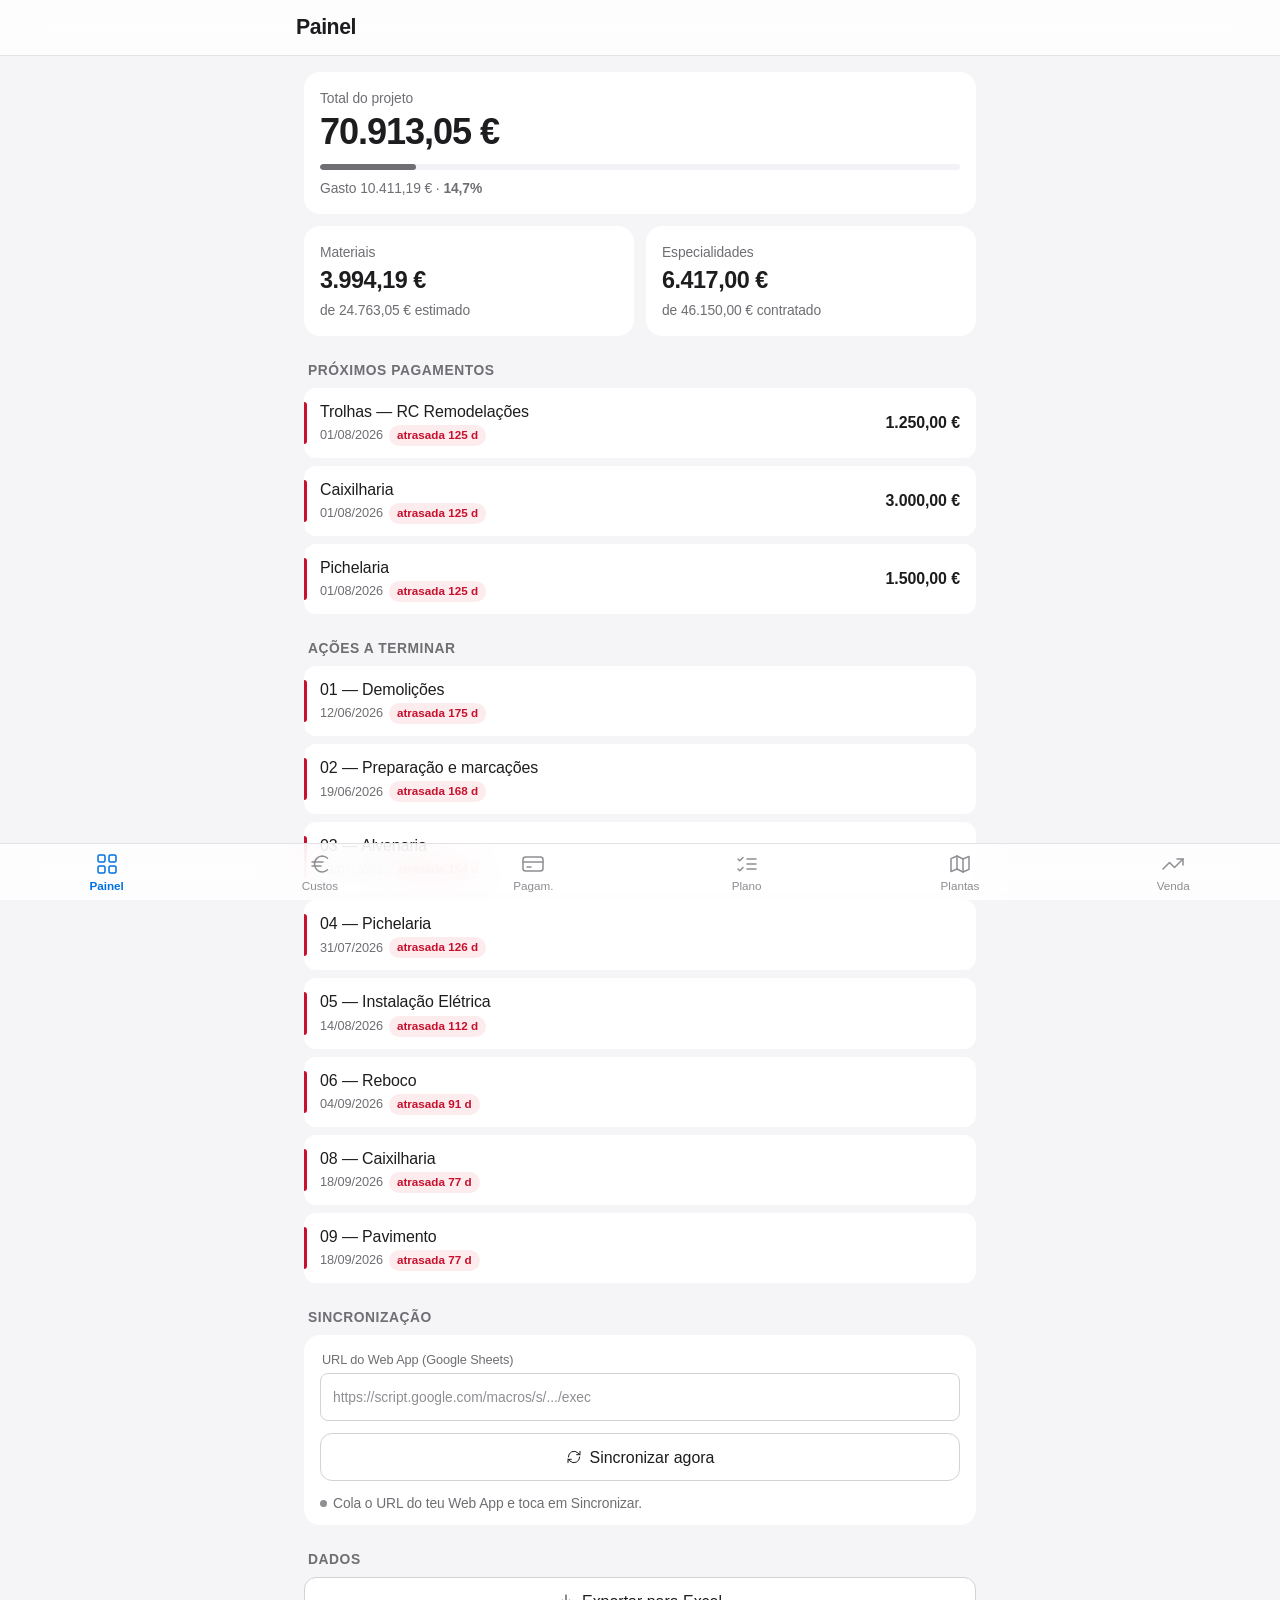
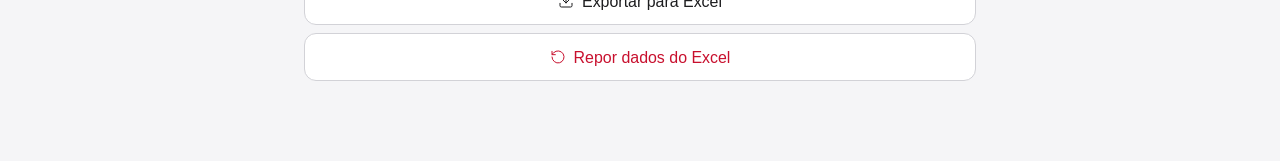
<file: obra/index.html>
<!DOCTYPE html>
<html lang="pt-PT">
<head>
  <meta charset="UTF-8">
  <!-- viewport-fit=cover para respeitar as safe-areas do iPhone -->
  <meta name="viewport" content="width=device-width, initial-scale=1.0, viewport-fit=cover, maximum-scale=5.0">
  <!-- a barra do sistema acompanha o tema claro/escuro -->
  <meta name="theme-color" content="#f5f5f7" media="(prefers-color-scheme: light)">
  <meta name="theme-color" content="#000000" media="(prefers-color-scheme: dark)">
  <meta name="color-scheme" content="light dark">
  <meta name="apple-mobile-web-app-capable" content="yes">
  <meta name="apple-mobile-web-app-status-bar-style" content="default">
  <title>Obra Bragança</title>
  <link rel="stylesheet" href="css/estilo.css">
</head>
<body>
  <!--
    Sprite de icones: traco monocromatico 1.5px, estilo SF Symbols / Lucide.
    Inline de proposito — mantem a app offline-first sem pedidos extra.
    Usar com <svg class="ic"><use href="#i-nome"></use></svg>
  -->
  <svg width="0" height="0" style="position:absolute" aria-hidden="true" focusable="false">
    <defs>
      <g id="s-base" fill="none" stroke="currentColor" stroke-width="1.5"
         stroke-linecap="round" stroke-linejoin="round"></g>
    </defs>
    <symbol id="i-painel" viewBox="0 0 24 24" fill="none" stroke="currentColor" stroke-width="1.5" stroke-linecap="round" stroke-linejoin="round">
      <rect x="3" y="3" width="7" height="7" rx="1.5"/><rect x="14" y="3" width="7" height="7" rx="1.5"/>
      <rect x="14" y="14" width="7" height="7" rx="1.5"/><rect x="3" y="14" width="7" height="7" rx="1.5"/>
    </symbol>
    <symbol id="i-custos" viewBox="0 0 24 24" fill="none" stroke="currentColor" stroke-width="1.5" stroke-linecap="round" stroke-linejoin="round">
      <path d="M4 10h11"/><path d="M4 14h9"/>
      <path d="M19.5 6.2A7.6 7.6 0 0 0 14.3 4 7.9 7.9 0 0 0 6.5 12c0 4.4 3.5 8 7.8 8a7.6 7.6 0 0 0 5.2-2.2"/>
    </symbol>
    <symbol id="i-pagamentos" viewBox="0 0 24 24" fill="none" stroke="currentColor" stroke-width="1.5" stroke-linecap="round" stroke-linejoin="round">
      <rect x="2" y="5" width="20" height="14" rx="2.5"/><path d="M2 10h20"/><path d="M6 15h4"/>
    </symbol>
    <symbol id="i-plano" viewBox="0 0 24 24" fill="none" stroke="currentColor" stroke-width="1.5" stroke-linecap="round" stroke-linejoin="round">
      <path d="m3 7 1.8 1.8L8 5.5"/><path d="m3 17 1.8 1.8L8 15.5"/>
      <path d="M12 7h9"/><path d="M12 12h9"/><path d="M12 17h9"/>
    </symbol>
    <symbol id="i-plantas" viewBox="0 0 24 24" fill="none" stroke="currentColor" stroke-width="1.5" stroke-linecap="round" stroke-linejoin="round">
      <path d="m9 4-6 2.6v13L9 17l6 3 6-2.6v-13L15 7z"/><path d="M9 4v13"/><path d="M15 7v13"/>
    </symbol>
    <symbol id="i-venda" viewBox="0 0 24 24" fill="none" stroke="currentColor" stroke-width="1.5" stroke-linecap="round" stroke-linejoin="round">
      <path d="M16 7h6v6"/><path d="m22 7-8.5 8.5-5-5L2 17"/>
    </symbol>

    <symbol id="i-mais" viewBox="0 0 24 24" fill="none" stroke="currentColor" stroke-width="1.75" stroke-linecap="round" stroke-linejoin="round">
      <path d="M5 12h14"/><path d="M12 5v14"/>
    </symbol>
    <symbol id="i-fechar" viewBox="0 0 24 24" fill="none" stroke="currentColor" stroke-width="1.75" stroke-linecap="round" stroke-linejoin="round">
      <path d="M18 6 6 18"/><path d="m6 6 12 12"/>
    </symbol>
    <symbol id="i-check" viewBox="0 0 24 24" fill="none" stroke="currentColor" stroke-width="2" stroke-linecap="round" stroke-linejoin="round">
      <path d="M20 6 9 17l-5-5"/>
    </symbol>
    <symbol id="i-seta" viewBox="0 0 24 24" fill="none" stroke="currentColor" stroke-width="1.75" stroke-linecap="round" stroke-linejoin="round">
      <path d="m9 18 6-6-6-6"/>
    </symbol>
    <symbol id="i-lixo" viewBox="0 0 24 24" fill="none" stroke="currentColor" stroke-width="1.5" stroke-linecap="round" stroke-linejoin="round">
      <path d="M3.5 6h17"/><path d="M18.5 6v13a2 2 0 0 1-2 2h-9a2 2 0 0 1-2-2V6"/>
      <path d="M9 6V4.5a1.5 1.5 0 0 1 1.5-1.5h3A1.5 1.5 0 0 1 15 4.5V6"/>
    </symbol>
    <symbol id="i-camara" viewBox="0 0 24 24" fill="none" stroke="currentColor" stroke-width="1.5" stroke-linecap="round" stroke-linejoin="round">
      <path d="M14.5 4h-5L7.5 7H4.5a2 2 0 0 0-2 2v8.5a2 2 0 0 0 2 2h15a2 2 0 0 0 2-2V9a2 2 0 0 0-2-2h-3z"/>
      <circle cx="12" cy="13" r="3.2"/>
    </symbol>
    <symbol id="i-sync" viewBox="0 0 24 24" fill="none" stroke="currentColor" stroke-width="1.5" stroke-linecap="round" stroke-linejoin="round">
      <path d="M3.5 12a8.5 8.5 0 0 1 14.4-6.1L21 8.5"/><path d="M21 3.5v5h-5"/>
      <path d="M20.5 12a8.5 8.5 0 0 1-14.4 6.1L3 15.5"/><path d="M3 20.5v-5h5"/>
    </symbol>
    <symbol id="i-descarregar" viewBox="0 0 24 24" fill="none" stroke="currentColor" stroke-width="1.5" stroke-linecap="round" stroke-linejoin="round">
      <path d="M21 15.5V19a2 2 0 0 1-2 2H5a2 2 0 0 1-2-2v-3.5"/><path d="m7.5 10.5 4.5 4.5 4.5-4.5"/><path d="M12 3v12"/>
    </symbol>
    <symbol id="i-repor" viewBox="0 0 24 24" fill="none" stroke="currentColor" stroke-width="1.5" stroke-linecap="round" stroke-linejoin="round">
      <path d="M3 12a9 9 0 1 0 2.6-6.4L3 8"/><path d="M3 3.5v5h5"/>
    </symbol>
    <symbol id="i-aviso" viewBox="0 0 24 24" fill="none" stroke="currentColor" stroke-width="1.5" stroke-linecap="round" stroke-linejoin="round">
      <path d="M10.3 4 3 17a2 2 0 0 0 1.7 3h14.6a2 2 0 0 0 1.7-3L13.7 4a2 2 0 0 0-3.4 0z"/>
      <path d="M12 9.5v4"/><path d="M12 17h.01"/>
    </symbol>
    <symbol id="i-ficheiro" viewBox="0 0 24 24" fill="none" stroke="currentColor" stroke-width="1.5" stroke-linecap="round" stroke-linejoin="round">
      <path d="M14.5 2.5H7a2 2 0 0 0-2 2v15a2 2 0 0 0 2 2h10a2 2 0 0 0 2-2V7z"/>
      <path d="M14 2.5V6a2 2 0 0 0 2 2h3.5"/><path d="M9 13h6"/><path d="M9 17h6"/>
    </symbol>
  </svg>

  <!-- Cabecalho: nome do ecra atual, sempre visivel -->
  <header class="cabecalho" id="cabecalho">
    <h1 class="cabecalho__titulo" id="titulo-ecra">Painel</h1>
  </header>

  <!-- Conteudo do ecra ativo -->
  <main class="conteudo" id="conteudo">
    <!-- preenchido por js/app.js -->
  </main>

  <!-- Barra de navegacao inferior fixa -->
  <nav class="tabbar" id="tabbar" aria-label="Navegação principal">
    <button class="tabbar__botao" data-ecra="painel" aria-label="Painel">
      <svg class="tabbar__icone ic" aria-hidden="true"><use href="#i-painel"></use></svg>
      <span class="tabbar__texto">Painel</span>
    </button>
    <button class="tabbar__botao" data-ecra="custos" aria-label="Custos">
      <svg class="tabbar__icone ic" aria-hidden="true"><use href="#i-custos"></use></svg>
      <span class="tabbar__texto">Custos</span>
    </button>
    <button class="tabbar__botao" data-ecra="pagamentos" aria-label="Pagamentos">
      <svg class="tabbar__icone ic" aria-hidden="true"><use href="#i-pagamentos"></use></svg>
      <span class="tabbar__texto">Pagam.</span>
    </button>
    <button class="tabbar__botao" data-ecra="cronograma" aria-label="Plano de ações">
      <svg class="tabbar__icone ic" aria-hidden="true"><use href="#i-plano"></use></svg>
      <span class="tabbar__texto">Plano</span>
    </button>
    <button class="tabbar__botao" data-ecra="plantas" aria-label="Plantas">
      <svg class="tabbar__icone ic" aria-hidden="true"><use href="#i-plantas"></use></svg>
      <span class="tabbar__texto">Plantas</span>
    </button>
    <button class="tabbar__botao" data-ecra="venda" aria-label="Venda">
      <svg class="tabbar__icone ic" aria-hidden="true"><use href="#i-venda"></use></svg>
      <span class="tabbar__texto">Venda</span>
    </button>
  </nav>

  <!-- SheetJS (local, sem CDN) para exportar Excel: define window.XLSX -->
  <script src="js/vendor/xlsx.mini.js"></script>
  <script type="module" src="js/app.js"></script>
</body>
</html>
</file>
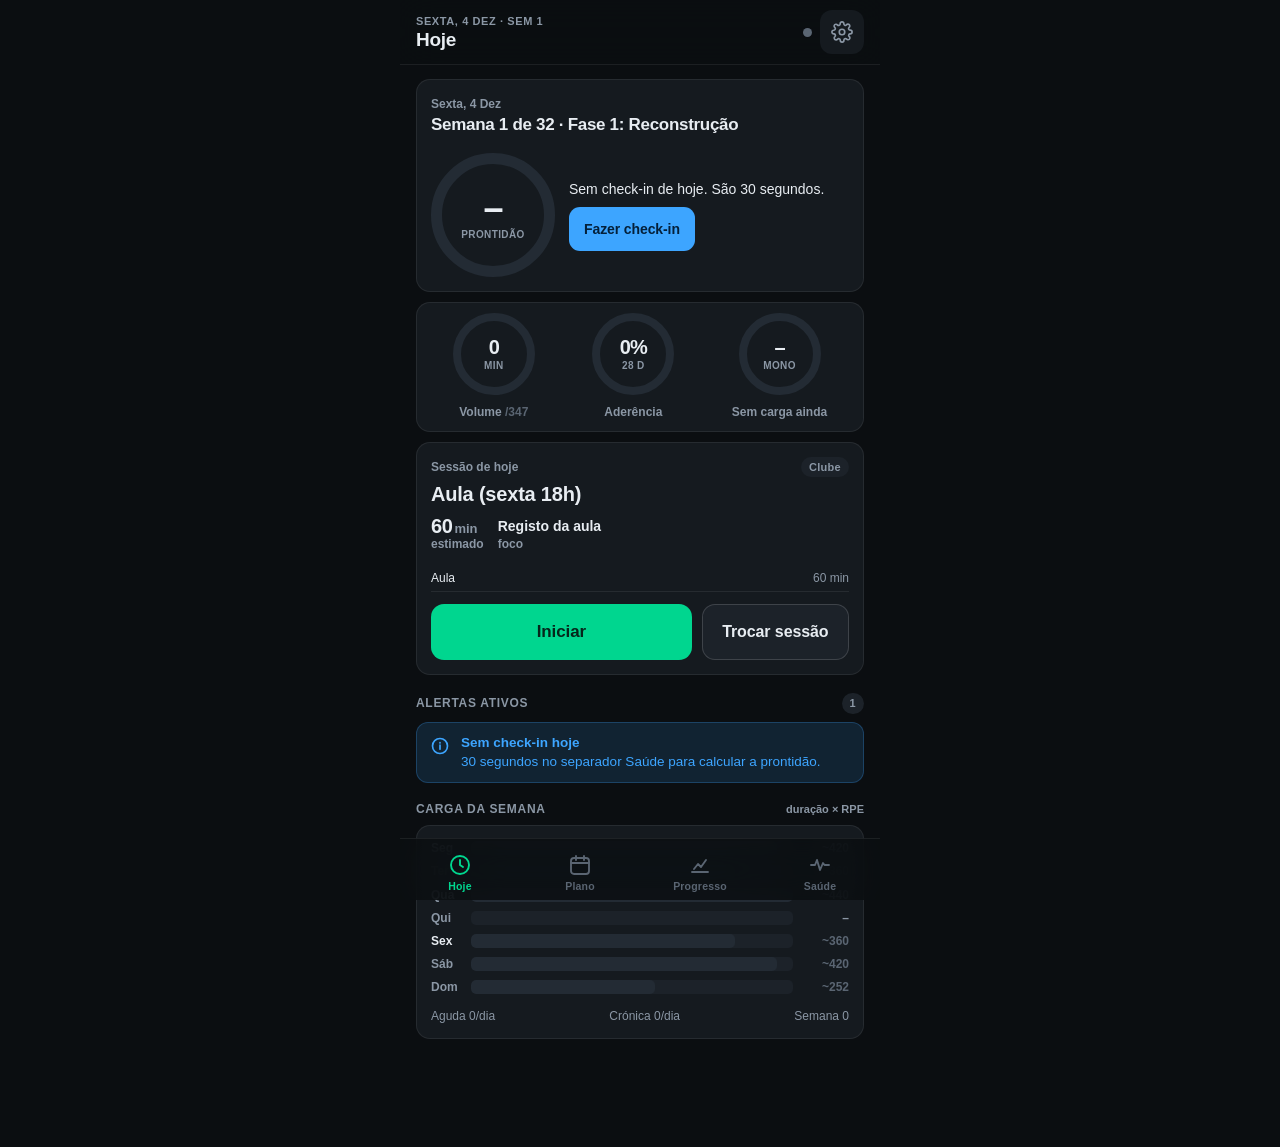
<file: tenis/index.html>
<!DOCTYPE html>
<html lang="pt" data-theme="dark">
<head>
<meta charset="UTF-8">
<title>Tennis Training OS</title>
<meta name="viewport" content="width=device-width, initial-scale=1, viewport-fit=cover, maximum-scale=1, user-scalable=no">
<meta name="apple-mobile-web-app-capable" content="yes">
<meta name="mobile-web-app-capable" content="yes">
<meta name="apple-mobile-web-app-status-bar-style" content="black-translucent">
<meta name="apple-mobile-web-app-title" content="Tennis OS">
<meta name="theme-color" content="#0B0E11">
<meta name="format-detection" content="telephone=no">
<link rel="apple-touch-icon" href="[data-uri]">
<style>
*{box-sizing:border-box;margin:0;padding:0;-webkit-tap-highlight-color:transparent}
:root{
  --bg:#0B0E11;--card:#151A1F;--card2:#1C2229;--card3:#232B34;
  --line:rgba(232,237,242,.08);--line2:rgba(232,237,242,.16);
  --text:#E8EDF2;--muted:#8B97A5;--dim:#5A6572;
  --green:#00D68F;--yellow:#FFC94D;--orange:#FF8A3D;--red:#FF5A5F;--blue:#3DA5FF;
  --green-bg:rgba(0,214,143,.14);--yellow-bg:rgba(255,201,77,.14);--orange-bg:rgba(255,138,61,.14);--red-bg:rgba(255,90,95,.14);--blue-bg:rgba(61,165,255,.14);
  --bar:rgba(11,14,17,.86);--on-accent:#06261B;
  --r:14px;--tab-h:62px;
  --font:-apple-system,BlinkMacSystemFont,"SF Pro Text","SF Pro Display","Helvetica Neue",Inter,Roboto,Arial,sans-serif;
}
[data-theme=light]{--bg:#EEF1F5;--card:#FFFFFF;--card2:#F3F5F8;--card3:#E7EBF0;--line:rgba(11,14,17,.08);--line2:rgba(11,14,17,.16);--text:#0B0E11;--muted:#4F5B68;--dim:#8B97A5;--bar:rgba(238,241,245,.88)}
html{background:var(--bg);-webkit-text-size-adjust:100%;height:100%;scroll-padding-top:72px;scroll-padding-bottom:calc(var(--tab-h) + env(safe-area-inset-bottom) + 16px)}
body{font-family:var(--font);background:var(--bg);color:var(--text);min-height:100%;-webkit-font-smoothing:antialiased;font-size:15px;line-height:1.35;overscroll-behavior-y:none;touch-action:manipulation}
button,input,select,textarea{font-family:inherit;color:inherit}
button{cursor:pointer;border:0;background:none}
input,textarea,select{font-size:16px}
#app{max-width:480px;margin:0 auto;min-height:100vh;padding-bottom:calc(var(--tab-h) + env(safe-area-inset-bottom) + 28px)}
.num{font-variant-numeric:tabular-nums;font-feature-settings:"tnum","lnum"}
.muted{color:var(--muted)}.dim{color:var(--dim)}.small{font-size:12px}.xs{font-size:11px}
.g{color:var(--green)}.y{color:var(--yellow)}.o{color:var(--orange)}.r{color:var(--red)}.b{color:var(--blue)}
.bg-g{background:var(--green-bg)}.bg-y{background:var(--yellow-bg)}.bg-o{background:var(--orange-bg)}.bg-r{background:var(--red-bg)}.bg-b{background:var(--blue-bg)}
.hide{display:none!important}
.row{display:flex;align-items:center;gap:10px}.between{justify-content:space-between}.wrap{flex-wrap:wrap}.col{display:flex;flex-direction:column}.grow{flex:1;min-width:0}
.center{text-align:center}.right{text-align:right}
.mt4{margin-top:4px}.mt8{margin-top:8px}.mt12{margin-top:12px}.mt16{margin-top:16px}.mb8{margin-bottom:8px}.mb12{margin-bottom:12px}

/* top bar */
.topbar{position:sticky;top:0;z-index:40;background:var(--bar);backdrop-filter:blur(18px) saturate(160%);-webkit-backdrop-filter:blur(18px) saturate(160%);padding:calc(env(safe-area-inset-top) + 10px) 16px 10px;display:flex;align-items:center;justify-content:space-between;border-bottom:1px solid var(--line)}
.topbar .eyebrow{font-size:11px;font-weight:600;letter-spacing:.6px;text-transform:uppercase;color:var(--muted)}
.topbar .title{font-size:19px;font-weight:700;letter-spacing:-.3px;line-height:1.15}
.iconbtn{width:44px;height:44px;border-radius:12px;display:inline-flex;align-items:center;justify-content:center;color:var(--muted);background:var(--card)}
.iconbtn:active{background:var(--card2)}
.iconbtn svg{width:22px;height:22px}

/* tab bar */
.tabbar{position:fixed;bottom:0;left:50%;transform:translateX(-50%);width:100%;max-width:480px;height:calc(var(--tab-h) + env(safe-area-inset-bottom));background:var(--bar);backdrop-filter:blur(18px) saturate(160%);-webkit-backdrop-filter:blur(18px) saturate(160%);border-top:1px solid var(--line);display:flex;padding:6px 0 env(safe-area-inset-bottom);z-index:40}
.tab{flex:1;display:flex;flex-direction:column;align-items:center;justify-content:center;gap:3px;color:var(--dim);font-size:10.5px;font-weight:600;letter-spacing:.2px;min-height:44px}
.tab svg{width:24px;height:24px}
.tab.active{color:var(--green)}

/* screens */
.screen{display:none;padding:14px 0 8px}
.screen.on{display:block;animation:fadeUp .22s cubic-bezier(.22,1,.36,1)}
@keyframes fadeUp{from{opacity:0;transform:translateY(8px)}to{opacity:1;transform:none}}
/* Sem transform: um ascendente com transform passa a ser o bloco de referência dos position:fixed
   que tem dentro. Usada onde há barras fixas por baixo (a de "Terminar sessão"), senão durante a
   animação a barra descola do fundo do ecrã e fica por cima da lista a apanhar os toques. */
@keyframes fadeIn{from{opacity:0}to{opacity:1}}
@keyframes slideUp{from{transform:translateY(24px);opacity:.6}to{transform:none;opacity:1}}
.sec{padding:0 16px;margin:18px 0 8px;font-size:12px;font-weight:700;letter-spacing:.7px;text-transform:uppercase;color:var(--muted);display:flex;justify-content:space-between;align-items:center}
.sec:first-child{margin-top:0}
.card{background:var(--card);border:1px solid var(--line);border-radius:var(--r);padding:14px;margin:0 16px 10px}
.card.tight{padding:10px 12px}
.card.flat{background:transparent;border-style:dashed}
.card h3{font-size:16px;font-weight:700;letter-spacing:-.2px}
.card h4{font-size:13px;font-weight:700;color:var(--muted);text-transform:uppercase;letter-spacing:.5px}
.kpi{font-size:34px;font-weight:700;letter-spacing:-1px;line-height:1}
.kpi.md{font-size:26px}.kpi.sm{font-size:20px;letter-spacing:-.4px}
.unit{font-size:13px;font-weight:600;color:var(--muted);margin-left:2px;letter-spacing:0}
.label{font-size:12px;color:var(--muted);font-weight:600}
.badge{display:inline-flex;align-items:center;gap:5px;padding:3px 8px;border-radius:999px;font-size:11px;font-weight:700;letter-spacing:.3px;background:var(--card2);color:var(--muted);white-space:nowrap}
.badge.g{background:var(--green-bg);color:var(--green)}.badge.y{background:var(--yellow-bg);color:var(--yellow)}.badge.r{background:var(--red-bg);color:var(--red)}.badge.b{background:var(--blue-bg);color:var(--blue)}.badge.o{background:var(--orange-bg);color:var(--orange)}
.dot{width:8px;height:8px;border-radius:50%;display:inline-block;flex:none}
.sync-dot{width:9px;height:9px;border-radius:50%;flex:none;background:var(--dim);transition:background .3s}
.sync-dot.ok{background:var(--green)}
.sync-dot.guardar,.sync-dot.ligar{background:var(--yellow);animation:blink 1s ease-in-out infinite}
.sync-dot.erro{background:var(--red)}
@keyframes blink{0%,100%{opacity:1}50%{opacity:.35}}

/* buttons */
.btn{min-height:50px;width:100%;border-radius:13px;font-weight:700;font-size:16px;display:inline-flex;align-items:center;justify-content:center;gap:8px;border:1px solid var(--line2);background:var(--card2);color:var(--text);padding:0 16px;letter-spacing:-.1px;transition:transform .08s}
.btn:active{transform:scale(.985)}
.btn.primary{background:var(--green);color:var(--on-accent);border-color:transparent}
.btn.blue{background:var(--blue);color:#04203A;border-color:transparent}
.btn.warn{background:var(--yellow);color:#2E2200;border-color:transparent}
.btn.danger{background:var(--red-bg);color:var(--red);border-color:transparent}
.btn.ghost{background:transparent}
.btn.sm{min-height:44px;font-size:14px;width:auto;padding:0 14px;border-radius:11px}
.btn.xs{min-height:36px;font-size:13px;width:auto;padding:0 12px;border-radius:10px}
.btn[disabled]{opacity:.45;pointer-events:none}
.btn-row{display:flex;gap:10px}.btn-row .btn{flex:1}

/* forms */
.field{margin-top:12px}
.field label{display:block;font-size:12px;font-weight:700;color:var(--muted);margin-bottom:6px;letter-spacing:.3px}
.input,textarea.input{width:100%;min-height:48px;background:var(--card2);border:1px solid var(--line2);border-radius:12px;padding:10px 12px;color:var(--text);outline:none;-webkit-appearance:none;appearance:none}
.input:focus{border-color:var(--blue)}
textarea.input{min-height:74px;resize:vertical;line-height:1.4}
input[type=date].input{color-scheme:dark}
[data-theme=light] input[type=date].input{color-scheme:light}
.seg{display:flex;gap:6px}
.seg button{flex:1;min-height:44px;border-radius:11px;background:var(--card2);border:1px solid var(--line);font-weight:700;font-size:15px;color:var(--muted)}
.seg button.on{background:var(--blue-bg);border-color:var(--blue);color:var(--blue)}
.seg.g button.on{background:var(--green-bg);border-color:var(--green);color:var(--green)}
.seg.scale button{font-size:14px;padding:0 4px}
.seg button small{display:block;font-size:10px;font-weight:600;opacity:.8;margin-top:1px}
.chips{display:flex;gap:8px;flex-wrap:wrap}
.chip{min-height:38px;padding:0 13px;border-radius:999px;background:var(--card2);border:1px solid var(--line);font-weight:600;font-size:14px;color:var(--muted);display:inline-flex;align-items:center}
.chip.on{background:var(--blue-bg);border-color:var(--blue);color:var(--blue)}
.stepper{display:inline-flex;align-items:center;gap:4px}
.stepper button{width:44px;height:44px;border-radius:11px;background:var(--card2);border:1px solid var(--line2);font-size:22px;font-weight:600;line-height:1;color:var(--text)}
.stepper button:active{background:var(--card3)}
.stepper .val{min-width:46px;text-align:center;font-size:22px;font-weight:700;letter-spacing:-.5px}
.stepper.sm button{width:38px;height:38px;font-size:18px}.stepper.sm .val{min-width:36px;font-size:18px}
.stepper.xs{gap:2px}.stepper.xs button{width:34px;height:40px;font-size:18px;border-radius:9px}.stepper.xs .val{min-width:30px;font-size:17px}
.rpe-grid{display:grid;grid-template-columns:repeat(5,1fr);gap:6px}
.rpe-grid button{min-height:52px;border-radius:11px;background:var(--card2);border:1px solid var(--line);font-weight:800;font-size:17px;color:var(--muted);display:flex;flex-direction:column;align-items:center;justify-content:center;gap:1px}
.rpe-grid button small{font-size:9px;font-weight:600;letter-spacing:.1px}
.rpe-grid button.on{color:var(--text);border-color:var(--text);background:var(--card3)}
.rpe-guia{margin-top:8px;border-top:1px solid var(--line);padding-top:8px}
.rpe-guia summary{font-size:12.5px;font-weight:700;color:var(--blue);cursor:pointer;min-height:32px;display:flex;align-items:center;list-style:none}
.rpe-guia summary::-webkit-details-marker{display:none}
.rpe-guia summary::before{content:"▸";margin-right:6px;transition:transform .15s;display:inline-block}
.rpe-guia[open] summary::before{transform:rotate(90deg)}
.rpe-guia td{vertical-align:top;padding:7px 4px}
.rpe-grid button.on.g{border-color:var(--green);color:var(--green)}.rpe-grid button.on.y{border-color:var(--yellow);color:var(--yellow)}.rpe-grid button.on.r{border-color:var(--red);color:var(--red)}
.opt{display:flex;align-items:center;gap:12px;padding:12px;border-radius:12px;background:var(--card2);border:1px solid var(--line);margin-top:8px;min-height:56px}
.opt:active{background:var(--card3)}
.opt .ico{width:36px;height:36px;border-radius:10px;display:flex;align-items:center;justify-content:center;flex:none;font-size:18px}
.opt b{display:block;font-size:15px}.opt span{font-size:12.5px;color:var(--muted)}
.fs-elapsed{font-size:13px;font-weight:700;color:var(--muted);padding:6px 10px;border-radius:9px;background:var(--card)}
.ghost-hint{font-size:11px;color:var(--dim);margin-top:2px}
.sub{font-size:11px;font-weight:800;letter-spacing:.8px;text-transform:uppercase;color:var(--muted)}
.numrow{display:flex;align-items:center;gap:8px;padding:9px 0;border-bottom:1px solid var(--line);min-height:56px}
.numrow:last-of-type{border-bottom:0}
.numrow .nl{font-size:15px;font-weight:600}
.numrow .nh{font-size:11.5px;color:var(--dim);margin-top:1px;line-height:1.25}
.numrow .nin{width:82px;min-height:46px;text-align:center;font-size:19px;font-weight:700;padding:6px 4px;flex:none}
.numrow .nu{font-size:12px;font-weight:700;color:var(--muted);width:34px;flex:none}
.chip.pain.p1{background:var(--yellow-bg);border-color:var(--yellow);color:var(--yellow)}
.chip.pain.p2{background:var(--red-bg);border-color:var(--red);color:var(--red)}
.shots{display:flex;gap:8px;flex-wrap:wrap}
.shot{position:relative;width:72px;height:104px;border-radius:10px;overflow:hidden;background:var(--card2);border:1px solid var(--line2);flex:none}
.shot img{width:100%;height:100%;object-fit:cover;display:block}
.shot-x{position:absolute;top:2px;right:2px;width:26px;height:26px;border-radius:50%;background:rgba(11,14,17,.8);color:var(--text);display:flex;align-items:center;justify-content:center}
.shot-x svg{width:14px;height:14px}
.shot.add{display:flex;align-items:center;justify-content:center;font-size:26px;color:var(--muted);border-style:dashed;cursor:pointer}
.shot-full{position:fixed;inset:0;z-index:120;background:rgba(0,0,0,.94);display:flex;align-items:center;justify-content:center;padding:16px}
.shot-full img{max-width:100%;max-height:100%;object-fit:contain;border-radius:8px}
input[type=range]{width:100%;-webkit-appearance:none;appearance:none;height:44px;background:transparent}
input[type=range]::-webkit-slider-runnable-track{height:6px;border-radius:3px;background:var(--card3)}
input[type=range]::-webkit-slider-thumb{-webkit-appearance:none;width:28px;height:28px;border-radius:50%;background:var(--text);margin-top:-11px;box-shadow:0 1px 4px rgba(0,0,0,.4)}
.toggle{width:52px;height:32px;border-radius:16px;background:var(--card3);position:relative;flex:none;border:1px solid var(--line2)}
.toggle::after{content:"";position:absolute;top:3px;left:3px;width:24px;height:24px;border-radius:50%;background:var(--muted);transition:transform .18s,background .18s}
.toggle.on{background:var(--green-bg);border-color:var(--green)}.toggle.on::after{transform:translateX(20px);background:var(--green)}
.check{width:28px;height:28px;border-radius:8px;border:2px solid var(--line2);display:inline-flex;align-items:center;justify-content:center;flex:none}
.check.on{background:var(--green);border-color:var(--green);color:var(--on-accent)}
.checkbtn{width:48px;height:48px;display:flex;align-items:center;justify-content:center;flex:none;border-radius:12px}
.checkbtn:active{background:var(--card2)}

/* rings */
.ring{position:relative;display:inline-block;flex:none}
.ring svg{display:block;transform:rotate(-90deg)}
.ring .fg{transition:stroke-dashoffset .9s cubic-bezier(.22,1,.36,1)}
.ring .txt{position:absolute;inset:0;display:flex;flex-direction:column;align-items:center;justify-content:center;text-align:center;line-height:1}
.ring .txt .v{font-weight:700;letter-spacing:-1px}
.ring .txt .l{font-size:10px;color:var(--muted);font-weight:700;letter-spacing:.4px;text-transform:uppercase;margin-top:4px}

/* bars */
.bars{display:flex;flex-direction:column;gap:7px}
.bar{display:flex;align-items:center;gap:10px;font-size:12px}
.bar .d{width:30px;color:var(--muted);font-weight:700}
.bar .track{flex:1;height:14px;background:var(--card2);border-radius:5px;position:relative;overflow:hidden}
.bar .plan{position:absolute;left:0;top:0;bottom:0;background:var(--card3);border-radius:5px}
.bar .fill{position:absolute;left:0;top:0;bottom:0;border-radius:5px;background:var(--blue);transition:width .8s cubic-bezier(.22,1,.36,1)}
.bar .v{width:46px;text-align:right;color:var(--muted);font-weight:600}
.bar.today .d{color:var(--text)}

/* alerts */
.alert{display:flex;gap:10px;align-items:flex-start;padding:11px 12px;border-radius:12px;margin:0 16px 8px;font-size:13.5px;line-height:1.35;border:1px solid transparent}
.alert .ic{flex:none;width:22px;height:22px;display:flex;align-items:center;justify-content:center;margin-top:1px}
.alert b{display:block;font-size:13.5px;margin-bottom:1px}
.alert.r{background:var(--red-bg);border-color:rgba(255,90,95,.25)}.alert.r .ic,.alert.r b{color:var(--red)}
.alert.y{background:var(--yellow-bg);border-color:rgba(255,201,77,.25)}.alert.y .ic,.alert.y b{color:var(--yellow)}
.alert.b{background:var(--blue-bg);border-color:rgba(61,165,255,.25)}.alert.b .ic,.alert.b b{color:var(--blue)}
.alert.g{background:var(--green-bg);border-color:rgba(0,214,143,.25)}.alert.g .ic,.alert.g b{color:var(--green)}
.alert.o{background:var(--orange-bg);border-color:rgba(255,138,61,.25)}.alert.o .ic,.alert.o b{color:var(--orange)}

/* calendar strip */
.weekstrip{display:grid;grid-template-columns:repeat(7,1fr);gap:6px;margin:0 16px 10px}
.day{background:var(--card);border:1px solid var(--line);border-radius:12px;padding:8px 2px 7px;text-align:center;min-height:74px;display:flex;flex-direction:column;align-items:center;gap:4px}
.day.sel{border-color:var(--blue)}
.day.today .dn{color:var(--green)}
.day .dn{font-size:10px;font-weight:700;color:var(--muted);letter-spacing:.3px}
.day .dd{font-size:15px;font-weight:700}
.day .st{width:22px;height:22px;border-radius:50%;display:flex;align-items:center;justify-content:center;font-size:12px;font-weight:800}
.st.done{background:var(--green);color:var(--on-accent)}.st.swapped{background:var(--yellow);color:#2E2200}.st.missed{background:var(--red-bg);color:var(--red)}.st.rest{background:var(--card2);color:var(--dim)}.st.today{border:2px solid var(--green);color:var(--green)}.st.upcoming{border:1.5px solid var(--line2);color:var(--dim)}.st.moved{background:var(--blue-bg);color:var(--blue)}
.day .sk{font-size:9.5px;color:var(--dim);font-weight:700;letter-spacing:.2px}

/* phases */
.phase{border-left:3px solid var(--line2);padding-left:12px;margin-left:2px}
.phase.on{border-left-color:var(--green)}
.phase.past{opacity:.6}
.plist{display:flex;flex-direction:column;gap:10px}
.pbar{height:6px;border-radius:3px;background:var(--card2);overflow:hidden;position:relative}
.pbar>i{position:absolute;left:0;top:0;bottom:0;background:var(--green);border-radius:3px;transition:width .8s cubic-bezier(.22,1,.36,1)}

/* lists */
.list{display:flex;flex-direction:column}
.list .item{display:flex;align-items:center;gap:12px;padding:12px 0;border-bottom:1px solid var(--line);min-height:52px}
.list .item:last-child{border-bottom:0}
.list .item.tap:active{opacity:.7}

/* sheets & overlays */
.backdrop{position:fixed;inset:0;background:rgba(0,0,0,.6);z-index:80;display:flex;align-items:flex-end;justify-content:center;animation:fadeIn .15s}
/* 90dvh (e não 90vh) porque no Safari do iPhone vh conta com as barras escondidas: a folha ficava
   mais alta que o ecrã visível e o botão principal caía por baixo da área tocável. */
.sheet{position:relative;background:var(--card);border-radius:22px 22px 0 0;width:100%;max-width:480px;max-height:90vh;max-height:90dvh;overflow:auto;padding:12px 16px 0;animation:slideUp .25s cubic-bezier(.22,1,.36,1);-webkit-overflow-scrolling:touch}
.sheet>*:last-child:not(.sheet-foot){margin-bottom:calc(18px + env(safe-area-inset-bottom))}
/* Rodapé colado ao fundo da folha: a ação principal fica sempre à vista, mesmo com a folha a rolar. */
.sheet-foot{position:sticky;bottom:0;margin:16px -16px 0;padding:12px 16px calc(14px + env(safe-area-inset-bottom));background:var(--card);border-top:1px solid var(--line);z-index:2}
.sheet-foot>*+*{margin-top:8px}
.sheet .grab{width:40px;height:5px;border-radius:3px;background:var(--line2);margin:0 auto 12px}
.sheet-x{position:absolute;top:10px;right:10px;width:34px;height:34px;border-radius:50%;background:var(--card2);color:var(--muted);display:flex;align-items:center;justify-content:center;z-index:1}
.sheet-x svg{width:16px;height:16px}
.sheet h2{font-size:20px;font-weight:800;letter-spacing:-.3px;margin-bottom:4px}
/* scroll-padding: ao abrir um exercício a app faz scrollIntoView; sem isto o cabeçalho do exercício
   ia parar por baixo da barra fixa de cima (ou da de baixo) e parecia que o toque não tinha feito nada. */
.fullscreen{position:fixed;inset:0;z-index:70;background:var(--bg);overflow:auto;-webkit-overflow-scrolling:touch;animation:fadeIn .22s cubic-bezier(.22,1,.36,1);scroll-padding-top:calc(70px + env(safe-area-inset-top));scroll-padding-bottom:calc(100px + env(safe-area-inset-bottom))}
/* folga por baixo maior que a barra de "Terminar sessão" (≈77px + área segura), senão o último
   exercício da lista fica por baixo dela e não há mais scroll para o tirar de lá. */
.fullscreen .inner{max-width:480px;margin:0 auto;padding-bottom:calc(150px + env(safe-area-inset-bottom))}
.fs-bar{position:sticky;top:0;z-index:5;background:var(--bar);backdrop-filter:blur(18px);-webkit-backdrop-filter:blur(18px);padding:calc(env(safe-area-inset-top) + 8px) 12px 8px;display:flex;align-items:center;gap:8px;border-bottom:1px solid var(--line)}
.fs-bar .title{font-weight:800;font-size:16px;flex:1;min-width:0;white-space:nowrap;overflow:hidden;text-overflow:ellipsis}
.fs-foot{position:fixed;bottom:0;left:50%;transform:translateX(-50%);width:100%;max-width:480px;padding:10px 16px calc(12px + env(safe-area-inset-bottom));background:var(--bar);backdrop-filter:blur(18px);-webkit-backdrop-filter:blur(18px);border-top:1px solid var(--line);z-index:6}
#toast{position:fixed;left:50%;bottom:calc(var(--tab-h) + env(safe-area-inset-bottom) + 18px);transform:translateX(-50%) translateY(20px);background:var(--card3);color:var(--text);padding:11px 16px;border-radius:12px;font-weight:600;font-size:14px;z-index:200;opacity:0;pointer-events:none;transition:all .25s;max-width:92%;text-align:center;border:1px solid var(--line2);box-shadow:0 8px 30px rgba(0,0,0,.45)}
#toast.show{opacity:1;transform:translateX(-50%) translateY(0)}

/* exercises (session) */
.ex{background:var(--card);border:1px solid var(--line);border-radius:var(--r);margin:0 16px 10px;overflow:hidden}
.ex.done{border-color:rgba(0,214,143,.35)}
.ex.blocked{opacity:.55}
.ex-head{display:flex;align-items:center;gap:12px;padding:12px;min-height:64px}
.ex-head .ill{width:88px;height:48px;flex:none;border-radius:10px;background:var(--card2);display:flex;align-items:center;justify-content:center;overflow:hidden;padding:2px}
.ex-head .ill svg{width:100%;height:100%}
.ex-head .ill svg text{display:none}
.ex-head .nm{font-weight:700;font-size:15px;line-height:1.2}
.ex-head .tg{font-size:12.5px;color:var(--muted);margin-top:3px}
.ex-head .chev{color:var(--dim);transition:transform .2s}
.ex.open .ex-head .chev{transform:rotate(180deg)}
.ex-body{display:none;padding:0 12px 14px;border-top:1px solid var(--line)}
.ex.open .ex-body{display:block}
.ill-big{width:100%;aspect-ratio:2/1;background:var(--card2);border-radius:12px;margin:12px 0;display:flex;align-items:center;justify-content:center;overflow:hidden}
.ill-big svg{width:100%;height:100%}
.tip{font-size:13.5px;color:var(--muted);line-height:1.4;margin-top:8px}
.tip b{color:var(--text)}
.tip.err{color:var(--text)}.tip.err b{color:var(--red)}
.tip.note{color:var(--text);background:var(--blue-bg);border-radius:10px;padding:9px 11px;font-size:13px}
.tip.note b{color:var(--blue)}
.setrow{display:grid;grid-template-columns:44px 1fr auto;align-items:center;gap:8px;padding:6px 0;border-bottom:1px solid var(--line)}
.setrow:last-child{border-bottom:0}
.setrow .sn{font-size:13px;font-weight:700;color:var(--muted)}
.roundrow{display:grid;grid-template-columns:1fr auto;gap:6px;padding:10px 0;border-bottom:1px solid var(--line)}
.roundrow:last-child{border-bottom:0}
.rr-head{display:flex;justify-content:space-between;align-items:baseline}
.rr-head .rn{font-weight:800;font-size:14px}
.rr-head .rp{font-size:12.5px;color:var(--muted);margin-left:6px}
.rr-pct{font-weight:800;font-size:18px;letter-spacing:-.5px}
.rr-fields{display:flex;gap:10px;justify-content:space-between;margin-top:8px}
.rr-f{flex:1;text-align:center}
.rr-f .label{margin-bottom:4px;font-size:11px}
.block-head{padding:16px 16px 8px;display:flex;justify-content:space-between;align-items:baseline}
.block-head h3{font-size:15px;font-weight:800;letter-spacing:-.2px}
.block-head .m{font-size:12px;color:var(--muted);font-weight:700}
.timer{background:var(--card2);border-radius:14px;padding:14px;text-align:center;margin-top:12px;border:1px solid var(--line)}
.timer .t{font-size:46px;font-weight:800;letter-spacing:-2px;line-height:1}
.timer .st{font-size:12px;font-weight:700;color:var(--muted);text-transform:uppercase;letter-spacing:.6px;margin-top:6px}
.timer.work{border-color:var(--red);background:var(--red-bg)}.timer.work .st{color:var(--red)}
.timer.rest{border-color:var(--blue);background:var(--blue-bg)}.timer.rest .st{color:var(--blue)}
.timer.done{border-color:var(--green)}
.laps{display:flex;gap:6px;flex-wrap:wrap;margin-top:10px}
.lap{padding:6px 10px;border-radius:9px;background:var(--card);font-weight:700;font-size:14px;border:1px solid var(--line)}
.lap.best{border-color:var(--green);color:var(--green)}
.summary-big{font-size:22px;font-weight:800;letter-spacing:-.5px;line-height:1.2}

/* charts */
.chart{width:100%;overflow:hidden}
.chart svg{width:100%;height:auto;display:block}
.legend{display:flex;gap:12px;flex-wrap:wrap;font-size:11.5px;color:var(--muted);font-weight:600;margin-top:6px}
.legend i{width:10px;height:10px;border-radius:3px;display:inline-block;margin-right:5px;vertical-align:-1px}
.table{width:100%;border-collapse:collapse;font-size:13px}
.table th{text-align:left;font-size:11px;color:var(--muted);text-transform:uppercase;letter-spacing:.4px;padding:6px 4px;border-bottom:1px solid var(--line)}
.table td{padding:8px 4px;border-bottom:1px solid var(--line)}
.table tr:last-child td{border-bottom:0}
.table td.n{text-align:right}
.spark{display:flex;align-items:flex-end;gap:2px;height:28px}
.spark i{flex:1;background:var(--blue);border-radius:2px;min-height:2px;opacity:.85}
.empty{padding:26px 16px;text-align:center;color:var(--muted);font-size:14px;line-height:1.45}
.empty b{color:var(--text)}
</style>
</head>
<body>
<div id="app">
  <header class="topbar">
    <div>
      <div class="eyebrow" id="tb-eyebrow">Tennis OS</div>
      <div class="title" id="tb-title">Hoje</div>
    </div>
    <div class="row" style="gap:8px">
      <span class="sync-dot local" id="sync-dot" title="Só neste dispositivo"></span>
      <button class="iconbtn" data-act="open-settings" aria-label="Definições">
        <svg viewBox="0 0 24 24" fill="none" stroke="currentColor" stroke-width="1.8" stroke-linecap="round" stroke-linejoin="round"><circle cx="12" cy="12" r="3"/><path d="M19.4 15a1.7 1.7 0 0 0 .3 1.8l.1.1a2 2 0 1 1-2.8 2.8l-.1-.1a1.7 1.7 0 0 0-1.8-.3 1.7 1.7 0 0 0-1 1.5V21a2 2 0 1 1-4 0v-.1a1.7 1.7 0 0 0-1.1-1.5 1.7 1.7 0 0 0-1.8.3l-.1.1a2 2 0 1 1-2.8-2.8l.1-.1a1.7 1.7 0 0 0 .3-1.8 1.7 1.7 0 0 0-1.5-1H3a2 2 0 1 1 0-4h.1a1.7 1.7 0 0 0 1.5-1.1 1.7 1.7 0 0 0-.3-1.8l-.1-.1a2 2 0 1 1 2.8-2.8l.1.1a1.7 1.7 0 0 0 1.8.3H9a1.7 1.7 0 0 0 1-1.5V3a2 2 0 1 1 4 0v.1a1.7 1.7 0 0 0 1 1.5 1.7 1.7 0 0 0 1.8-.3l.1-.1a2 2 0 1 1 2.8 2.8l-.1.1a1.7 1.7 0 0 0-.3 1.8V9a1.7 1.7 0 0 0 1.5 1H21a2 2 0 1 1 0 4h-.1a1.7 1.7 0 0 0-1.5 1z"/></svg>
      </button>
    </div>
  </header>
  <main id="screens">
    <section id="scr-hoje" class="screen on"></section>
    <section id="scr-plano" class="screen"></section>
    <section id="scr-progresso" class="screen"></section>
    <section id="scr-saude" class="screen"></section>
  </main>
  <nav class="tabbar">
    <button class="tab active" data-act="tab" data-tab="hoje"><svg viewBox="0 0 24 24" fill="none" stroke="currentColor" stroke-width="1.9" stroke-linecap="round" stroke-linejoin="round"><circle cx="12" cy="12" r="9"/><path d="M12 7v5l3 2"/></svg>Hoje</button>
    <button class="tab" data-act="tab" data-tab="plano"><svg viewBox="0 0 24 24" fill="none" stroke="currentColor" stroke-width="1.9" stroke-linecap="round" stroke-linejoin="round"><rect x="3" y="5" width="18" height="16" rx="3"/><path d="M3 10h18M8 3v4M16 3v4"/></svg>Plano</button>
    <button class="tab" data-act="tab" data-tab="progresso"><svg viewBox="0 0 24 24" fill="none" stroke="currentColor" stroke-width="1.9" stroke-linecap="round" stroke-linejoin="round"><path d="M4 19h16M6 16l4-5 3 3 5-7"/></svg>Progresso</button>
    <button class="tab" data-act="tab" data-tab="saude"><svg viewBox="0 0 24 24" fill="none" stroke="currentColor" stroke-width="1.9" stroke-linecap="round" stroke-linejoin="round"><path d="M3 12h4l2-5 3 10 3-7 1.5 2H21"/></svg>Saúde</button>
  </nav>
  <div id="fs"></div>
  <div id="overlay"></div>
  <div id="toast"></div>
</div>
<script>
'use strict';
/* =====================================================================
   TENNIS TRAINING OS — ficheiro único, offline, sem dependências.
   Secções: utils · estado · plano · biblioteca · saúde/prontidão ·
            carga · ecrãs · sessão ativa · trocas · gráficos · SVG · import
   ===================================================================== */

// ============================== UTILS ==============================
const $=(s,r=document)=>r.querySelector(s);
const $$=(s,r=document)=>[...r.querySelectorAll(s)];
const pad=n=>String(n).padStart(2,'0');
const isoOf=d=>d.getFullYear()+'-'+pad(d.getMonth()+1)+'-'+pad(d.getDate());
const parseISO=s=>{const [y,m,d]=s.split('-').map(Number);return new Date(y,m-1,d)};
const addDays=(s,n)=>{const d=parseISO(s);d.setDate(d.getDate()+n);return isoOf(d)};
const dow=s=>(parseISO(s).getDay()+6)%7; // Seg=0 … Dom=6
const mondayOf=s=>addDays(s,-dow(s));
const diffDays=(a,b)=>Math.round((parseISO(b)-parseISO(a))/864e5);
const DIAS=['Segunda','Terça','Quarta','Quinta','Sexta','Sábado','Domingo'];
const DIAS_S=['Seg','Ter','Qua','Qui','Sex','Sáb','Dom'];
const MESES_S=['Jan','Fev','Mar','Abr','Mai','Jun','Jul','Ago','Set','Out','Nov','Dez'];
const fmtDate=s=>{const d=parseISO(s);return DIAS[dow(s)]+', '+d.getDate()+' '+MESES_S[d.getMonth()]};
const fmtShort=s=>{const d=parseISO(s);return d.getDate()+' '+MESES_S[d.getMonth()]};
const fmtMMSS=sec=>{sec=Math.max(0,Math.round(sec));return pad(Math.floor(sec/60))+':'+pad(sec%60)};
const fmtLap=sec=>sec>=60?fmtMMSS(sec):(Math.round(sec*10)/10).toFixed(1)+'s';
const clamp=(v,a,b)=>Math.min(b,Math.max(a,v));
const pct=(a,b)=>b>0?Math.round(100*a/b):0;
const esc=s=>String(s??'').replace(/[&<>"']/g,c=>({'&':'&amp;','<':'&lt;','>':'&gt;','"':'&quot;',"'":'&#39;'}[c]));
const uid=()=>Date.now().toString(36)+Math.random().toString(36).slice(2,7);
const sum=a=>a.reduce((x,y)=>x+(+y||0),0);
const mean=a=>a.length?sum(a)/a.length:0;
const median=a=>{if(!a.length)return null;const s=[...a].sort((x,y)=>x-y);const m=s.length>>1;return s.length%2?s[m]:(s[m-1]+s[m])/2};
const num=(v,d=0)=>{const n=parseFloat(v);return isFinite(n)?n:d};

// Hooks de desenvolvimento (só via URL): #d=AAAA-MM-DD força a data de "hoje"; #dev-reset apaga os dados.
let TODAY_OVERRIDE=null;
(function(){const m=location.hash.match(/d=(\d{4}-\d{2}-\d{2})/);if(m)TODAY_OVERRIDE=m[1];if(/dev-reset/.test(location.hash)){try{localStorage.removeItem('tennisOS.v1')}catch(e){}}})();
const today=()=>TODAY_OVERRIDE||isoOf(new Date());

let toastT;
function toast(msg,ms=2200){const t=$('#toast');t.textContent=msg;t.classList.add('show');clearTimeout(toastT);toastT=setTimeout(()=>t.classList.remove('show'),ms)}

// ============================== ESTADO ==============================
const KEY='tennisOS.v1';
function defaultState(){return{
  version:1,createdAt:new Date().toISOString(),
  settings:{startDate:mondayOf(today()),weekendDay:'both',weekendV2:true,healthV2:true,matchDate:'',theme:'dark',stepGoal:6000,age:0,hrMax:0},
  sessions:[],      // registos de sessões concluídas
  health:{},        // 'AAAA-MM-DD' -> check-in diário
  shots:{},         // 'AAAA-MM-DD' -> prints da app do relógio (reduzidos)
  swaps:[],         // histórico de trocas {date,from,to,reason,detail}
  overrides:{},     // 'AAAA-MM-DD' -> {key,opts,reason,detail} sessão trocada para o dia
  lastLogs:{},      // exId -> último registo (pré-preenchimento)
  ext:{workouts:[],imports:[],daily:{}},  // dados importados (Apple Health / CSV): treinos, histórico de importações, FC/sono por dia
  active:null,      // sessão em curso (rascunho)
  rev:0,            // revisão, para saber qual dispositivo tem o mais recente
  ui:{tab:'hoje',planWeek:null,progEx:null}
}}
let S=loadState();
function loadState(){
  try{const raw=localStorage.getItem(KEY);if(!raw)return defaultState();
    const s=JSON.parse(raw);return migrate(s)}catch(e){console.warn('estado inválido',e);return defaultState()}
}
function migrate(s){const d=defaultState();
  for(const k of Object.keys(d))if(s[k]===undefined)s[k]=d[k];
  s.settings=Object.assign({},d.settings,s.settings||{});
  // Os dois dias de fim de semana passaram a estar disponíveis: aplica uma vez e depois respeita a escolha
  if(!s.settings.weekendV2){s.settings.weekendDay='both';s.settings.weekendV2=true}
  s.ext=Object.assign({workouts:[],imports:[],daily:{}},s.ext||{});
  s.ui=Object.assign({},d.ui,s.ui||{});
  // v2 do check-in: a dor passou de 0-2 para 0-10 e o "como estás" de uma pergunta para três.
  // Converte uma vez e marca, para não voltar a converter valores já convertidos.
  if(!s.settings.healthV2){
    for(const k in (s.health||{})){
      const h=s.health[k];if(!h)continue;
      if(h.pain)for(const seg in h.pain){const v=h.pain[seg]||0;h.pain[seg]=v>=2?6:v===1?3:0}
      // Rebentado/Assim-assim/Bem (1-3) → energia 1/3/5. As outras duas perguntas ficam por
      // responder: melhor vazio do que inventado, e a prontidão já lida com fatores em falta.
      if(h.state&&h.energia==null)h.energia={1:1,2:3,3:5}[h.state]||3;
    }
    s.settings.healthV2=true;
  }
  return s}
let saveT;
// persist escreve no telemóvel. saveNow marca uma revisão nova e manda sincronizar.
function persist(){
  try{localStorage.setItem(KEY,JSON.stringify(S));return true}catch(e){
    // Sem espaço: os prints são o que ocupa. Larga os mais antigos e tenta outra vez.
    const days=Object.keys(S.shots||{}).sort();let dropped=0;
    while(days.length){delete S.shots[days.shift()];dropped++;
      try{localStorage.setItem(KEY,JSON.stringify(S));toast('Sem espaço: apaguei os prints de '+dropped+' dia(s) antigo(s)',4000);return true}catch(_){}}
    toast('Sem espaço para guardar. Exporta o JSON e apaga prints.',5000);return false;
  }
}
function save(){clearTimeout(saveT);saveT=setTimeout(saveNow,60)}
function saveNow(){clearTimeout(saveT);S.rev=(S.rev||0)+1;const ok=persist();syncQueue();return ok}
window.addEventListener('pagehide',saveNow);document.addEventListener('visibilitychange',()=>{if(document.hidden)saveNow()});

// ============================== SINCRONIZAÇÃO ==============================
// Os dados vivem no telemóvel (rápido, funciona offline) e, quando a app corre publicada,
// sincronizam com o armazenamento do artefacto, para estarem em qualquer dispositivo.
// Os prints ficam sempre só no dispositivo: são imagens e não vale a pena atravessá-las.
const SYNC_DOC='estado/tenis';
const SYNC={db:null,ready:false,state:'local',at:null,t:null,busy:false,pending:false};
const SYNC_TXT={local:'Só neste dispositivo',ligar:'A ligar…',ok:'Sincronizado',guardar:'A guardar…',erro:'Falhou'};
function syncSet(st){SYNC.state=st;const el=$('#sync-dot');if(el){el.className='sync-dot '+st;el.title=SYNC_TXT[st]||st}
  if(S.ui.tab==='saude'||$('.sheet'))return;}
function syncBody(){
  return {v:1,rev:S.rev||0,at:new Date().toISOString(),
    settings:S.settings,sessions:S.sessions,health:S.health,swaps:S.swaps,
    overrides:S.overrides,lastLogs:S.lastLogs,ext:S.ext};
}
// O que vem do servidor pode vir congelado (os SDKs costumam congelar o que devolvem). Metido
// direto no estado, a escrita seguinte rebentava — "object is not extensible" — e o dispositivo
// deixava de conseguir guardar fosse o que fosse. Copia-se tudo antes de entrar.
function clonar(v){try{return structuredClone(v)}catch(e){return JSON.parse(JSON.stringify(v))}}
function syncAdopt(b){
  b=clonar(b);
  if(b.settings)S.settings=Object.assign({},S.settings,b.settings);
  if(Array.isArray(b.sessions))S.sessions=b.sessions;
  if(Array.isArray(b.swaps))S.swaps=b.swaps;
  for(const k of ['health','overrides','lastLogs','ext'])if(b[k]&&typeof b[k]==='object')S[k]=b[k];
  S=migrate(S);S.rev=b.rev||0;persist(); // persist e não saveNow: adotar não é uma revisão nova
}
function syncQueue(){if(!SYNC.db||!SYNC.ready)return;clearTimeout(SYNC.t);SYNC.t=setTimeout(syncPush,1200)}
async function syncPush(){
  if(!SYNC.db||!SYNC.ready)return;
  if(SYNC.busy){SYNC.pending=true;return}
  SYNC.busy=true;syncSet('guardar');
  try{await SYNC.db.doc(SYNC_DOC).set(syncBody());SYNC.at=Date.now();syncSet('ok')}
  catch(e){console.warn('sync push',e);syncSet('erro')}
  finally{SYNC.busy=false;if(SYNC.pending){SYNC.pending=false;syncQueue()}}
}
async function syncInit(){
  if(typeof claude==='undefined'||!claude||typeof claude.use!=='function'){syncSet('local');return}
  syncSet('ligar');
  let db=null;try{db=await claude.use('db')}catch(e){}
  if(!db){syncSet('local');return}
  SYNC.db=db;
  try{
    const snap=await db.doc(SYNC_DOC).get();
    const b=snap.exists?snap.data():null;
    // Só depois de uma leitura boa é que se pode escrever, senão um dispositivo
    // novo e vazio apagaria o que está no servidor.
    SYNC.ready=true;
    if(b&&(b.rev||0)>(S.rev||0)){syncAdopt(b);render();toast('Dados carregados do servidor')}
    else await syncPush();
    SYNC.at=Date.now();syncSet('ok');
    db.doc(SYNC_DOC).onSnapshot(s=>{
      if(!s.exists)return;const r=s.data();
      if((r.rev||0)>(S.rev||0)){syncAdopt(r);SYNC.at=Date.now();syncSet('ok');render();toast('Atualizado a partir de outro dispositivo',3000)}
    },e=>{console.warn('sync stream',e);syncSet('erro')});
  }catch(e){console.warn('sync init',e);syncSet('erro')}
}
document.addEventListener('visibilitychange',()=>{if(document.hidden){clearTimeout(SYNC.t);syncPush()}});

// ============================== PLANO ==============================
const PLAN_WEEKS=32;
const PHASES=[
  {n:1,from:1,to:8,name:'Reconstrução',focus:'Foco quase total no serviço: lançamento consistente, pronação, terminar do lado oposto, 2.º serviço com efeito.',kpis:['Acertos no alvo a subir semana a semana','Duplas faltas por set abaixo de 3']},
  {n:2,from:9,to:20,name:'Padrões',focus:'Explorar a vantagem de canhoto: slice aberto no lado da vantagem que arrasta o destro para o revés e para fora do campo. Revés com direção.',kpis:['60% de primeiros serviços dentro em jogo','Padrão serviço aberto + direita para o espaço']},
  {n:3,from:21,to:32,name:'Competição',focus:'Mais sets, menos técnica. Força passa de resistência para potência: menos reps, mais intenção.',kpis:['Sets ganhos contra adversários variados','Duplas faltas por set abaixo de 2']}
];
const MATCH_PHASE={n:4,name:'Semana de prova',focus:'Volume técnico cai 40%. Sem força pesada nos 3 dias anteriores. Aulas mantidas.',kpis:['Chegar fresco: prontidão acima de 70 no dia']};

function weekOf(d){return Math.floor(diffDays(S.settings.startDate,d)/7)+1}
function isMatchWeek(d){const m=S.settings.matchDate;return !!m&&mondayOf(m)===mondayOf(d)}
function daysToMatch(d){const m=S.settings.matchDate;return m?diffDays(d,m):null}
function weekInfo(d){
  const w=weekOf(d);const wc=clamp(w,1,PLAN_WEEKS);
  const ph=PHASES.find(p=>wc>=p.from&&wc<=p.to);
  const deload=w>=1&&w%4===0;const match=isMatchWeek(d);
  return {w,wc,ph:match?MATCH_PHASE:ph,basePh:ph,deload,match,beyond:w>PLAN_WEEKS,before:w<1};
}
// Dias de fim de semana disponíveis. 'both' usa sábado e domingo; a força divide-se pelos dois.
function weekendDays(){const w=S.settings.weekendDay;return w==='both'?[5,6]:w==='sun'?[6]:[5]}
const splitWeekend=()=>S.settings.weekendDay==='both';
// Sessão planeada por dia da semana. 'S5' resolve para S5b (ou S5a se houver jogo), 'S6' para S5c.
function plannedKey(d){
  const k=dow(d);
  if(k===0)return 'S1';if(k===1)return 'S2';if(k===2)return 'S3';if(k===3)return null;if(k===4)return 'S4';
  const wd=weekendDays();if(!wd.includes(k))return null;
  return k===wd[0]?'S5':'S6';
}
function sessionsOn(d){return S.sessions.filter(s=>s.date===d)}
function weekendDone(d){ // sessão de fim de semana desta semana já feita?
  const mon=mondayOf(d);const sat=addDays(mon,5),sun=addDays(mon,6);
  return S.sessions.some(s=>(s.date===sat||s.date===sun)&&(['S5','S6'].includes(s.planned)||['S5a','S5b','S5c'].includes(s.key)));
}
// Resolve o que o dia "é": planeado, chave efetiva (com trocas), registos, estado
function resolveDay(d){
  const planned=plannedKey(d);const recs=sessionsOn(d);const ov=S.overrides[d]||null;
  let key=ov?ov.key:(planned==='S5'?'S5b':planned==='S6'?'S5c':planned);
  let optional=false;
  // outro dia do fim de semana: sessão S5 em aberto pode ser feita aqui
  if(!planned&&!ov&&(dow(d)===5||dow(d)===6)&&!weekendDone(d)){key='S5b';optional=true}
  let status;
  const t=today();
  if(recs.length)status=recs.some(r=>r.swapReason)?'swapped':'done';
  else if(!planned&&!ov){status=optional&&d>=t?'optional':'rest'}
  else if(d<t){status=(planned==='S5'&&!splitWeekend()&&weekendDone(d))?'moved':'missed'}
  else if(d===t)status='today';else status='upcoming';
  return {date:d,planned,key,ov,recs,status,optional};
}

// ============================== BIBLIOTECA ==============================
// Tipos de registo: checkbox · tempo · sets_reps · servico · spider · corrida_intervalos · jogo · aula
// seg: segmentos com impacto (para trocas por dor): ombro, cotovelo, joelho, costas
const EX={
  corda:{name:'Corda de saltar',type:'tempo',svg:'corda',seg:['joelho','aquiles'],imp:true,desc:'Ritmo leve, saltos baixos (2-3 cm), pés juntos, aterrar na ponta do pé com o calcanhar a roçar o chão.',err:'Saltar alto e aterrar de calcanhar. Isto é aquecimento e progressão de tendão, não é cardio.',rope:true},
  mobilidade:{name:'Rotações de ombro e anca, círculos de braço',type:'checkbox',svg:'mobilidade',desc:'10 rotações de ombro para cada lado, 10 círculos de anca, 10 círculos de braço grandes e lentos.',err:'Fazer depressa. Amplitude total, sem dor.'},
  serv_aq:{name:'8 serviços a 50% de força',type:'checkbox',svg:'servico_alvos',seg:['ombro','cotovelo'],desc:'Só para acordar o ombro. Lançamento, contacto alto, terminar do lado oposto.',err:'Ir logo a 100%. O ombro frio é onde o tendão parte.',serve:true},
  serv_rondas:{name:'Serviço: 8 rondas × 8 bolas',type:'servico',svg:'servico_alvos',seg:['ombro','cotovelo'],rounds:8,serve:true,
    desc:'Serve as 8, vai buscar, repete. A ida a buscar dá ~40 s de pausa, que é o intervalo real entre pontos. Não acelerar.',err:'Servir as 8 bolas em 30 segundos. O ritmo é parte do treino.',
    roundPlan:[
      {n:1,label:'Só lançamento',goal:'Sem bater. A bola cai sempre no mesmo ponto à frente do pé da frente.',target:'Lançamento no ponto = "alvo"'},
      {n:2,label:'50% força',goal:'Pronação e terminar do lado oposto. Alvo: qualquer caixa.',target:'Caixa de serviço'},
      {n:3,label:'50% força',goal:'Pronação e terminar do lado oposto. Alvo: qualquer caixa.',target:'Caixa de serviço'},
      {n:4,label:'Aberto (lado vantagem)',goal:'Slice canhoto que foge para o revés do destro. Alvo: zona exterior da caixa.',target:'Zona aberta, lado vantagem'},
      {n:5,label:'Aberto (lado vantagem)',goal:'Mesmo alvo. Contacto ligeiramente à direita da bola.',target:'Zona aberta, lado vantagem'},
      {n:6,label:'Aberto (lado vantagem)',goal:'Mesmo alvo, agora a 80% de força.',target:'Zona aberta, lado vantagem'},
      {n:7,label:'2.º serviço com efeito',goal:'Kick/slice pesado, alvo largo. Zero duplas faltas.',target:'Metade exterior da caixa'},
      {n:8,label:'2.º serviço com efeito',goal:'Alvo largo, alternar lados.',target:'Metade exterior da caixa'}]},
  spider:{name:'Spider drill',type:'spider',svg:'spider',seg:['joelho','aquiles'],imp:true,reps:5,rest:90,desc:'8 bolas espalhadas pelos cantos e linhas. Parte do centro, recolhe uma, volta ao centro. Cronómetro por repetição, 90 s de pausa.',err:'Correr em linha reta e travar de calcanhar. Passos pequenos ao chegar à bola, split-step ao voltar ao centro.'},
  splitstep:{name:'Split-step + deslocamento lateral',type:'tempo',svg:'splitstep',seg:['joelho','aquiles'],imp:true,sets:4,secs:30,desc:'Salto curto a dois pés, aterrar largo, deslocar lateral 3 passos, split-step, voltar.',err:'Split-step alto. É um salto de 5 cm, no tempo do adversário a bater.'},
  sombra_reves:{name:'Sombra de revés a uma mão (capa posta)',type:'sets_reps',svg:'sombra_reves',seg:['ombro'],sets:3,reps:15,slow:true,desc:'Capa da raquete posta cria resistência. Movimento lento, ombros a rodar, terminar com o braço estendido e o peito aberto.',err:'Abrir o ombro cedo demais. O peito fica de lado até ao contacto. Não é para suar, é para gravar o gesto.'},
  aula:{name:'Aula',type:'aula',svg:'aula'},
  corrida_solta:{name:'Corrida a soltar',type:'tempo',svg:'corrida',seg:['joelho','aquiles'],imp:true,min:10,desc:'Ritmo de conversa. Só a subir a temperatura.',err:'Começar já a puxar.'},
  intervalos:{name:'Intervalos 12 × (30 s forte / 60 s a andar)',type:'corrida_intervalos',svg:'intervalos',seg:['joelho','aquiles'],imp:true,reps:12,work:30,rest:60,desc:'30 s a 85-90%, 60 s a andar. O ponto de ténis dura 6 a 10 s: intervalos curtos servem o objetivo, corrida contínua longa não.',err:'Fazer os primeiros 4 a sprint total e morrer no 8. Ritmo que consegues repetir 12 vezes.',note:'Intervalos curtos porque o ponto de ténis dura 6 a 10 segundos. Corrida contínua longa não serve o objetivo.'},
  corrida_calma:{name:'Corrida calma',type:'tempo',svg:'corrida',seg:['joelho','aquiles'],imp:true,min:8,desc:'Baixar a pulsação. Ritmo muito fácil.',err:'Parar de repente depois dos intervalos.'},
  remada:{name:'Remada australiana',type:'sets_reps',svg:'remada',seg:['ombro','cotovelo'],sets:3,reps:'8-12',repsN:10,prog:true,desc:'Corpo inclinado sob a barra, corpo em tábua, puxar o peito à barra e apertar as omoplatas em cima.',err:'Anca a cair e cotovelos a abrir. Cotovelos junto ao corpo, corpo rígido.'},
  chinup_neg:{name:'Chin-up negativo',type:'sets_reps',svg:'chinup',seg:['ombro','cotovelo'],sets:3,reps:5,prog:true,desc:'Subir com apoio (salto ou banco), descer em 4 segundos controlados até braços estendidos.',err:'Deixar-se cair nos últimos 20 cm. É aí que o ombro e o cotovelo trabalham.'},
  flexoes:{name:'Flexões',type:'sets_reps',svg:'flexao',seg:['ombro','cotovelo'],sets:3,reps:'8-12',repsN:10,prog:true,desc:'Mãos à largura dos ombros, corpo em tábua, peito quase ao chão, cotovelos a 45°.',err:'Anca a descer primeiro e cabeça a picar. Corpo move-se em bloco.'},
  ytw:{name:'YTW deitado',type:'sets_reps',svg:'ytw',seg:['ombro'],sets:2,reps:12,desc:'De barriga para baixo. Braços em Y, depois T, depois W, elevando 5-10 cm com polegares para cima. As 3 letras contam 1 rep.',err:'Elevar com o pescoço e trapézio. As omoplatas fazem o trabalho.'},
  prancha_lat:{name:'Prancha lateral',type:'sets_reps',svg:'prancha_lat',seg:['ombro'],sets:3,reps:30,unit:'s',perSide:true,desc:'Cotovelo debaixo do ombro, anca alta, corpo em linha. 30 s por lado.',err:'Anca a cair. Se cai, para e conta o tempo que aguentaste em linha.'},
  jogo:{name:'Jogo: sets completos',type:'jogo',svg:'jogo',desc:'Sets completos, não peloteio. Joga os padrões que treinaste: serviço aberto na vantagem, direita para o espaço.',err:'Tentar ganhar cada ponto com o revés paralelo. Usa o padrão.'},
  afundo_bulgaro:{name:'Afundo búlgaro',type:'sets_reps',svg:'afundo_bulgaro',seg:['joelho'],sets:3,reps:8,perSide:true,prog:true,desc:'Pé de trás numa cadeira. Descer até o joelho da frente fazer 90°, tronco ligeiramente inclinado, subir pelo calcanhar.',err:'Joelho da frente a fugir para dentro. Joelho alinhado com o 2.º dedo do pé.'},
  ponte_gluteo:{name:'Ponte de glúteo a uma perna',type:'sets_reps',svg:'ponte_gluteo',seg:['costas'],sets:3,reps:10,perSide:true,prog:true,desc:'Deitado, um pé no chão, outra perna esticada. Subir a anca até alinhar ombro-anca-joelho, 1 s em cima.',err:'Arquear a lombar para subir mais. A subida vem do glúteo, costelas fechadas.'},
  nordico:{name:'Deslize de calcanhar / nórdico assistido',type:'sets_reps',svg:'nordico',seg:['joelho','costas'],sets:3,reps:6,prog:true,desc:'De joelhos, pés presos, descer o tronco à frente devagar segurando com os isquiotibiais; ajudar com as mãos a subir.',err:'Dobrar a anca. Anca esticada, o movimento é só no joelho.'},
  gemeos:{name:'Elevação de gémeos a uma perna',type:'sets_reps',svg:'gemeos',seg:['joelho','aquiles'],imp:true,sets:3,reps:15,perSide:true,prog:true,desc:'Num degrau, subir alto na ponta do pé, descer devagar abaixo do nível do degrau.',err:'Reps rápidas e curtas. Amplitude total, 2 s a descer, protege o Aquiles no piso rápido.'},
  deadbug:{name:'Dead bug',type:'sets_reps',svg:'deadbug',seg:['costas'],sets:3,reps:10,perSide:true,desc:'De costas, braços e joelhos a 90°. Esticar braço e perna opostos devagar, lombar colada ao chão.',err:'Lombar a levantar do chão. Expira ao esticar, costelas para baixo.'},
  agach_salto:{name:'Agachamento com salto',type:'sets_reps',svg:'agach_salto',seg:['joelho','costas','aquiles'],imp:true,sets:4,reps:5,power:true,desc:'Agachar a 1/4, saltar com intenção máxima, aterrar suave e absorver. Pausa entre reps.',err:'Reps encadeadas a saltitar. Cada salto é máximo, com reset entre elas.'},
  skater:{name:'Salto lateral (skater)',type:'sets_reps',svg:'skater',seg:['joelho','aquiles'],imp:true,sets:3,reps:6,perSide:true,power:true,desc:'Saltar lateralmente de uma perna para a outra, aterrar e estabilizar 1 s antes do próximo.',err:'Aterrar com o joelho a colapsar para dentro. Estabiliza antes de saltar.'},
  serv_curto:{name:'Serviço curto: 3 rondas × 8 bolas com alvo',type:'servico',svg:'servico_alvos',seg:['ombro','cotovelo'],rounds:3,serve:true,desc:'Alvo definido antes de cada ronda. Ritmo de jogo, ritual completo.',err:'Servir sem alvo. Sem alvo não há registo que sirva.',
    roundPlan:[{n:1,label:'Aberto lado vantagem',goal:'Slice para o revés do destro.',target:'Zona aberta'},{n:2,label:'T lado igualdade',goal:'Slice canhoto que entra pelo T.',target:'T'},{n:3,label:'2.º serviço',goal:'Efeito, alvo largo, zero duplas.',target:'Metade exterior'}]},
  mob_ombro:{name:'Mobilidade de ombro e anca (20 min)',type:'checkbox',svg:'mobilidade',desc:'Círculos, rotações externas com toalha, ponte de anca, gato-camelo. Sem carga.',err:'Transformar isto em treino. Hoje é para recuperar.'},
  corda_leve:{name:'Corda de saltar (leve)',type:'tempo',svg:'corda',seg:['joelho','aquiles'],imp:true,rope:true,desc:'Ritmo baixo, saltos rasos.',err:'Aterrar de calcanhar.'},
  caminhada:{name:'Caminhada',type:'passos',svg:'caminhada',target:6000,mins:45,desc:'Passada longa, braços a mexer, tronco direito. Ritmo a que consegues falar mas não cantar.',err:'Andar devagar a olhar para o telemóvel. Isso é passear, não é treino.',note:'A caminhada não substitui os intervalos. Serve para acumular volume aeróbio sem carregar o Aquiles nem o joelho. Conta para a carga, nunca conta como dia de alta intensidade.'}
};
const EX_SHORT={sombra_reves:'Sombra revés',remada:'Remada',chinup_neg:'Chin-up neg.',flexoes:'Flexões',ytw:'YTW',prancha_lat:'Prancha lat.',afundo_bulgaro:'Afundo búlgaro',ponte_gluteo:'Ponte glúteo',nordico:'Nórdico',gemeos:'Gémeos',deadbug:'Dead bug',agach_salto:'Agach. salto',skater:'Skater'};
// Sessões. physical=true escala com descarga/60%. intensity: 'high' conta para a regra de dias seguidos.
const SESSIONS={
  S1:{name:'Campo em casa: Serviço + Pés',short:'Serviço + Pés',dur:70,focus:'Serviço (lançamento, pronação, aberto)',place:'Campo em casa',intensity:'med',physical:true,court:true,
    blocks:[
      {id:'aq',name:'Aquecimento',min:8,priority:false,ex:['corda','mobilidade','serv_aq']},
      {id:'serv',name:'Bloco Serviço',min:40,priority:true,serve:true,ex:['serv_rondas'],note:'Só tens 8 bolas: serve as 8, vai buscar, repete. A ida a buscar dá 40 s de pausa, que é exatamente o intervalo real entre pontos. Não acelerar.'},
      {id:'pes',name:'Bloco Pés',min:15,priority:true,ex:['spider','splitstep']},
      {id:'sombra',name:'Bloco Sombra',min:7,priority:false,ex:['sombra_reves']}]},
  S2:{name:'Aula (terça 20h)',short:'Aula',dur:60,focus:'Registo da aula',place:'Clube',intensity:'med',lesson:true,blocks:[{id:'aula',name:'Aula',min:60,priority:true,ex:['aula']}]},
  S3:{name:'Hotel: Intervalos + Barras',short:'Intervalos + Barras',dur:55,focus:'Resistência de repetição + tração',place:'Hotel',intensity:'high',physical:true,
    blocks:[
      {id:'corrida',name:'Corrida (30 min)',min:30,priority:true,ex:['corrida_solta','intervalos','corrida_calma'],note:'Intervalos curtos porque o ponto de ténis dura 6 a 10 segundos. Corrida contínua longa não serve o objetivo.'},
      {id:'barras',name:'Barras (25 min)',min:25,priority:true,strength:true,ex:['remada','chinup_neg','flexoes','ytw','prancha_lat'],note:'Puxar tem de ser o dobro de empurrar, senão o ombro do serviço cede.'}]},
  S4:{name:'Aula (sexta 18h)',short:'Aula',dur:60,focus:'Registo da aula',place:'Clube',intensity:'med',lesson:true,blocks:[{id:'aula',name:'Aula',min:60,priority:true,ex:['aula']}]},
  S5a:{name:'Jogo',short:'Jogo',dur:90,focus:'Sets completos, padrões de canhoto',place:'Campo',intensity:'high',match:true,blocks:[{id:'jogo',name:'Jogo',min:90,priority:true,ex:['jogo']}]},
  S5b:{name:'Força + Serviço curto',short:'Força + Serviço',dur:60,focus:'Pernas, anca, potência + alvo de serviço',place:'Casa / campo',intensity:'med',physical:true,
    blocks:[
      {id:'forca',name:'Força (40 min)',min:40,priority:true,strength:true,ex:['afundo_bulgaro','ponte_gluteo','nordico','gemeos','deadbug','agach_salto','skater']},
      {id:'serv',name:'Serviço curto (20 min)',min:20,priority:true,serve:true,ex:['serv_curto']}]},
  S5c:{name:'Potência + Core + Sombra',short:'Potência + Core',dur:45,focus:'Potência de pernas, core e gesto do revés',place:'Casa',intensity:'med',physical:true,
    blocks:[
      {id:'pot',name:'Potência (18 min)',min:18,priority:true,strength:true,ex:['agach_salto','skater'],note:'Segundo dia do fim de semana: aqui não há serviço. O ombro já serviu segunda, nas duas aulas e no dia anterior.'},
      {id:'core',name:'Core (12 min)',min:12,priority:true,strength:true,ex:['deadbug','prancha_lat']},
      {id:'sombra',name:'Sombra de revés (12 min)',min:12,priority:true,ex:['sombra_reves']}]},
  RAIN:{name:'Interior: Força + Sombra + Corda',short:'Interior',dur:45,focus:'Sem campo: força, gesto e tendão',place:'Casa (interior)',intensity:'med',physical:true,
    blocks:[
      {id:'corda',name:'Corda (progressão)',min:6,priority:false,ex:['corda']},
      {id:'forca',name:'Força',min:30,priority:true,strength:true,ex:['afundo_bulgaro','ponte_gluteo','gemeos','deadbug','skater']},
      {id:'sombra',name:'Sombra',min:9,priority:true,ex:['sombra_reves']}]},
  MOB:{name:'Mobilidade / recuperação',short:'Mobilidade',dur:20,focus:'Recuperar',place:'Casa',intensity:'low',blocks:[{id:'mob',name:'Mobilidade',min:20,priority:true,ex:['mob_ombro']}]},
  WALK:{name:'Caminhada',short:'Caminhada',dur:45,focus:'Volume aeróbio sem impacto',place:'Rua',intensity:'low',physical:true,blocks:[{id:'walk',name:'Caminhada',min:45,priority:true,ex:['caminhada']}]},
  // Corrida: aquecimento + intervalos + retorno à calma. Intervalos e não corrida contínua longa
  // porque o ponto de ténis dura 6-10 s — é a mesma razão que está na sessão de hotel.
  RUN:{name:'Corrida',short:'Corrida',dur:45,focus:'Motor aeróbio e repetição de esforços curtos',place:'Rua',intensity:'high',physical:true,blocks:[
    {id:'run_aq',name:'Aquecimento',min:10,ex:['corrida_solta']},
    {id:'run_int',name:'Intervalos',min:25,priority:true,ex:['intervalos']},
    {id:'run_calma',name:'Retorno à calma',min:10,ex:['corrida_calma']}]}
};
const SESSION_LABEL={S1:'Serviço + Pés',S2:'Aula',S3:'Hotel',S4:'Aula',S5:'Fim de semana',S6:'Potência + Core',S5a:'Jogo',S5b:'Força + Serviço',S5c:'Potência + Core',RAIN:'Interior',MOB:'Mobilidade',WALK:'Caminhada',RUN:'Corrida'};

// Progressão de força por semana do plano
function strengthNote(w,ph){
  if(ph&&ph.n===3)return {t:'Fase Competição: potência. Menos reps (5-6), mais intenção e velocidade.',reps:6};
  if(w<=4)return {t:'Semanas 1-4: aprender o gesto. Reps base, controlado, sem falhar.'};
  if(w<=8)return {t:'Semanas 5-8: subir para 12 reps por série.',reps:12};
  if(w<=16)return {t:'Semanas 9-16: descida controlada de 3 s em cada rep.'};
  return {t:'Semana 17+: pausa de 2 s na posição baixa.'};
}
// Corda: 4 min na semana 1, +1 min por semana (teto 12). Agressiva para o Aquiles.
function ropeQuota(w){return clamp(4+(clamp(w,1,99)-1),4,12)}
function ropeSplit(w,deload){const q=ropeQuota(w)*(deload?0.6:1);const s1=Math.min(q,8);return {quota:Math.round(q*10)/10,s1:Math.round(s1*10)/10,s5:Math.round((q-s1)*10)/10}}
const scaleN=(n,f)=>Math.max(1,Math.round(n*f));

// Constrói a sessão concreta para um dia: escalas, bloqueios, notas da semana
// opts: {factor, short, painSegs:[...], key}
function buildSession(key,d,opts={}){
  const def=SESSIONS[key];if(!def)return null;
  const wi=weekInfo(d);const w=clamp(wi.w,1,99);
  let factor=opts.factor||1;
  const flags=[];
  if(def.physical&&wi.deload){factor=Math.min(factor,0.6);flags.push({k:'deload',t:'Semana de descarga: volume a 60%'})}
  if(def.physical&&wi.match&&!wi.deload){factor=Math.min(factor,0.6);flags.push({k:'match',t:'Semana de prova: volume técnico a 60%'})}
  if(opts.factor&&opts.factor<1)flags.push({k:'reduced',t:'Volume a '+Math.round(opts.factor*100)+'%'});
  if(opts.short)flags.push({k:'short',t:'Versão curta: só blocos prioritários'});
  const dtm=daysToMatch(d);const noHeavy=dtm!==null&&dtm>=1&&dtm<=3;
  if(noHeavy&&def.blocks.some(b=>b.strength))flags.push({k:'nostrength',t:'Faltam '+dtm+' dias para a prova: sem força pesada'});
  // Dor: reduz primeiro, fecha só quando é sério. Cada domínio (serviço, impacto, tronco) tem o
  // seu nível, e cada nível o seu fator: verde 100%, amarelo 50%, vermelho fecha.
  const ps=painState(d);
  const painSegs=opts.painSegs||[];
  const dom={};for(const k of PAIN_DOMS)dom[k]=ps.doms[k];
  // A troca manual "tenho dor em X" continua a valer, e soma-se ao que está no check-in.
  for(const s of painSegs){const e=PAIN_SEGS.find(x=>x[0]===s);if(e)dom[e[2]]=PIOR(dom[e[2]],'r')}
  if(opts.blockServe)dom.serve='r';
  const domWhy={};
  for(const p of ps.piores)domWhy[p.dom]=(domWhy[p.dom]?domWhy[p.dom]+' e ':'')+p.label.toLowerCase()+' '+p.v+'/10';
  for(const s of painSegs){const e=PAIN_SEGS.find(x=>x[0]===s);if(e&&!domWhy[e[2]])domWhy[e[2]]='dor declarada no '+e[1].toLowerCase()}
  if(opts.blockServe&&!domWhy.serve)domWhy.serve='dor declarada no ombro/cotovelo';
  const serveBlocked=dom.serve==='r';
  const blockWhy=domWhy.serve||'dor no ombro/cotovelo';
  const temServico=def.blocks.some(b=>b.serve||b.ex.some(e=>EX[e].serve));
  if(serveBlocked&&temServico)flags.push({k:'serveblock',t:'Serviço fechado hoje: '+blockWhy});
  else if(dom.serve==='y'&&temServico)flags.push({k:'servehalf',t:'Serviço a 50% e sem efeito: '+domWhy.serve});
  const temImpacto=def.blocks.some(b=>b.ex.some(e=>EX[e].imp));
  if(temImpacto&&dom.impact==='r')flags.push({k:'impblock',t:'Sem impacto hoje: '+domWhy.impact});
  else if(temImpacto&&dom.impact==='y')flags.push({k:'imphalf',t:'Impacto a 50%: '+domWhy.impact});
  const sn=strengthNote(w,wi.basePh);
  const rope=ropeSplit(w,wi.deload);
  const blocks=[];
  for(const b of def.blocks){
    if(opts.short&&!b.priority)continue;
    if(noHeavy&&b.strength)continue;
    const bl={id:b.id,name:b.name,min:Math.round(b.min*(def.physical?factor:1)),note:b.note,serve:!!b.serve,blocked:false,ex:[]};
    if(b.serve&&serveBlocked){bl.blocked=true;bl.blockReason=blockWhy+'. Bloco de serviço fechado hoje. Volta a abrir assim que registares a dor abaixo de 4 e sem piorar.';}
    for(const id of b.ex){
      const e=EX[id];
      // Com os dois dias de fim de semana a força divide-se: pernas no dia 1, potência e core no dia 2.
      if(splitWeekend()&&key==='S5b'&&['deadbug','agach_salto','skater'].includes(id))continue;
      if(e.seg&&e.seg.some(s=>painSegs.includes(s)))continue;
      // Fator de dor deste exercício: o pior dos domínios que ele carrega. 0 tira-o da sessão.
      let pf=1;
      if(e.serve)pf=Math.min(pf,painFactor(dom.serve));
      if(e.imp)pf=Math.min(pf,painFactor(dom.impact));
      if(e.seg&&e.seg.includes('costas'))pf=Math.min(pf,painFactor(dom.core));
      if(pf===0)continue;
      const factor2=factor*pf;   // volume final deste exercício
      const x={id,name:e.name,type:e.type,svg:e.svg,desc:e.desc,err:e.err,note:e.note};
      if(pf<1)x.painNote='A metade do volume por causa da dor. Se doer durante, pára — reduzir é para treinar sem irritar, não para aguentar.';
      if(e.type==='sets_reps'){x.sets=scaleN(e.sets,factor2);x.reps=e.reps;x.repsN=e.repsN||(typeof e.reps==='number'?e.reps:10);x.unit=e.unit||'reps';x.perSide=!!e.perSide;
        if(e.prog&&sn.reps&&!e.power&&e.unit!=='s')x.repsN=sn.reps,x.reps=sn.reps;
        if(e.prog||e.power)x.prog=e.power&&wi.basePh&&wi.basePh.n===3?'Potência: intenção máxima em cada rep, pausa completa entre reps.':(e.prog?sn.t:null);}
      if(e.type==='tempo'){x.sets=e.sets?scaleN(e.sets,factor2):1;x.secs=e.secs||(e.min?Math.round(e.min*60*factor2):0);
        if(e.rope){const m=Math.round((key==='S5b'?rope.s5:rope.s1)*pf*10)/10;x.secs=Math.round(m*60);x.ropeMin=m;x.name='Corda de saltar · '+m+' min (semana '+w+')';}}
      if(e.type==='servico'){
        x.rounds=scaleN(e.rounds,factor2);
        let plan=e.roundPlan;
        // Serviço em amarelo: sem efeito. O kick é o que mais torce o ombro e o cotovelo.
        if(dom.serve==='y'){plan=plan.filter(r=>!/efeito|kick/i.test(r.label+' '+r.goal));x.noKick=true}
        x.roundPlan=plan.slice(0,x.rounds);
        x.rounds=x.roundPlan.length||x.rounds;
        x.serves=x.rounds*8;
      }
      if(e.type==='spider'){x.reps=scaleN(e.reps,factor2);x.rest=e.rest}
      if(e.type==='corrida_intervalos'){x.reps=scaleN(e.reps,factor2);x.work=e.work;x.rest=e.rest;x.name=x.reps+' × ('+e.work+' s forte / '+e.rest+' s a andar)'}
      if(e.type==='passos'){x.target=Math.max(500,Math.round((S.settings.stepGoal||e.target)*factor2/100)*100);x.mins=Math.round(e.mins*factor2)}
      bl.ex.push(x);
    }
    if(!bl.ex.length&&!bl.blocked)continue;
    blocks.push(bl);
  }
  // S5b recebe o resto da quota semanal de corda (o que não cabe no aquecimento de S1)
  if(key==='S5b'&&rope.s5>0&&!opts.short&&!painSegs.includes('joelho')&&dom.impact!=='r'){
    const pf=painFactor(dom.impact);const m=Math.round(rope.s5*pf*10)/10;
    const e=EX.corda;blocks.unshift({id:'corda',name:'Corda (resto da quota semanal)',min:Math.ceil(m),ex:[{id:'corda',name:'Corda de saltar · '+m+' min (resto da quota)',type:'tempo',svg:'corda',desc:e.desc,err:e.err,sets:1,secs:Math.round(m*60),ropeMin:m}]});
  }
  const est=def.lesson?def.dur:sum(blocks.filter(b=>!b.blocked).map(b=>b.min));
  return {key,name:def.name,short:def.short,focus:def.focus,place:def.place,intensity:def.intensity,lesson:!!def.lesson,match:!!def.match,physical:!!def.physical,est,factor,flags,blocks,week:w,rope,opts};
}
// A sessão efetiva de um dia (com a troca registada, se houver)
function sessionForDay(d){
  const r=resolveDay(d);if(!r.key)return null;
  return buildSession(r.key,d,r.ov?Object.assign({},r.ov.opts||{}):{});
}

// ============================== SAÚDE / PRONTIDÃO ==============================
// Zonas de dor. O terceiro campo é o que a dor nessa zona limita:
// 'serve' = tudo o que serve, 'impact' = corda, saltos, spider e corrida, 'core' = tronco.
const PAIN_SEGS=[['ombro','Ombro','serve'],['cotovelo','Cotovelo','serve'],
  ['joelho','Joelho','impact'],['aquiles','Aquiles','impact'],['costas','Costas','core']];
const PAIN_DOMS=['serve','impact','core'];
const DOM_LABEL={serve:'serviço',impact:'impacto (corda, saltos, corrida)',core:'carga no tronco'};
// Bandeiras vermelhas: qualquer uma com dor presente manda para vermelho, seja qual for o número.
const PAIN_FLAGS=[['pontada','Pontada aguda'],['noturna','Dói à noite'],
  ['forca','Perdi força'],['inchaco','Está inchado']];
// Questionário de bem-estar (Hooper). 1 é sempre o pior, 5 é sempre o melhor.
const WELL_Q=[
  ['energia','Energia','1 rebentado · 5 cheio de energia'],
  ['dorMusc','Dor muscular','1 todo dorido · 5 sem dores'],
  ['stress','Stress','1 muito stressado · 5 tranquilo']];
// Check-in manual (principal) completado com dados importados (FC repouso, sono) quando faltam
function healthFor(d){
  const m=S.health[d],x=S.ext.daily&&S.ext.daily[d];if(!m&&!x)return null;
  const h=Object.assign({},m||{});
  if(x){if(h.rhr==null&&x.rhr)h.rhr=x.rhr,h.rhrSrc=x.src;if(h.sleepH==null&&x.sleepH!=null)h.sleepH=x.sleepH,h.sleepSrc=x.src;
    if(h.sleepScore==null&&x.sleepScore)h.sleepScore=x.sleepScore;if(h.sleepHr==null&&x.sleepHr)h.sleepHr=x.sleepHr;
    if(h.hrv==null&&x.hrv)h.hrv=x.hrv,h.hrvSrc=x.src;
    if(x.steps)h.steps=x.steps;if(!m)h.imported=true}
  return h;
}
// Mediana dos últimos 28 dias para um campo (exclui o próprio dia); mínimo 3 valores
function baselineOf(d,key){
  const vals=[];for(let i=1;i<=28;i++){const h=healthFor(addDays(d,-i));if(h&&h[key])vals.push(h[key])}
  return vals.length>=3?median(vals):null;
}
const rhrBaseline=d=>baselineOf(d,'rhr');
// Mediana dos últimos n dias (inclui o próprio dia) e média dos últimos n dias.
function baselineN(d,key,n,min){
  const vals=[];for(let i=0;i<n;i++){const h=healthFor(addDays(d,-i));if(h&&h[key])vals.push(h[key])}
  return vals.length>=(min||3)?median(vals):null;
}
function meanLast(d,key,n,min){
  const vals=[];for(let i=0;i<n;i++){const h=healthFor(addDays(d,-i));if(h&&h[key])vals.push(h[key])}
  return vals.length>=(min||3)?mean(vals):null;
}
// Pontuação por desvio acima da mediana: igual ou abaixo é o melhor sinal
function vsBaseline(v,b,max){if(b==null)return {score:max*0.75,txt:'sem base ainda (neutro)'};const dl=v-b;
  return {score:dl<=0?max:dl<=2?max*0.75:dl<=5?max*0.4:0,txt:'vs mediana '+Math.round(b)+' ('+(dl>0?'+':'')+Math.round(dl)+')'}}
const BANDS=[{min:80,c:'g',name:'Verde',rec:'Sessão completa. Podes forçar.'},{min:60,c:'y',name:'Amarelo',rec:'Sessão completa, mas sem subir carga.'},{min:40,c:'o',name:'Laranja',rec:'Versão a 60% do volume.'},{min:0,c:'r',name:'Vermelho',rec:'Descanso ou só mobilidade.'}];
const bandOf=score=>BANDS.find(b=>score>=b.min);
// Pontuação por desvio, em degraus. dev é "quanto acima da própria base", já no sentido
// em que mais é melhor; quem quiser o contrário (FC) passa o desvio com o sinal trocado.
function porDesvio(dev,max,degraus){
  for(const [lim,frac] of degraus)if(dev>=lim)return max*frac;
  return 0;
}
function readiness(d){
  const h=healthFor(d);if(!h)return null;
  const parts=[];
  const add=(k,label,score,max,detail)=>parts.push({k,label,score:Math.round(score),max,detail});

  // --- Bem-estar subjetivo · 35 ---
  // É o fator com mais peso porque é o que melhor acompanha a carga de treino. Três perguntas
  // de 1 a 5 valem mais do que uma só, e pontuam pelo desvio face ao que costumas responder.
  const wv=WELL_Q.map(([k])=>h[k]).filter(x=>x!=null);
  if(wv.length){
    const hoje=sum(wv)/wv.length;                       // média 1-5, tolera perguntas em branco
    const base=(()=>{const vals=[];for(let i=1;i<=28;i++){const p=healthFor(addDays(d,-i));if(!p)continue;
      const v=WELL_Q.map(([k])=>p[k]).filter(x=>x!=null);if(v.length)vals.push(sum(v)/v.length)}
      return vals.length>=5?median(vals):null})();
    const sc=base==null?35*clamp((hoje-1)/4,0,1)
      :porDesvio(hoje-base,35,[[0.34,1],[0,.9],[-0.34,.75],[-0.67,.55],[-1,.34],[-1.34,.15]]);
    add('bemestar','Bem-estar',sc,35,
      WELL_Q.filter(([k])=>h[k]!=null).map(([k,l])=>l.toLowerCase()+' '+h[k]).join(' · ')+
      (base==null?' · sem base ainda (5 dias para calibrar)':' · base '+base.toFixed(1)+'/5'));
  }

  // --- VFC · 30, com a FC de repouso como substituta ---
  // Média dos últimos 7 dias contra a base dos últimos 60: um valor isolado de VFC é ruído.
  const a7=meanLast(d,'hrv',7,3), b60=baselineN(d,'hrv',60,14);
  if(a7!=null&&b60!=null){
    const r=a7/b60;
    add('hrv','VFC',porDesvio(r-1,30,[[0,1],[-0.07,.8],[-0.15,.5],[-0.25,.2]]),30,
      Math.round(a7)+' ms (7 dias) vs base '+Math.round(b60)+' ms · '+Math.round(r*100)+'%');
  }else if(a7!=null){
    add('hrv','VFC',30*0.75,30,Math.round(a7)+' ms · faltam dias para a base de 60 (neutro)');
  }else if(h.rhr){
    const r=vsBaseline(h.rhr,baselineOf(d,'rhr'),30);
    add('hrv','FC repouso',r.score,30,h.rhr+' bpm '+r.txt+' · substitui a VFC'+(h.rhrSrc?' · '+h.rhrSrc:''));
  }

  // --- Sono · 25, horas e nota como um único fator ---
  // Eram dois fatores a medir a mesma coisa. Agora é um, e pontua pelo desvio à própria base:
  // o que interessa é dormires menos do que costumas, não falhares um alvo teórico de 8 h.
  const sonoP=[];
  if(h.sleepH!=null&&h.sleepH>0){
    const b=baselineOf(d,'sleepH');
    sonoP.push(b==null?Math.pow(clamp((h.sleepH-3)/5,0,1),1.6)
      :porDesvio(h.sleepH-b,1,[[-0.25,1],[-0.75,.82],[-1.5,.55],[-2.5,.28]]));
  }
  if(h.sleepScore){
    const b=baselineOf(d,'sleepScore');
    sonoP.push(b==null?clamp(h.sleepScore/100,0,1)
      :porDesvio(h.sleepScore-b,1,[[-2,1],[-7,.82],[-14,.55],[-22,.28]]));
  }
  if(sonoP.length){
    const bh=baselineOf(d,'sleepH');
    add('sono','Sono',25*mean(sonoP),25,
      (h.sleepH!=null&&h.sleepH>0?fmtH(h.sleepH):'')+(h.sleepScore?(h.sleepH?' · ':'')+h.sleepScore+'/100':'')+
      (bh!=null?' · a tua base é '+fmtH(bh):' · sem base ainda')+(h.sleepSrc?' · '+h.sleepSrc:''));
  }

  // --- Dor · 10 ---
  // Aqui não há desvio que valha: a dor pontua pelos três níveis, que são absolutos.
  if(!h.imported){
    const ps=painState(d);
    add('pain','Dor',ps.lvl==='r'?0:ps.lvl==='y'?5:10,10,ps.txt);
  }

  const max=sum(parts.map(p=>p.max));const sc=sum(parts.map(p=>p.score));
  let score=max?Math.round(sc/max*100):0;
  // Teto por noite curta: uma VFC boa não compensa dormir 4 horas.
  let cap=null;const sh=h.sleepH;
  if(sh!=null&&sh>0){if(sh<4)cap={v:30,t:'menos de 4 h de sono'};else if(sh<5)cap={v:45,t:'menos de 5 h de sono'};else if(sh<6)cap={v:65,t:'menos de 6 h de sono'}}
  if(cap&&score>cap.v)score=cap.v;else cap=null;
  // O verde diz "podes forçar". Não pode aparecer quando a carga da semana já vai disparada:
  // sentires-te bem é exatamente o estado em que se faz demais.
  let band=bandOf(score),gate=null;
  if(band.c==='g'){const g=cargaADisparar(d);if(g.on){band=BANDS.find(b=>b.c==='y');gate=g}}
  // Com menos de metade dos fatores não há score fiável: é falta de dados, não é estares mal.
  return {score,parts,cap,band,gate,partial:max<100,weak:max<50,maxPts:max,imported:!!h.imported};
}

// ============================== DOR: TRÊS NÍVEIS ==============================
// Escala 0-10 com três níveis, a agir no próprio dia. A regra antiga era lenta e bruta ao mesmo
// tempo: uma pontada forte só travava o treino 48 h depois, e depois fechava tudo em vez de reduzir.
//   Verde    0-3 e não piorou de manhã   → plano na mesma
//   Amarelo  4-5, ou pior do que ontem   → a zona afetada trabalha a 50%
//   Vermelho ≥6, ou bandeira vermelha    → fecha hoje e sugere fisioterapeuta
function painSegLevel(d,seg){
  const h=S.health[d];const v=(h&&h.pain&&h.pain[seg])||0;
  if(!v)return {lvl:'g',v:0,why:''};
  const fl=(h&&h.painFlags)||{};
  const bandeira=PAIN_FLAGS.filter(([k])=>fl[k]).map(([,l])=>l.toLowerCase());
  if(v>=6)return {lvl:'r',v,why:'dor '+v+'/10'};
  if(bandeira.length)return {lvl:'r',v,why:'dor '+v+'/10 com '+bandeira.join(' e ')};
  if(v>=4)return {lvl:'y',v,why:'dor '+v+'/10'};
  // "Pior de manhã do que na véspera" conta a qualquer nível: num tendão, a dor matinal a subir
  // é sinal de irritação, mesmo com números baixos. Para tornar isto menos sensível, exigir v>=2.
  const y=S.health[addDays(d,-1)];const yv=(y&&y.pain&&y.pain[seg])||0;
  if(y&&v>yv)return {lvl:'y',v,why:'dor '+v+'/10, pior do que ontem ('+yv+')'};
  return {lvl:'g',v,why:'dor '+v+'/10'};
}
const PIOR=(a,b)=>(a==='r'||b==='r')?'r':(a==='y'||b==='y')?'y':'g';
function painState(d){
  const out={lvl:'g',segs:{},doms:{serve:'g',impact:'g',core:'g'},piores:[],txt:'nenhuma'};
  const detalhe=[];
  for(const [seg,label,dom] of PAIN_SEGS){
    const r=painSegLevel(d,seg);
    out.segs[seg]=r;
    out.doms[dom]=PIOR(out.doms[dom],r.lvl);
    out.lvl=PIOR(out.lvl,r.lvl);
    if(r.v>0){detalhe.push(label.toLowerCase()+' '+r.v+'/10');if(r.lvl!=='g')out.piores.push({seg,label,dom,...r})}
  }
  if(detalhe.length)out.txt=detalhe.join(', ');
  return out;
}
// Quanto é que uma zona afetada corta no volume desse tipo de trabalho.
function painFactor(lvl){return lvl==='r'?0:lvl==='y'?0.5:1}
function isHighSession(s){return s.intensity==='high'||(s.rpe||0)>=8}
function yesterdayHigh(d){return sessionsOn(addDays(d,-1)).find(isHighSession)||null}

// ============================== CARGA ==============================
const sessionLoad=s=>Math.round((s.durationMin||0)*(s.rpe||0));
const loadOn=d=>sum(sessionsOn(d).map(sessionLoad));
function firstSessionDate(){return S.sessions.length?S.sessions.map(s=>s.date).sort()[0]:null}
// O rácio agudo/crónico continua a ser calculado, mas passou a ser só informação. Não decide nada.
// Duas razões: a esta escala (5-6 sessões por semana) uma sessão a mais mexe a média aguda 15-20%,
// e a semana aguda está contida na crónica, o que torna o rácio parcialmente correlacionado consigo
// mesmo. A zona 0.8-1.3 nunca provou ser causal, nem sequer no desporto profissional.
function acwr(d){
  let a=0,c=0;for(let i=0;i<28;i++){const l=loadOn(addDays(d,-i));c+=l;if(i<7)a+=l}
  const f=firstSessionDate();const daysData=f?diffDays(f,d)+1:0;
  const acute=a/7,chronic=c/28;
  return {acute,chronic,ratio:chronic>0?acute/chronic:null,daysData,calibrated:daysData>=14&&chronic>0};
}
// Monotonia e strain (Foster), do mesmo método que dá a carga por RPE. Funcionam com volumes
// baixos, que é o caso, e dizem coisas que a carga semanal sozinha não diz: uma semana toda igual
// é pior que a mesma carga com dias fortes e dias mesmo leves.
function sdOf(a){if(a.length<2)return 0;const m=mean(a);return Math.sqrt(sum(a.map(x=>(x-m)*(x-m)))/a.length)}
function dailyLoads(d,n){return Array.from({length:n},(_,i)=>loadOn(addDays(d,-(n-1-i))))}
// Teto da monotonia. Sete dias exatamente iguais dão desvio-padrão zero, e a fórmula divide por
// ele. Isso é o pior caso possível, não é ausência de dados: sem teto vinha "null" e a app dizia
// que estava tudo bem precisamente na semana mais monótona que pode existir.
const MONO_MAX=3;
function foster(d){
  const L=dailyLoads(d,7);
  const carga=sum(L);
  if(!carga)return {carga:0,mono:null,strain:null,dias:0};
  const s=sdOf(L);
  const mono=s>0?Math.min(mean(L)/s,MONO_MAX):MONO_MAX;
  return {carga,mono,strain:Math.round(carga*mono),dias:L.filter(x=>x>0).length};
}
function weekLoadOf(mon){let l=0;for(let i=0;i<7;i++)l+=loadOn(addDays(mon,i));return l}
// "A carga da semana está a disparar?" — usado só para travar o verde da prontidão.
function cargaADisparar(d){
  const f=foster(d);
  if(f.mono!=null&&f.mono>2)return {on:true,why:'a monotonia está em '+f.mono.toFixed(1)+' (acima de 2): a semana é toda igual'};
  const mon=mondayOf(d);
  const ant=[1,2,3,4].map(i=>weekLoadOf(addDays(mon,-7*i))).filter(x=>x>0);
  if(ant.length>=2){
    const ref=mean(ant);const atual=weekLoadOf(mon);
    if(atual>ref*1.3)return {on:true,why:'a carga desta semana já vai '+Math.round(atual/ref*100)+'% da média das últimas semanas'};
  }
  return {on:false};
}
// ---- Contador de serviços ----
// A fase 1 é centrada no serviço com efeito, que é o golpe que mais carrega o ombro e o cotovelo,
// e até aqui a app não sabia quantos serviços tinham sido feitos. Conta-os e limita a progressão,
// exatamente como já faz à corda pelo tendão de Aquiles.
function servesInSession(rec){
  let n=0,est=false;
  if(rec.stats&&rec.stats.serve&&rec.stats.serve.s)n+=rec.stats.serve.s;
  const lg=rec.logs||{};
  if(lg.aula&&lg.aula.serves)n+=lg.aula.serves;
  if(lg.jogo){ // num jogo ninguém conta: estima por sets, e diz que é estimativa
    if(lg.jogo.serves)n+=lg.jogo.serves;
    else if(lg.jogo.sets){n+=lg.jogo.sets*30;est=true}
  }
  return {n,est};
}
function servesOn(d){const r=sessionsOn(d).map(servesInSession);return {n:sum(r.map(x=>x.n)),est:r.some(x=>x.est)}}
function servesWeek(d){const mon=mondayOf(d);let n=0,est=false;
  for(let i=0;i<7;i++){const r=servesOn(addDays(mon,i));n+=r.n;est=est||r.est}
  return {n,est}}
// Quota semanal: 160 na semana 1, +10% por semana, teto 320. Descarga corta a 60%.
function serveQuota(w,deload){
  const q=Math.min(320,Math.round(160*Math.pow(1.1,clamp(w,1,99)-1)/10)*10);
  return Math.round(q*(deload?0.6:1));
}
// ---- RPE diferido ----
// O RPE deve ser dado ~30 min depois da sessão, não no momento: a quente, a última série domina
// a resposta e a sessão inteira fica mal classificada. A sessão guarda-se na mesma sem RPE; o que
// não pode é ficar esquecida, porque sem RPE conta zero na carga.
const RPE_DELAY_MIN=30;
function pendingRpe(d){
  const out=[],now=Date.now();
  for(let i=0;i<7;i++)for(const s of sessionsOn(addDays(d,-i))){
    if(s.rpe)continue;
    if(s.rpeDueAt&&now<s.rpeDueAt)continue;  // a janela ainda não abriu
    out.push(s);
  }
  return out;
}
function rpeWaiting(d){
  const now=Date.now();
  return sessionsOn(d).filter(s=>!s.rpe&&s.rpeDueAt&&now<s.rpeDueAt);
}
function expectedRpe(key){return {S1:6,S2:6,S3:8,S4:6,S5a:8,S5b:7,S5c:6,RAIN:6,MOB:3,WALK:3,RUN:7}[key]||6}
function plannedWeekMinutes(mon){let m=0;for(let i=0;i<7;i++){const d=addDays(mon,i);const r=resolveDay(d);if(!r.key||r.optional)continue;const s=r.recs.length?null:sessionForDay(d);m+=r.recs.length?sum(r.recs.map(x=>x.durationMin||0)):(s?s.est:0)}return m}
function actualWeekMinutes(mon){let m=0;for(let i=0;i<7;i++)m+=sum(sessionsOn(addDays(mon,i)).map(s=>s.durationMin||0));return m}
function weekLoads(mon){return Array.from({length:7},(_,i)=>{const d=addDays(mon,i);const r=resolveDay(d);const s=(!r.recs.length&&r.key&&!r.optional)?sessionForDay(d):null;return {d,done:loadOn(d),planned:s?s.est*expectedRpe(r.key):0,status:r.status}})}
function ropeDoneThisWeek(d){const mon=mondayOf(d);let secs=0;for(let i=0;i<7;i++)for(const s of sessionsOn(addDays(mon,i)))for(const [id,l] of Object.entries(s.logs||{}))if(id==='corda'&&l&&l.secs)secs+=l.secs;return secs/60}

// Alertas ativos para o dia
function computeAlerts(d){
  const A=[];const wi=weekInfo(d);const sess=sessionForDay(d);
  // Dor: age no próprio dia, e reduz antes de fechar.
  const ps=painState(d);
  for(const p of ps.piores){
    if(p.lvl==='r')A.push({c:'r',t:'Dor no '+p.label.toLowerCase()+': parar '+DOM_LABEL[p.dom].split(' ')[0],
      x:p.why.charAt(0).toUpperCase()+p.why.slice(1)+'. Hoje fecha tudo o que carrega esta zona ('+DOM_LABEL[p.dom]+') e marca fisioterapeuta. Isto não é para aguentar.'});
    else A.push({c:'o',t:'Dor no '+p.label.toLowerCase()+': metade do volume',
      x:p.why.charAt(0).toUpperCase()+p.why.slice(1)+'. '+(p.dom==='serve'
        ?'Serviço a 50% e sem efeito cortado. Sombra e lançamento continuam livres.'
        :p.dom==='impact'?'Corda, saltos, spider e corrida a 50%.':'Carga no tronco a 50%.')});
  }
  const h=S.health[d];
  if(!h)A.push({c:'b',t:'Sem check-in hoje',x:(S.ext.daily&&S.ext.daily[d]?'Há FC e sono importados, mas falta a dor. ':'')+'30 segundos no separador Saúde para calcular a prontidão.',act:'tab:saude'});
  else{const r=readiness(d);
    if(r&&r.weak)A.push({c:'b',t:'Check-in incompleto',x:'Só '+r.parts.length+' fatores preenchidos. Responde às três perguntas de bem-estar e escreve o sono para o score valer alguma coisa.',act:'tab:saude'});
    else if(r&&r.score<40)A.push({c:'r',t:'Prontidão '+r.score+': descanso',x:'Hoje só mobilidade. Forçar com este score é onde a lesão aparece.'});
    else if(r&&r.score<60)A.push({c:'o',t:'Prontidão '+r.score+': versão a 60%',x:'Usa "Trocar sessão → Cansado" para cortar o volume.'})}
  const yh=yesterdayHigh(d);
  if(yh&&sess&&sess.intensity==='high')A.push({c:'y',t:'Dois dias seguidos de alta intensidade',x:'Ontem: '+(SESSION_LABEL[yh.key]||yh.key)+(yh.rpe?' (RPE '+yh.rpe+')':'')+'. Hoje é '+sess.short+'. Baixa para 60% ou troca a sessão.'});
  // Semana cheia: com os dois dias de fim de semana só a quinta é de descanso
  let streak=0;for(let i=1;i<=9;i++){if(sessionsOn(addDays(d,-i)).length)streak++;else break}
  if(streak>=5&&sess)A.push({c:'y',t:(streak+1)+'.º dia seguido de treino',x:'A semana está cheia e só a quinta é de descanso. Se a prontidão não estiver verde, troca hoje por caminhada. O corpo adapta-se no descanso, não no treino.'});
  // Monotonia: o sinal que a carga semanal sozinha não dá. Sete dias todos iguais, mesmo que
  // somem pouco, é pior que a mesma soma com dias fortes e dias mesmo leves.
  const fo=foster(d);
  if(fo.mono!=null&&fo.mono>2&&fo.dias>=4)A.push({c:'y',t:'Monotonia '+fo.mono.toFixed(1)+' (acima de 2)',
    x:'Os últimos 7 dias são todos parecidos. Faz o dia forte mais forte e o dia leve mesmo leve — ou mete um dia a zero. A variação é que faz adaptar.'});
  // Sessões por classificar: sem RPE não há carga nenhuma, e metade do treino fica invisível.
  const pend=pendingRpe(d);
  if(pend.length)A.push({c:'o',t:pend.length===1?'Falta classificar uma sessão':'Faltam classificar '+pend.length+' sessões',
    x:pend.map(s=>s.short+' de '+fmtShort(s.date)).join(', ')+'. Sem RPE a sessão conta zero na carga, e as aulas e os jogos são metade do teu treino.',act:'tab:hoje'});
  if(wi.deload&&!wi.beyond)A.push({c:'b',t:'Semana '+wi.w+' é de descarga',x:'Sessões físicas a 60% do volume. Aulas mantidas. Não é fraqueza, é planeamento.'});
  if(wi.match){const dtm=daysToMatch(d);A.push({c:'b',t:'Semana de prova'+(dtm>0?' · faltam '+dtm+' dias':dtm===0?' · é hoje':''),x:'Volume técnico a 60%. Sem força pesada nos 3 dias anteriores.'})}
  const mon=mondayOf(d);const last=actualWeekMinutes(addDays(mon,-7));const plan=plannedWeekMinutes(mon);
  if(last>0&&plan>last*1.1){const cut=Math.round(plan-last*1.1);A.push({c:'y',t:'Plano da semana +'+Math.round((plan/last-1)*100)+'% vs semana passada',x:'Semana passada: '+last+' min. Plano: '+plan+' min. Limite +10%. Corta ~'+cut+' min: bloco sombra e 2-3 rondas de serviço, ou uma sessão a 60%.'})}
  const rd=ropeDoneThisWeek(d);const rq=ropeSplit(wi.w,wi.deload).quota;
  if(rd>rq+1)A.push({c:'y',t:'Corda acima da quota ('+rd.toFixed(0)+'/'+rq+' min)',x:'Aquiles + piso rápido. Não saltes mais esta semana.'});
  const sv=servesWeek(d);const sq=serveQuota(wi.w,wi.deload);
  if(sv.n>sq)A.push({c:'y',t:'Serviços acima da quota ('+sv.n+'/'+sq+')',
    x:'O serviço com efeito é o golpe que mais carrega o ombro e o cotovelo, e esta semana já passaste a quota. Corta rondas na próxima sessão de serviço.'+(sv.est?' (o jogo entra estimado a 30 serviços por set)':'')});
  return A;
}

// ============================== RENDER: infra ==============================
const TAB_TITLES={hoje:'Hoje',plano:'Plano',progresso:'Progresso',saude:'Saúde'};
function render(){
  // Sem sessão em curso não pode ficar o ecrã de sessão pendurado: os botões dele iam mexer num
  // S.active que já não existe e rebentavam em silêncio. Acontecia ao apagar os dados ou ao
  // importar um backup com uma sessão a decorrer.
  if(!S.active&&$('#fs').innerHTML)$('#fs').innerHTML='';
  const t=S.ui.tab;
  $$('.screen').forEach(s=>s.classList.toggle('on',s.id==='scr-'+t));
  $$('.tab').forEach(b=>b.classList.toggle('active',b.dataset.tab===t));
  const wi=weekInfo(today());
  $('#tb-title').textContent=TAB_TITLES[t]||'Tennis OS';
  $('#tb-eyebrow').textContent=fmtDate(today())+(wi.before?'':' · Sem '+wi.w);
  ({hoje:renderHoje,plano:renderPlano,progresso:renderProgresso,saude:renderSaude})[t]();
  requestAnimationFrame(animateRings);
}
function animateRings(){$$('.ring .fg[data-off]').forEach(c=>{c.style.strokeDashoffset=c.dataset.off});$$('.bar .fill[data-w]').forEach(b=>{b.style.width=b.dataset.w});$$('.pbar>i[data-w]').forEach(b=>{b.style.width=b.dataset.w})}
function ring(v,max,{size=120,stroke=10,color='var(--green)',label='',value=null,sub=''}={}){
  const r=(size-stroke)/2,C=2*Math.PI*r;const p=max>0?clamp(v/max,0,1):0;const off=C*(1-p);
  const vs=value!=null?value:Math.round(v);
  const fs=size>=120?36:size>=90?26:20;
  return `<div class="ring" style="width:${size}px;height:${size}px"><svg width="${size}" height="${size}" viewBox="0 0 ${size} ${size}"><circle cx="${size/2}" cy="${size/2}" r="${r}" fill="none" stroke="var(--card3)" stroke-width="${stroke}"/><circle class="fg" cx="${size/2}" cy="${size/2}" r="${r}" fill="none" stroke="${color}" stroke-width="${stroke}" stroke-linecap="round" stroke-dasharray="${C}" stroke-dashoffset="${C}" data-off="${off}"/></svg><div class="txt"><div class="v num" style="font-size:${fs}px">${vs}</div>${label?`<div class="l">${label}</div>`:''}${sub?`<div class="xs muted mt4">${sub}</div>`:''}</div></div>`;
}
const ICON={warn:'<svg viewBox="0 0 24 24" width="20" height="20" fill="none" stroke="currentColor" stroke-width="2" stroke-linecap="round" stroke-linejoin="round"><path d="M12 3 2.5 20h19L12 3z"/><path d="M12 10v4M12 17.5v.5"/></svg>',info:'<svg viewBox="0 0 24 24" width="20" height="20" fill="none" stroke="currentColor" stroke-width="2" stroke-linecap="round"><circle cx="12" cy="12" r="9"/><path d="M12 11v5M12 8v.5"/></svg>',block:'<svg viewBox="0 0 24 24" width="20" height="20" fill="none" stroke="currentColor" stroke-width="2" stroke-linecap="round"><circle cx="12" cy="12" r="9"/><path d="M6 6l12 12"/></svg>',chev:'<svg viewBox="0 0 24 24" width="20" height="20" fill="none" stroke="currentColor" stroke-width="2" stroke-linecap="round" stroke-linejoin="round"><path d="M6 9l6 6 6-6"/></svg>',check:'<svg viewBox="0 0 24 24" width="18" height="18" fill="none" stroke="currentColor" stroke-width="3" stroke-linecap="round" stroke-linejoin="round"><path d="M5 12l5 5L20 7"/></svg>',left:'<svg viewBox="0 0 24 24" width="22" height="22" fill="none" stroke="currentColor" stroke-width="2.2" stroke-linecap="round" stroke-linejoin="round"><path d="M15 6l-6 6 6 6"/></svg>',right:'<svg viewBox="0 0 24 24" width="22" height="22" fill="none" stroke="currentColor" stroke-width="2.2" stroke-linecap="round" stroke-linejoin="round"><path d="M9 6l6 6-6 6"/></svg>',x:'<svg viewBox="0 0 24 24" width="22" height="22" fill="none" stroke="currentColor" stroke-width="2.2" stroke-linecap="round"><path d="M6 6l12 12M18 6L6 18"/></svg>'};
function alertHtml(a){return `<div class="alert ${a.c}" ${a.act?`data-act="alert-act" data-target="${a.act}"`:''}><div class="ic">${a.c==='r'?ICON.block:a.c==='b'?ICON.info:ICON.warn}</div><div><b>${esc(a.t)}</b>${esc(a.x)}</div></div>`}

// ============================== ECRÃ: HOJE ==============================
function renderHoje(){
  const d=today();const wi=weekInfo(d);const day=resolveDay(d);const sess=sessionForDay(d);
  const r=readiness(d);const alerts=computeAlerts(d);
  const mon=mondayOf(d);
  // rings
  const planMin=plannedWeekMinutes(mon),doneMin=actualWeekMinutes(mon);
  let plannedDays=0,doneDays=0;for(let i=0;i<28;i++){const dd=addDays(d,-i);const rr=resolveDay(dd);if(rr.status==='done'||rr.status==='swapped'){doneDays++;plannedDays++}else if(rr.status==='missed')plannedDays++;}
  const adh=plannedDays?Math.round(100*doneDays/plannedDays):0;
  const ac=acwr(d);
  const phaseLine=wi.before?'O plano começa a '+fmtShort(S.settings.startDate):wi.beyond?'Plano de 32 semanas concluído · semana '+wi.w:`Semana ${wi.w} de ${PLAN_WEEKS} · Fase ${wi.ph.n}: ${wi.ph.name}`;
  let h=`<div class="card" style="padding:16px 14px 14px">
    <div class="row between wrap" style="gap:6px">
      <div><div class="label">${esc(fmtDate(d))}</div><div style="font-size:17px;font-weight:800;letter-spacing:-.3px;margin-top:2px">${esc(phaseLine)}</div></div>
      <div class="row" style="gap:6px">${wi.deload?'<span class="badge b">Descarga</span>':''}${wi.match?'<span class="badge y">Prova</span>':''}</div>
    </div>
    <div class="row mt16" style="gap:14px">
      ${r?ring(r.score,100,{size:124,stroke:11,color:`var(--${r.band.c==='o'?'orange':r.band.c==='g'?'green':r.band.c==='y'?'yellow':'red'})`,label:'Prontidão'}):ring(0,100,{size:124,stroke:11,color:'var(--dim)',value:'–',label:'Prontidão'})}
      <div class="grow">
        ${r?`<div class="row" style="gap:6px"><span class="dot" style="background:var(--${r.band.c==='o'?'orange':r.band.c==='g'?'green':r.band.c==='y'?'yellow':'red'})"></span><b>${r.band.name}</b>${r.partial?'<span class="badge">parcial</span>':''}</div><div class="mt4" style="font-size:14px;line-height:1.35">${r.weak?'Faltam números do relógio para isto valer alguma coisa.':esc(r.band.rec)}</div><button class="btn xs ghost mt8" data-act="tab" data-tab="saude">Ver cálculo</button>`
          :`<div style="font-size:14px;line-height:1.35">Sem check-in de hoje. São 30 segundos.</div><button class="btn sm blue mt8" data-act="tab" data-tab="saude">Fazer check-in</button>`}
      </div>
    </div>
  </div>`;
  // mini rings row
  h+=`<div class="card tight"><div class="row" style="justify-content:space-around">
    <div class="center">${ring(doneMin,planMin||1,{size:82,stroke:8,color:'var(--blue)',value:doneMin,label:'min'})}<div class="label mt4">Volume <span class="dim">/${planMin}</span></div></div>
    <div class="center">${ring(adh,100,{size:82,stroke:8,color:adh>=80?'var(--green)':adh>=60?'var(--yellow)':'var(--red)',value:adh+'%',label:'28 d'})}<div class="label mt4">Aderência</div></div>
    ${(()=>{ // O terceiro anel era o rácio A:C. Saiu daqui: não decide nada, e um anel no ecrã
      // principal é uma decisão disfarçada. No lugar dele a monotonia, que decide mesmo.
      const fo=foster(d);
      const mo=fo.mono;
      return `<div class="center">${ring(mo!=null?clamp(mo,0,3):0,3,{size:82,stroke:8,
        color:mo==null?'var(--dim)':mo>2?'var(--yellow)':'var(--green)',
        value:mo!=null?mo.toFixed(1):'–',label:'mono'})}<div class="label mt4">${mo!=null?'Monotonia':'Sem carga ainda'}</div></div>`;
    })()}
  </div></div>`;
  // Sessões à espera de RPE. Sem isto, uma aula sem classificar conta zero e some do histórico.
  h+=pendingRpeHtml(d);
  // session card
  h+=sessionCardHtml(d,day,sess);
  // alerts
  if(alerts.length){h+=`<div class="sec">Alertas ativos <span class="badge">${alerts.length}</span></div>`+alerts.map(alertHtml).join('')}
  // weekly load bars
  const wl=weekLoads(mon);const mx=Math.max(1,...wl.map(x=>Math.max(x.done,x.planned)));
  h+=`<div class="sec">Carga da semana <span class="muted xs" style="text-transform:none;letter-spacing:0;font-weight:600">duração × RPE</span></div><div class="card"><div class="bars">`+wl.map(x=>`<div class="bar ${x.d===d?'today':''}"><div class="d">${DIAS_S[dow(x.d)]}</div><div class="track"><div class="plan" style="width:${pct(x.planned,mx)}%"></div><div class="fill" style="width:0;background:${x.status==='swapped'?'var(--yellow)':x.status==='missed'?'var(--red)':'var(--blue)'}" data-w="${pct(x.done,mx)}%"></div></div><div class="v num">${x.done?x.done:x.planned?'<span class="dim">~'+x.planned+'</span>':'–'}</div></div>`).join('')+`</div>
    <div class="row between mt12 small muted"><span>Aguda ${Math.round(ac.acute)}/dia</span><span>Crónica ${Math.round(ac.chronic)}/dia</span><span>Semana ${sum(wl.map(x=>x.done))}</span></div></div>`;
  $('#scr-hoje').innerHTML=h;
}
// Sessões por classificar. A janela abre ~30 min depois de terminar: a quente, a última série
// domina a resposta e o RPE sai errado para a sessão toda.
function pendingRpeHtml(d){
  const abertas=pendingRpe(d),espera=rpeWaiting(d);
  if(!abertas.length&&!espera.length)return '';
  let h='';
  if(abertas.length){
    const s=abertas[0];
    h+=`<div class="card" style="border:1px solid var(--orange)">
      <div class="label">Falta classificar${abertas.length>1?' · '+abertas.length+' sessões':''}</div>
      <h3 class="mt4">${esc(s.short||s.name)} · ${esc(fmtShort(s.date))}</h3>
      <div class="small muted mt4">${s.durationMin} min. Quanto custou a sessão inteira, de 0 a 10? Sem isto conta zero na carga.</div>
      ${rpeGridHtml(null,'pend-rpe')}
      <input type="hidden" id="pend-id" value="${esc(s.id)}">
      ${abertas.length>1?`<div class="xs dim mt8">Depois desta ficam mais ${abertas.length-1}.</div>`:''}
    </div>`;
  }
  for(const s of espera){
    const t=new Date(s.rpeDueAt);
    h+=`<div class="card tight"><div class="row between"><div><b>${esc(s.short||s.name)}</b><div class="xs muted">Guardada. Classificas às ${pad(t.getHours())}:${pad(t.getMinutes())}, ~30 min depois de terminar.</div></div>
      <button class="btn xs ghost" data-act="rpe-now" data-id="${esc(s.id)}">Classificar já</button></div></div>`;
  }
  return h;
}
function sessionCardHtml(d,day,sess){
  const isToday=d===today();
  if(S.active&&S.active.date===d&&isToday){const a=S.active;return `<div class="card" style="border-color:var(--blue)"><div class="row between"><div><div class="label">Sessão em curso</div><h3 class="mt4">${esc(a.session.name)}</h3><div class="small muted mt4">Começou às ${new Date(a.startedAt).toTimeString().slice(0,5)}</div></div></div><div class="btn-row mt12"><button class="btn primary" data-act="resume-session">Continuar</button><button class="btn danger sm" data-act="discard-session">Descartar</button></div></div>`}
  if(day.recs.length){const r=day.recs[day.recs.length-1];
    return `<div class="card" style="border-color:rgba(0,214,143,.35)"><div class="row between"><div class="label">Sessão de hoje ${r.swapReason?'<span class="badge y">trocada</span>':'<span class="badge g">feita</span>'}</div><span class="num muted small">${r.durationMin} min · RPE ${r.rpe||'–'}</span></div><h3 class="mt4">${esc(r.name)}</h3>${r.summaryLine?`<div class="summary-big mt8">${esc(r.summaryLine)}</div>`:''}${r.swapReason?`<div class="small muted mt8">Motivo da troca: ${esc(SWAP_LABEL[r.swapReason]||r.swapReason)}${r.swapDetail?' · '+esc(r.swapDetail):''}</div>`:''}<div class="btn-row mt12"><button class="btn sm" data-act="view-session" data-id="${r.id}">Ver registo</button>${day.recs.length<2?`<button class="btn sm ghost" data-act="start-extra">Sessão extra</button>`:''}</div></div>`}
  if(!sess){
    const k=dow(d);
    return `<div class="card flat"><div class="label">${k===3?'Quinta-feira':DIAS[k]}</div><h3 class="mt4">${k===3?'Descanso obrigatório':'Descanso'}</h3><div class="small muted mt8">${k===3?'Restrição fixa. O tendão e o ombro recuperam hoje. Se estás inquieto, 10 min de mobilidade e nada mais.':'Dia sem sessão planeada. Se quiseres, marca jogo ou faz mobilidade.'}</div>${k!==3?`<div class="btn-row mt12"><button class="btn sm" data-act="swap-open">Fazer algo hoje</button></div>`:''}</div>`}
  const flags=sess.flags.map(f=>`<span class="badge ${f.k==='serveblock'?'r':f.k==='deload'||f.k==='match'?'b':'y'}">${esc(f.t)}</span>`).join('');
  const blocks=sess.blocks.map(b=>`<div class="row between small" style="padding:5px 0;border-bottom:1px solid var(--line)"><span class="${b.blocked?'r':''}">${esc(b.name)}${b.blocked?' · bloqueado':''}</span><span class="muted num">${b.min} min</span></div>`).join('');
  const ovLine=day.ov?`<div class="row between mt8" style="gap:8px"><div class="small y grow">Trocada: ${esc(SWAP_LABEL[day.ov.reason]||day.ov.reason)}${day.ov.detail?' · '+esc(day.ov.detail):''}</div>${isToday?`<button class="btn xs ghost" data-act="undo-override" data-d="${d}">Anular</button>`:''}</div>`:'';
  return `<div class="card"><div class="row between"><div class="label">${day.optional?'Sessão de fim de semana em aberto':isToday?'Sessão de hoje':fmtDate(d)}</div><span class="badge">${esc(sess.place)}</span></div>
    <h3 class="mt4" style="font-size:20px">${esc(sess.name)}</h3>
    <div class="row mt8" style="gap:14px"><div><div class="kpi sm num">${sess.est}<span class="unit">min</span></div><div class="label">estimado</div></div><div class="grow"><div style="font-size:14px;font-weight:600">${esc(sess.focus)}</div><div class="label">foco</div></div></div>
    ${flags?`<div class="row wrap mt8" style="gap:6px">${flags}</div>`:''}${ovLine}
    <div class="mt12">${blocks}</div>
    ${isToday?`<div class="btn-row mt12"><button class="btn primary" style="flex:2;min-height:56px;font-size:17px" data-act="start-session">Iniciar</button><button class="btn" data-act="swap-open">Trocar sessão</button></div>`:''}
  </div>`;
}

// ============================== ECRÃ: PLANO ==============================
function renderPlano(){
  const t=today();const mon=S.ui.planWeek||mondayOf(t);const wi=weekInfo(mon);
  const sel=S.ui.planSel&&mondayOf(S.ui.planSel)===mon?S.ui.planSel:(mon===mondayOf(t)?t:mon);
  let h=`<div class="row between" style="padding:0 16px 10px"><button class="iconbtn" data-act="plan-week" data-n="-1">${ICON.left}</button><div class="center"><div style="font-weight:800;font-size:16px">${wi.before?'Antes do plano':wi.beyond?'Semana '+wi.w+' (pós-plano)':'Semana '+wi.w+' de '+PLAN_WEEKS}</div><div class="small muted">${fmtShort(mon)} – ${fmtShort(addDays(mon,6))}${wi.before||wi.beyond?'':' · '+wi.ph.name}${wi.deload?' · <span class="b">descarga</span>':''}</div></div><button class="iconbtn" data-act="plan-week" data-n="1">${ICON.right}</button></div>`;
  h+=`<div class="weekstrip">`+Array.from({length:7},(_,i)=>{const d=addDays(mon,i);const r=resolveDay(d);const st=r.status;
    const mark={done:ICON.check,swapped:'⇄',missed:'✕',rest:'–',today:'●',upcoming:'',moved:'→',optional:'?'}[st]||'';
    return `<div class="day ${d===t?'today':''} ${d===sel?'sel':''}" data-act="plan-sel" data-d="${d}"><div class="dn">${DIAS_S[i]}</div><div class="dd num">${parseISO(d).getDate()}</div><div class="st ${st}">${mark}</div><div class="sk">${r.key?esc(SESSION_LABEL[r.key]||r.key).split(' ')[0]:''}</div></div>`}).join('')+`</div>`;
  h+=dayDetailHtml(sel);
  // progress in plan
  const cw=clamp(weekOf(t),0,PLAN_WEEKS);
  h+=`<div class="sec">Fases do plano</div><div class="card"><div class="row between small muted"><span>Progresso</span><span class="num">${cw}/${PLAN_WEEKS} semanas</span></div><div class="pbar mt8"><i style="width:0" data-w="${pct(cw,PLAN_WEEKS)}%"></i></div>
    <div class="plist mt16">`+PHASES.map(p=>{const cur=weekInfo(t);const on=cur.basePh&&cur.basePh.n===p.n&&!cur.before&&!cur.beyond;const past=!cur.before&&cur.wc>p.to;
      return `<div class="phase ${on?'on':''} ${past?'past':''}"><div class="row between"><b>Fase ${p.n}: ${p.name}</b><span class="small muted num">sem ${p.from}-${p.to}</span></div><div class="small mt4" style="line-height:1.4">${esc(p.focus)}</div><div class="mt4">${p.kpis.map(k=>`<div class="small muted">• KPI: ${esc(k)}</div>`).join('')}</div></div>`}).join('')+
    `<div class="phase ${weekInfo(t).match?'on':''}"><div class="row between"><b>Semana de prova</b><span class="small muted">${S.settings.matchDate?fmtShort(S.settings.matchDate):'<span data-act="open-settings" style="text-decoration:underline">definir data</span>'}</span></div><div class="small mt4" style="line-height:1.4">${esc(MATCH_PHASE.focus)}</div></div>
    <div class="small muted mt12">Cada 4.ª semana é de descarga: -40% no volume das sessões físicas, aulas mantidas.</div></div></div>`;
  // swap patterns
  const pat=swapPatterns();
  h+=`<div class="sec">Padrões de troca</div><div class="card">${pat.length?pat.map(p=>`<div class="row between" style="padding:6px 0"><span>${esc(p.t)}</span><span class="badge ${p.n>=p.of/2?'y':''}">${p.n}/${p.of}</span></div>`).join(''):'<div class="small muted">Sem trocas registadas ainda.</div>'}</div>`;
  $('#scr-plano').innerHTML=h;
}
function dayDetailHtml(d){
  const r=resolveDay(d);const sess=r.key?sessionForDay(d):null;const wi=weekInfo(d);
  let h=`<div class="card"><div class="row between"><div><div class="label">${esc(fmtDate(d))}</div><h3 class="mt4">${sess?esc(sess.name):dow(d)===3?'Descanso obrigatório':'Descanso'}</h3></div><span class="badge ${ {done:'g',swapped:'y',missed:'r',today:'g',moved:'b'}[r.status]||''}">${ {done:'feita',swapped:'trocada',missed:'falhada',rest:'descanso',today:'hoje',upcoming:'planeada',moved:'feita noutro dia',optional:'opcional'}[r.status]}</span></div>`;
  if(r.recs.length){for(const rec of r.recs){h+=`<div class="mt8" style="padding:10px;background:var(--card2);border-radius:10px"><div class="row between"><b>${esc(rec.name)}</b><span class="num small muted">${rec.durationMin} min · RPE ${rec.rpe||'–'} · carga ${sessionLoad(rec)}</span></div>${rec.summaryLine?`<div class="small mt4">${esc(rec.summaryLine)}</div>`:''}${rec.swapReason?`<div class="small y mt4">Troca: ${esc(SWAP_LABEL[rec.swapReason]||rec.swapReason)}${rec.swapDetail?' · '+esc(rec.swapDetail):''}</div>`:''}${rec.notes?`<div class="small muted mt4">${esc(rec.notes)}</div>`:''}<button class="btn xs mt8" data-act="view-session" data-id="${rec.id}">Ver registo</button></div>`}}
  else if(sess){h+=`<div class="small muted mt8">${sess.est} min · ${esc(sess.focus)}</div>${sess.flags.length?`<div class="row wrap mt8" style="gap:6px">${sess.flags.map(f=>`<span class="badge ${f.k==='serveblock'?'r':'b'}">${esc(f.t)}</span>`).join('')}</div>`:''}<div class="mt8">${sess.blocks.map(b=>`<div class="small" style="padding:4px 0;border-bottom:1px solid var(--line)"><b>${esc(b.name)}</b> <span class="muted num">${b.min} min</span><div class="muted xs">${b.ex.map(e=>esc(e.name)).join(' · ')}</div></div>`).join('')}</div>`;
    if(r.ov)h+=`<div class="small y mt8">Trocada: ${esc(SWAP_LABEL[r.ov.reason]||r.ov.reason)} <button class="btn xs ghost" data-act="undo-override" data-d="${d}">anular</button></div>`;
    if(d===today())h+=`<div class="btn-row mt12"><button class="btn primary sm" data-act="start-session">Iniciar</button><button class="btn sm" data-act="swap-open">Trocar</button></div>`;
    else if(d<today())h+=`<div class="btn-row mt12"><button class="btn sm" data-act="log-past" data-d="${d}">Registar sessão feita neste dia</button></div>`;}
  else if(dow(d)===3){h+=`<div class="small muted mt8">Restrição fixa e não negociável. O plano não marca nada aqui, nem caminhada.</div>`;
    if(d<=today())h+=`<div class="btn-row mt12"><button class="btn sm ghost" data-act="log-past" data-d="${d}">Registar caminhada que fizeste</button></div>`;}
  else if(d<=today()&&!r.recs.length)h+=`<div class="btn-row mt12"><button class="btn sm" data-act="log-past" data-d="${d}">Registar sessão feita neste dia</button></div>`;
  h+=`</div>`;return h;
}
function swapPatterns(){
  const out=[];const t=today();
  for(let k=0;k<7;k++){if(k===3)continue;
    // últimas 8 ocorrências deste dia da semana até hoje
    let d=addDays(t,-((dow(t)-k+7)%7));const occ=[];while(occ.length<8&&d>=S.settings.startDate){occ.push(d);d=addDays(d,-7)}
    if(occ.length<2)continue;
    const n=occ.filter(dd=>S.swaps.some(s=>s.date===dd)).length;
    if(n>0)out.push({t:'Trocaste '+n+' das últimas '+occ.length+' '+DIAS[k].toLowerCase()+'s',n,of:occ.length});
  }
  return out;
}

// ============================== ECRÃ: SAÚDE ==============================
function renderSaude(){
  const d=S.ui.healthDate&&S.ui.healthDate<=today()?S.ui.healthDate:today();
  const h0=healthFor(d)||{};
  // Rascunho do que está a ser preenchido agora. Sem isto, qualquer re-render (anexar um print,
  // uma sincronização) apagava o que ainda não tinha sido guardado.
  const dr=(S.ui.hdraft&&S.ui.hdraft.date===d)?S.ui.hdraft:null;
  // Nada herda do dia anterior — nem os números do relógio nem o "como estás". Um valor velho
  // apresentado como sendo de hoje é pior que um campo vazio: o "como estás" ficava preso na
  // resposta de outro dia e o utilizador não conseguia mudá-lo.
  const v=(k,def)=>{
    if(dr&&dr[k]!=null)return dr[k];
    return h0[k]!=null?h0[k]:def;
  };
  const pain=Object.assign({ombro:0,cotovelo:0,joelho:0,aquiles:0,costas:0},h0.pain||{},(dr&&dr.pain)||{});
  const flags=Object.assign({},h0.painFlags||{},(dr&&dr.painFlags)||{});
  const r=readiness(d);
  const nf=(k,ph,mn,mx,unit,hint)=>`<div class="numrow"><div class="grow"><div class="nl">${ph}</div>${hint?`<div class="nh">${hint}</div>`:''}</div><input class="input num nin" type="number" inputmode="numeric" min="${mn}" max="${mx}" value="${v(k,'')}" placeholder="–" data-hnum="${k}"><span class="nu">${unit}</span></div>`;
  const shots=(S.shots&&S.shots[d])||[];
  const sh=v('sleepH',null);
  let hh=sh!=null?Math.floor(sh):'',hm=sh!=null?Math.round((sh-Math.floor(sh))*60):'';
  if(dr&&dr.sleepHH!=null)hh=dr.sleepHH;
  if(dr&&dr.sleepMM!=null)hm=dr.sleepMM;
  let h=`<div class="card"><div class="row between"><div><div class="label">Check-in diário · 30 s</div><h3 class="mt4">${esc(fmtDate(d))}${d===today()?'':' <span class="badge y">passado</span>'}</h3></div><div class="row" style="gap:6px"><button class="iconbtn" data-act="hdate" data-n="-1">${ICON.left}</button><button class="iconbtn" data-act="hdate" data-n="1" ${d>=today()?'disabled style="opacity:.3"':''}>${ICON.right}</button></div></div>

    <div class="sub mt16">Do relógio</div>
    <div class="numrow"><div class="grow"><div class="nl">Sono</div><div class="nh">o total que a app mostra</div></div><input class="input num nin" style="width:64px" type="number" inputmode="numeric" min="0" max="14" value="${hh}" placeholder="–" data-hnum="sleepHH"><span class="nu">h</span><input class="input num nin" style="width:64px" type="number" inputmode="numeric" min="0" max="59" value="${hm}" placeholder="–" data-hnum="sleepMM"><span class="nu">min</span></div>
    ${nf('sleepScore','Pontuação de sono','0','100','/100','o número grande do anel')}
    ${nf('rhr','FC repouso','30','120','bpm',(()=>{const b=baselineOf(d,'rhr');return b?'a tua mediana de 28 dias é '+Math.round(b):'precisa de 3 dias para ter mediana'})())}
    ${nf('hrv','VFC (SDNN)','5','250','ms',(()=>{const a=meanLast(d,'hrv',7,3),b=baselineN(d,'hrv',60,14);
      return b!=null&&a!=null?'média 7 dias '+Math.round(a)+' · base 60 dias '+Math.round(b):'o marcador objetivo com mais peso. Faltam dias para a base de 60'})())}
    ${nf('sleepHr','FC média no sono','30','120','bpm',(()=>{const b=baselineOf(d,'sleepHr');return b?'a tua mediana de 28 dias é '+Math.round(b):'já não pontua sozinho — ficou como contexto'})())}

    <div class="sub mt16">Como estás · pesa 35 dos 100</div>
    <div class="xs dim" style="margin:6px 0 2px">O questionário subjetivo é o que melhor acompanha a carga de treino — por isso pesa mais do que qualquer número do relógio. 1 é sempre o pior, 5 o melhor.</div>
    ${WELL_Q.map(([k,lab,hint])=>`<div class="field" style="margin-top:10px"><label>${lab} <span class="dim" style="text-transform:none;letter-spacing:0;font-weight:600">${hint}</span></label>
      <div class="seg">${[1,2,3,4,5].map(n=>`<button class="${v(k,null)===n?'on':''}" data-act="hwell" data-k="${k}" data-v="${n}">${n}</button>`).join('')}</div></div>`).join('')}

    <div class="sub mt16">Dor · 0 a 10 por zona</div>
    <div class="xs dim" style="margin:6px 0 2px">Isto é dor de articulação ou tendão, não é o músculo dorido do treino de ontem (essa é a pergunta de cima). 0-3 segue o plano · 4-5 corta a zona a metade · 6+ fecha hoje.</div>
    ${PAIN_SEGS.map(([k,l,dm])=>{
      const lv=pain[k]||0;const aberto=S.ui.painOpen===k;
      const nv=lv>=6?'r':lv>=4?'y':lv>0?'b':'';
      return `<div class="field" style="margin-top:8px">
        <button class="numrow" style="width:100%;text-align:left" data-act="hpain-open" data-k="${k}">
          <div class="grow"><div class="nl">${l}</div><div class="nh">${DOM_LABEL[dm]}</div></div>
          <span class="badge ${nv}">${lv}/10</span>
        </button>
        ${aberto?`<div class="rpe-grid mt8">${[0,1,2,3,4,5,6,7,8,9,10].map(n=>`<button class="${lv===n?'on':''} ${n>=6?'r':n>=4?'y':'g'}" data-act="hpain" data-k="${k}" data-v="${n}">${n}</button>`).join('')}</div>`:''}
      </div>`;
    }).join('')}
    ${Math.max(0,...PAIN_SEGS.map(([k])=>pain[k]||0))>0?`
      <div class="field" style="margin-top:10px"><label>Alguma destas? Qualquer uma manda para vermelho</label>
        <div class="chips">${PAIN_FLAGS.map(([k,l])=>`<button class="chip pain ${flags[k]?'p2':''}" data-act="hflag" data-k="${k}">${l}</button>`).join('')}</div>
        <div class="xs dim mt4">Pontada, dor à noite, perda de força ou inchaço não são "dor de treino". Com qualquer uma destas, hoje fecha e marca-se fisioterapeuta.</div></div>`:''}

    <div class="sub mt16">Prints da app <span class="dim" style="text-transform:none;letter-spacing:0">${shots.length}/${SHOT_PER_DAY}</span></div>
    <div class="shots mt8">${shots.map(s=>`<div class="shot"><img src="${s.data}" alt="print de ${esc(d)}" data-act="shot-open" data-id="${s.id}"><button class="shot-x" data-act="shot-del" data-id="${s.id}" aria-label="Apagar">${ICON.x}</button></div>`).join('')}
      ${shots.length<SHOT_PER_DAY?`<label class="shot add">＋<input type="file" accept="image/*" multiple class="hide" data-act-input="shot-add"></label>`:''}</div>
    ${shots.length<SHOT_PER_DAY?`<div class="xs dim mt4">Podes escolher vários de uma vez — sono, FC e treino no mesmo lote.</div>`:''}
    ${(()=>{const rd=shotRead(d);const bits=[];
      if(rd.sleepHH!=null||rd.sleepMM!=null)bits.push('sono '+(rd.sleepHH||0)+'h'+pad(rd.sleepMM||0));
      for(const k of ['sleepScore','rhr','sleepHr'])if(rd[k]!=null)bits.push(READ_LABEL[k]+' '+rd[k]);
      return bits.length?`<div class="alert g mt8" style="margin-left:0;margin-right:0">${ICON.check}<div><b>Lido do print</b>${bits.join(' · ')}. Já está escrito em cima; corrige se algum valor estiver errado.</div></div>`
        :(shots.length?`<div class="xs dim mt4">Não reconheci números neste print. Escreve-os em cima.</div>`:'')})()}
    <div class="xs dim mt4">Leio os números do ecrã do Sono e do da Frequência cardíaca. Guardados reduzidos, dentro do ficheiro.</div>

    <button class="btn primary mt16" data-act="hsave">${S.health[d]?'Atualizar check-in':'Guardar check-in'}</button>
  </div>`;
  if(r){h+=`<div class="sec">Prontidão · como foi calculada</div><div class="card"><div class="row" style="gap:14px">${ring(r.score,100,{size:96,stroke:9,color:`var(--${r.band.c==='o'?'orange':r.band.c==='g'?'green':r.band.c==='y'?'yellow':'red'})`,label:r.band.name})}<div class="grow"><div style="font-weight:700">${esc(r.band.rec)}</div><div class="small muted mt4">${r.weak?'<b class="b">Só '+r.parts.length+' fatores preenchidos.</b> O score aparece, mas não decide nada até teres o sono e as FC do relógio.':'Soma ponderada de '+r.parts.length+' fatores, normalizada a 100'+(r.partial?' (fatores em falta excluídos)':'')+'.'}</div></div></div>
    <div class="mt12">${r.parts.map(p=>`<div class="row between small" style="padding:6px 0;border-bottom:1px solid var(--line)"><div><b>${esc(p.label)}</b><div class="muted xs">${esc(p.detail)}</div></div><div class="num" style="font-weight:700">${p.score}<span class="muted">/${p.max}</span></div></div>`).join('')}</div>
    ${r.cap?`<div class="alert o" style="margin:12px 0 0">${ICON.warn}<div><b>Limitado a ${r.cap.v}</b>Dormiste ${esc(r.cap.t)}. A soma dos fatores dava mais, mas uma VFC boa não compensa uma noite curta.</div></div>`:''}
    ${r.gate?`<div class="alert y" style="margin:12px 0 0">${ICON.warn}<div><b>Verde travado para amarelo</b>O score dava verde, mas ${esc(r.gate.why)}. "Podes forçar" com a carga já disparada é exatamente onde se faz demais: sessão completa, sem subir.</div></div>`:''}
    <div class="small muted mt12">Pesos: bem-estar 35 · VFC 30 (ou FC de repouso, quando não há VFC) · sono 25 (horas e nota juntas) · dor 10.
      Cada fator pontua pelo <b>desvio face à tua própria base</b>, não por valores absolutos — o que interessa é estares abaixo do teu normal, não falhares um alvo teórico.
      Bandas: 80-100 verde (podes forçar) · 60-79 amarelo (sem subir carga) · 40-59 laranja (60% do volume) · &lt;40 vermelho (descanso).
      Regras rígidas sobrepõem-se ao score: dor 6+ ou com bandeira vermelha fecha a zona no próprio dia; dor 4-5 corta-a a metade; nunca dois dias seguidos de alta intensidade.
      <b>Os pesos não estão calibrados contra os teus dados</b> — vieram de revisão externa, não de validação clínica. Os limiares de dor merecem confirmação de um fisioterapeuta antes de servirem para mais alguém.</div></div>`}
  const ps0=painState(today());
  for(const p of ps0.piores)h+=alertHtml(p.lvl==='r'
    ?{c:'r',t:'Dor no '+p.label.toLowerCase()+': '+DOM_LABEL[p.dom].split(' ')[0]+' fechado hoje',x:p.why.charAt(0).toUpperCase()+p.why.slice(1)+'. Marca fisioterapeuta. Volta a abrir quando registares abaixo de 4, sem bandeiras e sem piorar de um dia para o outro.'}
    :{c:'o',t:'Dor no '+p.label.toLowerCase()+': metade do volume',x:p.why.charAt(0).toUpperCase()+p.why.slice(1)+'. A sessão de hoje já vem com essa zona cortada a 50%.'});
  // histórico
  const days=[];for(let i=27;i>=0;i--){const dd=addDays(today(),-i);days.push({d:dd,h:healthFor(dd)})}
  const has=days.filter(x=>x.h);
  h+=`<div class="sec">Histórico 28 dias</div><div class="card">`;
  if(!has.length)h+=`<div class="empty">Sem check-ins. O primeiro é hoje.</div>`;
  else{
    const sp=(k,color,max)=>`<div class="spark">${days.map(x=>{const val=x.h?(k==='pain'?Math.max(0,...PAIN_SEGS.map(([s])=>x.h.pain&&x.h.pain[s]||0)):x.h[k]):null;return `<i style="height:${val!=null&&max?clamp(val/max*100,4,100):2}%;background:${color};opacity:${val!=null?.9:.15}"></i>`}).join('')}</div>`;
    const sl=has.map(x=>x.h.sleepH).filter(x=>x!=null),rh=has.map(x=>x.h.rhr).filter(Boolean),shr=has.map(x=>x.h.sleepHr).filter(Boolean),ss=has.map(x=>x.h.sleepScore).filter(Boolean);
    h+=`<div class="row between small"><b>Sono</b><span class="muted num">média ${sl.length?fmtH(mean(sl)):'–'}</span></div>${sp('sleepH','var(--blue)',10)}
        ${ss.length?`<div class="row between small mt12"><b>Pontuação de sono</b><span class="muted num">média ${Math.round(mean(ss))}/100</span></div>${sp('sleepScore','var(--blue)',100)}`:''}
        <div class="row between small mt12"><b>FC repouso</b><span class="muted num">média ${rh.length?Math.round(mean(rh)):'–'} bpm · min ${rh.length?Math.min(...rh):'–'}</span></div>${sp('rhr','var(--green)',Math.max(1,...rh))}
        ${shr.length?`<div class="row between small mt12"><b>FC média no sono</b><span class="muted num">média ${Math.round(mean(shr))} bpm · min ${Math.min(...shr)}</span></div>${sp('sleepHr','var(--green)',Math.max(1,...shr))}`:''}
        ${has.some(x=>x.h.steps)?`<div class="row between small mt12"><b>Passos</b><span class="muted num">média ${fmtN(Math.round(mean(has.filter(x=>x.h.steps).map(x=>x.h.steps))))}/dia</span></div>${sp('steps','var(--blue)',Math.max(1,...has.filter(x=>x.h.steps).map(x=>x.h.steps)))}`:''}
        ${has.some(x=>x.h.hrv)?`<div class="row between small mt12"><b>VFC</b><span class="muted num">média ${Math.round(mean(has.filter(x=>x.h.hrv).map(x=>x.h.hrv)))} ms</span></div>${sp('hrv','var(--green)',Math.max(1,...has.filter(x=>x.h.hrv).map(x=>x.h.hrv)))}`:''}
        <div class="row between small mt12"><b>Dor</b><span class="muted num">dias em vermelho: ${has.filter(x=>painState(x.d).lvl==='r').length} · em amarelo: ${has.filter(x=>painState(x.d).lvl==='y').length}</span></div>${sp('pain','var(--red)',10)}
        <div class="row between small mt12"><b>Prontidão</b><span class="muted num">${(()=>{const rs=has.map(x=>readiness(x.d).score);return 'média '+Math.round(mean(rs))})()}</span></div><div class="spark">${days.map(x=>{const rr=x.h?readiness(x.d):null;return `<i style="height:${rr?clamp(rr.score,4,100):2}%;background:var(--${rr?({g:'green',y:'yellow',o:'orange',r:'red'})[rr.band.c]:'dim'});opacity:${rr?.9:.15}"></i>`}).join('')}</div>
        <div class="row between xs dim mt4"><span>${fmtShort(days[0].d)}</span><span>hoje</span></div>`;
  }
  h+=`</div>`;
  // import section (etapa 4)
  h+=`<div class="sec">Importar dados</div><div class="card"><div class="small muted">Um HTML estático não lê a app Saúde em direto. O check-in manual é a fonte principal. Podes complementar com o <b>export.xml</b> (ou o zip) da app Saúde, ou um CSV do Garmin/Strava.</div>
    <div class="btn-row mt12"><label class="btn sm" style="flex:1">Apple Health<input type="file" accept=".xml,.zip,application/xml,text/xml,application/zip" class="hide" data-act-input="import-health"></label><label class="btn sm" style="flex:1">CSV Garmin/Strava<input type="file" accept=".csv,text/csv" class="hide" data-act-input="import-csv"></label></div>
    <div id="import-status" class="small muted mt8">${S.ui.importMsg||''}</div>
    ${S.ext.imports.length?`<div class="mt8">${S.ext.imports.slice(-3).reverse().map(i=>`<div class="small muted">• ${esc(i.when.slice(0,10))} · ${esc(i.source)} · ${esc(i.summary)}</div>`).join('')}</div>`:''}
    ${S.ext.workouts.length?`<div class="mt12"><div class="label">Treinos importados (últimos 8)</div>${S.ext.workouts.slice(-8).reverse().map(w=>`<div class="row between small" style="padding:5px 0;border-bottom:1px solid var(--line)"><span>${esc(w.date)} · ${esc(w.type)}</span><span class="muted num">${w.min} min${w.hr?' · '+w.hr+' bpm':''}</span></div>`).join('')}</div>`:''}
  </div>`;
  $('#scr-saude').innerHTML=h;
}
const hDate=()=>S.ui.healthDate&&S.ui.healthDate<=today()?S.ui.healthDate:today();
function lastHealthBefore(d){const ks=Object.keys(S.health).filter(k=>k<d).sort();return ks.length?S.health[ks[ks.length-1]]:null}
// Guarda o que está a ser preenchido, para não se perder num re-render. Só vai para S.health
// quando se carrega em "Guardar check-in".
function hdraft(k,val){
  const d=hDate();
  if(!S.ui.hdraft||S.ui.hdraft.date!==d)S.ui.hdraft={date:d};
  if(k==='pain'){S.ui.hdraft.pain=Object.assign({},S.ui.hdraft.pain,val)}
  else S.ui.hdraft[k]=val;
  save();
}
function healthDraft(d){ // valores atuais do formulário → objeto
  const el=$('#scr-saude');
  const n=(k,mn,mx)=>{const i=$(`[data-hnum="${k}"]`,el);if(!i||i.value==='')return null;const v=num(i.value);return v>=mn&&v<=mx?v:null};
  // A dor e o bem-estar vivem no rascunho (o formulário só mostra a zona aberta), por isso
  // leem-se de lá e não do DOM — senão uma zona fechada voltava a zero ao guardar.
  const dr=(S.ui.hdraft&&S.ui.hdraft.date===d)?S.ui.hdraft:null;
  const h0=S.health[d]||{};
  const pain={};for(const [k] of PAIN_SEGS){
    const dv=dr&&dr.pain&&dr.pain[k]!=null?dr.pain[k]:null;
    pain[k]=dv!=null?dv:(h0.pain&&h0.pain[k])||0;
  }
  const painFlags=Object.assign({},h0.painFlags||{},(dr&&dr.painFlags)||{});
  const well={};for(const [k] of WELL_Q){
    const dv=dr&&dr[k]!=null?dr[k]:null;
    well[k]=dv!=null?dv:(h0[k]!=null?h0[k]:null);
  }
  const hh=n('sleepHH',0,14),mm=n('sleepMM',0,59);
  const sleepH=(hh!=null||mm!=null)?Math.round(((hh||0)+(mm||0)/60)*100)/100:null;
  return Object.assign({sleepH,sleepScore:n('sleepScore',0,100),rhr:n('rhr',30,120),
    sleepHr:n('sleepHr',30,120),hrv:n('hrv',5,250),pain,painFlags,at:new Date().toISOString()},well);
}
// ---------- Prints da app do relógio ----------
// Guardados no próprio ficheiro, reduzidos a 560px e JPEG 0.5, para caberem no localStorage.
const SHOT_MAX_W=560,SHOT_Q=0.5,SHOT_KEEP_DAYS=21,SHOT_PER_DAY=4;
// Uma fotografia real da câmara (12+ MP) é muito maior que um print de ecrã (a app foi testada
// com prints ~1.5 MP). Ler pixels a essa resolução (getImageData) é o passo pesado: um canvas do
// tamanho nativo de uma foto de 12 MP chega aos ~190 MB só de buffer, o que trava ou é morto por
// falta de memória num iPhone, em silêncio, sem erro nenhum. A correção: nunca ler pixels acima de
// OCR_MAX_SIDE, seja qual for o tamanho original.
const OCR_MAX_SIDE=1600;
function fitBox(w,h,maxSide){const m=Math.max(w,h);if(m<=maxSide)return {w,h};const s=maxSide/m;return {w:Math.max(1,Math.round(w*s)),h:Math.max(1,Math.round(h*s))}}
function fileToImg(file){ // reserva para quando createImageBitmap não existe ou falha (ex.: formato exótico)
  return new Promise((res,rej)=>{
    const fr=new FileReader();
    fr.onload=()=>{const img=new Image();img.onload=()=>res(img);img.onerror=()=>rej(new Error('Não consegui ler a imagem. Tenta outro formato (PNG ou JPEG).'));img.src=fr.result};
    fr.onerror=()=>rej(new Error('Não consegui ler o ficheiro'));
    fr.readAsDataURL(file);
  });
}
async function addShot(d,file,lote){
  lote=lote||{};
  if(!/^image\//.test(file.type)){toast('Isso não é uma imagem');return}
  toast(lote.lote?'A processar a imagem '+lote.indice+' de '+lote.total+'…':'A processar a imagem…',6000);
  const fail=(msg)=>{toast(msg,5000);console.warn('addShot:',msg)};
  let done=false;
  const watchdog=setTimeout(()=>{if(!done)fail('Demorou demasiado a processar. Tenta uma imagem mais pequena (print de ecrã em vez de foto).')},15000);
  try{
    // createImageBitmap decodifica direto do ficheiro, sem passar por uma string base64 (uma foto de
    // câmara em base64 chega a ocupar o dobro em memória) e lida melhor com formatos como HEIC do
    // que um <img>. Em navegadores sem suporte, cai para a reserva por FileReader+Image.
    let bmp=null;
    try{bmp=await createImageBitmap(file)}catch(err){console.warn('createImageBitmap falhou, a usar reserva',err)}
    const src=bmp||await fileToImg(file);
    const iw=bmp?bmp.width:src.width, ih=bmp?bmp.height:src.height;
    done=true;clearTimeout(watchdog);
    // OCR só num canvas limitado: a nitidez para ler dígitos não precisa da resolução nativa.
    let read={};
    try{
      const o=fitBox(iw,ih,OCR_MAX_SIDE);
      const f=document.createElement('canvas');f.width=o.w;f.height=o.h;
      f.getContext('2d',{willReadFrequently:true}).drawImage(src,0,0,o.w,o.h);
      read=readShot(ocrImage(f),o.w,o.h);
    }catch(err){console.warn('OCR falhou',err)}
    // Guardar: reduzido a SHOT_MAX_W. drawImage de uma imagem grande para um canvas pequeno é
    // barato (o browser faz o downscale); o que era caro era o passo de cima, já resolvido.
    const sc=Math.min(1,SHOT_MAX_W/iw);
    const w=Math.max(1,Math.round(iw*sc)),hh=Math.max(1,Math.round(ih*sc));
    const c=document.createElement('canvas');c.width=w;c.height=hh;
    c.getContext('2d').drawImage(src,0,0,w,hh);
    if(bmp)bmp.close();
    let data;try{data=c.toDataURL('image/jpeg',SHOT_Q)}catch(e){fail('Não consegui reduzir a imagem: '+(e&&e.message||e));return}
    S.shots=S.shots||{};const arr=S.shots[d]=S.shots[d]||[];
    if(arr.length>=SHOT_PER_DAY){toast('Máximo de '+SHOT_PER_DAY+' prints por dia');return}
    arr.push({id:uid(),data,w,h:hh,at:new Date().toISOString(),read});
    pruneShots();
    if(!saveNow()){arr.pop();render();return}
    const res=applyRead(d,read);
    const n=res.n;
    render();
    if(n&&!res.conflitos.length)toast('Li '+n+' valor'+(n>1?'es':'')+' do print',3200);
    else if(res.conflitos.length){
      // Lia bem os números e não dizia nada porque os campos já tinham valores. Agora pergunta.
      const lista=res.conflitos.map(c=>CONF_LABEL[c.k]+': '+c.de+' → '+c.para).join(' · ');
      pergunta('O print diz outra coisa',
        (n?'Preenchi '+n+' campo'+(n>1?'s':'')+' vazio'+(n>1?'s':'')+'. ':'')+'Estes já tinham valores diferentes — '+lista+'. Queres ficar com os do print?',
        'Usar os do print',()=>forceRead(d,res.conflitos));
    }
    else if(read.kind==='treino'&&read.hrAvg)toast('Isto é o resumo de um treino (FC média '+read.hrAvg+'). Anexa-o em "Terminar sessão" para classificar o esforço.',5000);
    else{
      // Diz o que se viu, para não ficar só "não reconheci". Assim dá para perceber se o problema
      // é não ler os dígitos, ou lê-los e não perceber de que ecrã são.
      const vistos=(read.debug||[]).slice(0,8).join(', ');
      toast(vistos?'Print guardado. Vi os números '+vistos+' mas não percebi que ecrã é. Diz-me esta mensagem.'
                  :'Print guardado, mas não consegui ler nenhum número nesta imagem.',7000);
    }
  }catch(err){
    done=true;clearTimeout(watchdog);
    fail((err&&err.message)||'Falhou a processar a imagem');
  }
}
// Lê o print de resumo de um treino e propõe o RPE. Guarda só os números, não a imagem.
// Vários prints de treino: tenta um a um e fica-se pelo primeiro que traga a FC média. Os ecrãs
// de resumo do relógio costumam vir em lote e nem todos têm os números que interessam.
async function rpeFromShots(files){
  const imgs=files.filter(f=>/^image\//.test(f.type));
  if(!imgs.length){toast('Nenhuma dessas é uma imagem');return}
  for(let i=0;i<imgs.length;i++){
    const ok=await rpeFromShot(imgs[i],{silencioso:i<imgs.length-1});
    if(ok)return;
  }
}
async function addShots(d,files){
  const imgs=files.filter(f=>/^image\//.test(f.type));
  if(!imgs.length){toast(files.length?'Nenhum desses ficheiros é uma imagem':'Não escolheste nenhuma imagem');return}
  let feitos=0;
  for(const f of imgs){
    const arr=(S.shots&&S.shots[d])||[];
    if(arr.length>=SHOT_PER_DAY){
      toast('Guardei '+feitos+' de '+imgs.length+'. O limite é '+SHOT_PER_DAY+' prints por dia — apaga algum para meter mais.',5000);
      return;
    }
    await addShot(d,f,{lote:imgs.length>1,indice:feitos+1,total:imgs.length});
    feitos++;
  }
}
async function rpeFromShot(file,o){
  o=o||{};
  if(!/^image\//.test(file.type)){if(!o.silencioso)toast('Isso não é uma imagem');return false}
  if(!S.active){toast('Não há sessão em curso');return}
  toast('A ler o print…',6000);
  try{
    let bmp=null;
    try{bmp=await createImageBitmap(file)}catch(err){console.warn('createImageBitmap falhou, a usar reserva',err)}
    const src=bmp||await fileToImg(file);
    const iw=bmp?bmp.width:src.width, ih=bmp?bmp.height:src.height;
    const o=fitBox(iw,ih,OCR_MAX_SIDE);
    const c=document.createElement('canvas');c.width=o.w;c.height=o.h;
    c.getContext('2d',{willReadFrequently:true}).drawImage(src,0,0,o.w,o.h);
    const read=readShot(ocrImage(c),o.w,o.h);
    if(bmp)bmp.close();
    if(read.kind!=='treino'||!read.hrAvg){
      toast(read.kind==='sono'||read.kind==='fc'?'Esse é um print do sono/FC em repouso. Preciso do resumo do treino, com a FC média e a máxima.'
        :'Não encontrei a FC média neste print. Escolhe o RPE à mão.',5000);
      return;
    }
    const a=S.active;a.hrAvg=read.hrAvg;a.hrMax=read.hrMax||null;
    const ref=hrMaxRef();
    if(ref){a.rpeAuto=rpeFromHr(read.hrAvg,ref.v);a.rpe=a.rpeAuto}
    save();finishSheet();
    toast(ref?'FC média '+read.hrAvg+' → RPE '+a.rpeAuto:'Li FC média '+read.hrAvg+'. Falta a tua FC máxima para propor o RPE.',4000);
  }catch(err){toast('Não consegui ler o print: '+((err&&err.message)||err),5000)}
}
function pruneShots(){ // os números ficam para sempre; as imagens só os últimos 21 dias
  if(!S.shots)return;const lim=addDays(today(),-SHOT_KEEP_DAYS);
  for(const k of Object.keys(S.shots))if(k<lim||!S.shots[k].length)delete S.shots[k];
}
function shotsBytes(){let n=0;for(const a of Object.values(S.shots||{}))for(const s of a)n+=s.data.length;return n}
const READ_LABEL={sleepHH:'sono (h)',sleepMM:'sono (min)',sleepScore:'pontuação de sono',rhr:'FC repouso',sleepHr:'FC no sono'};
// Guarda no check-in do dia o que foi lido, sem mexer no que já lá está.
// Vai ao estado e não ao DOM, senão o render seguinte apagava tudo.
function applyRead(d,read){
  const form=$('#scr-saude')?healthDraft(d):null; // o que está escrito no ecrã agora
  // Leva o formulário inteiro, não uma lista de campos escolhidos a dedo. Enquanto era uma lista,
  // cada campo novo (VFC, bem-estar, bandeiras de dor) era silenciosamente apagado ao anexar um
  // print — o utilizador respondia, anexava a foto, e as respostas desapareciam.
  const cur=Object.assign({},S.health[d]||{},form||{});
  let n=0;const conflitos=[];
  // Campo vazio: preenche. Campo já com outro valor: NÃO escreve por cima, mas também não pode
  // ficar calado — antes devolvia 0 e a app dizia "não reconheci números", o que era mentira.
  const sonoLido=(read.sleepHH!=null||read.sleepMM!=null)?Math.round(((read.sleepHH||0)+(read.sleepMM||0)/60)*100)/100:null;
  if(sonoLido!=null){
    if(cur.sleepH==null){cur.sleepH=sonoLido;n++}
    else if(Math.abs(cur.sleepH-sonoLido)>0.02)conflitos.push({k:'sleepH',de:cur.sleepH,para:sonoLido});
  }
  for(const k of ['sleepScore','rhr','sleepHr'])if(read[k]!=null){
    if(cur[k]==null){cur[k]=read[k];n++}
    else if(cur[k]!==read[k])conflitos.push({k,de:cur[k],para:read[k]});
  }
  if(n){
    cur.pain=cur.pain||{};
    for(const [k] of PAIN_SEGS)if(cur.pain[k]==null)cur.pain[k]=0;
    cur.at=new Date().toISOString();
    S.health[d]=cur;S.ui.hdraft=null;saveNow();
  }
  return {n,conflitos};
}
// Escreve por cima com o que o print diz, quando o utilizador pede.
function forceRead(d,conflitos){
  const form=$('#scr-saude')?healthDraft(d):null;
  // Leva o formulário inteiro, não uma lista de campos escolhidos a dedo. Enquanto era uma lista,
  // cada campo novo (VFC, bem-estar, bandeiras de dor) era silenciosamente apagado ao anexar um
  // print — o utilizador respondia, anexava a foto, e as respostas desapareciam.
  const cur=Object.assign({},S.health[d]||{},form||{});
  for(const c of conflitos)cur[c.k]=c.para;
  cur.pain=cur.pain||{};
  for(const [k] of PAIN_SEGS)if(cur.pain[k]==null)cur.pain[k]=0;
  cur.at=new Date().toISOString();
  S.health[d]=cur;S.ui.hdraft=null;saveNow();render();
  toast('Atualizado com os valores do print',3000);
}
const CONF_LABEL={sleepH:'horas de sono',sleepScore:'pontuação de sono',rhr:'FC repouso',sleepHr:'FC no sono'};
// Junta o que os prints do dia leram, para mostrar no ecrã
function shotRead(d){const out={};for(const s of (S.shots&&S.shots[d])||[])for(const k in (s.read||{}))if(out[k]==null)out[k]=s.read[k];return out}

// ============================== SESSÃO ATIVA ==============================
const RPE_DESC={1:'muito leve',2:'leve',3:'moderado',4:'algo difícil',5:'difícil',6:'',7:'muito difícil',8:'',9:'quase máx.',10:'máximo'};
const DIFF_LABEL={1:'Fácil',2:'OK',3:'Difícil'};
const AULA_CHIPS=['serviço','revés','direita','voleio','jogo','pés'];
function initLog(e){
  const last=S.lastLogs[e.id]||null;const ls=(i,k,d)=>last&&last.sets&&last.sets[i]&&last.sets[i][k]!=null?last.sets[i][k]:d;
  switch(e.type){
    case 'checkbox':return {done:false};
    case 'tempo':return {secs:0,sets:0};
    case 'sets_reps':return {sets:Array.from({length:e.sets},(_,i)=>({reps:ls(i,'reps',e.repsN),done:false})),diff:(last&&last.diff)||2};
    case 'servico':return {rounds:Array.from({length:e.rounds},()=>({s:8,in:null,t:null}))};
    case 'spider':return {laps:[]};
    case 'corrida_intervalos':return {reps:0,feel:(last&&last.feel)||3};
    case 'jogo':return {opp:(last&&last.opp)||'',sets:2,result:'',score:'',firstPct:(last&&last.firstPct)||55,df:0,wrong:'',notes:''};
    // O RPE da aula não se pré-preenche. Herdar o 6 da aula anterior punha um número inventado
    // na carga, que é pior que não ter nenhum: fica-se a achar que se mediu quando não se mediu.
    case 'aula':return {durationMin:(last&&last.durationMin)||60,rpe:null,chips:(last&&last.chips)?[...last.chips]:[],serves:(last&&last.serves)||0,notes:''};
    case 'passos':return {steps:0,min:(last&&last.min)||0,pace:(last&&last.pace)||'normal'}; // passos nunca são pré-preenchidos: cada caminhada é diferente
  }
  return {};
}
// Marcar um exercício inteiro como feito, sem passar série a série nem esperar pelo cronómetro.
// Preenche os alvos onde o número não interessa; nos que interessa (serviço, spider, jogo, passos)
// marca sem inventar dados.
function hasData(e,log){
  switch(e.type){
    case 'servico':return serveTotals(log).n>0;
    case 'spider':return (log.laps||[]).length>0;
    case 'jogo':return !!log.result;
    case 'passos':return log.steps>0||log.min>0;
  }
  return true;
}
function markExDone(e,log,on){
  if(on){
    if(!isDone(e,log)){
      log.auto=true;
      switch(e.type){
        case 'checkbox':log.done=true;break;
        case 'tempo':log.sets=Math.max(1,e.sets||1);log.secs=(e.sets>1?e.sets:1)*(e.secs||0);break;
        case 'sets_reps':log.sets.forEach(s=>{s.done=true});break;
        case 'corrida_intervalos':log.reps=e.reps;break;
      }
    }
    log.ok=true;
  }else{
    if(log.auto){
      switch(e.type){
        case 'checkbox':log.done=false;break;
        case 'tempo':log.sets=0;log.secs=0;break;
        case 'sets_reps':log.sets.forEach(s=>{s.done=false});break;
        case 'corrida_intervalos':log.reps=0;break;
      }
      delete log.auto;
    }
    delete log.ok;
  }
}
function isDone(e,log){
  if(!log)return false;
  if(log.ok)return true;
  switch(e.type){
    case 'checkbox':return !!log.done;
    case 'tempo':return e.sets>1?log.sets>=e.sets:log.secs>=e.secs*0.8;
    // tolerante à forma: um registo antigo ou vindo de outro dispositivo pode não ter o campo.
    // Sem isto, um campo em falta rebentava aqui e levava atrás o "Terminar sessão" inteiro.
    case 'sets_reps':return Array.isArray(log.sets)&&log.sets.length>0&&log.sets.every(s=>s&&s.done);
    case 'servico':return Array.isArray(log.rounds)&&log.rounds.length>0&&log.rounds.every(r=>r&&r.in!=null);
    case 'spider':return (log.laps||[]).length>=e.reps;
    case 'corrida_intervalos':return log.reps>=e.reps;
    case 'jogo':return !!log.result;
    case 'aula':return true;
    case 'passos':return log.steps>=e.target*0.8||log.min>=Math.round(e.mins*0.8);
  }
  return false;
}
function targetText(e){
  switch(e.type){
    case 'checkbox':return 'marcar feito';
    case 'tempo':return e.sets>1?`${e.sets} × ${e.secs} s`:(e.secs>=60?Math.round(e.secs/60)+' min':e.secs+' s');
    case 'sets_reps':return `${e.sets} × ${e.reps}${e.unit==='s'?' s':''}${e.perSide?' por lado':''}${e.slow?' · lento':''}`;
    case 'servico':return `${e.rounds} rondas × 8 bolas`;
    case 'spider':return `${e.reps} reps · ${e.rest} s pausa`;
    case 'corrida_intervalos':return `${e.reps} reps · ${e.work}/${e.rest} s`;
    case 'jogo':return 'sets completos';
    case 'aula':return 'registo';
    case 'passos':return fmtN(e.target)+' passos · ~'+e.mins+' min';
  }
  return '';
}
const fmtN=n=>Math.round(n||0).toLocaleString('pt-PT');
const fmtH=h=>{const m=Math.round((h||0)*60);return Math.floor(m/60)+'h'+pad(m%60)};
function serveTotals(log){const rs=(log&&log.rounds||[]).filter(r=>r.in!=null);return {s:sum(rs.map(r=>r.s)),in:sum(rs.map(r=>r.in)),t:sum(rs.map(r=>r.t||0)),n:rs.length}}
function bestSpider(){let b=null;for(const s of S.sessions)for(const [id,l] of Object.entries(s.logs||{}))if(id==='spider'&&l&&l.laps)for(const x of l.laps)if(b==null||x<b)b=x;return b}

function startSession(key,opts,meta={}){
  const d=today();const sess=buildSession(key,d,opts||{});if(!sess){toast('Sessão desconhecida');return}
  const logs={};for(const b of sess.blocks)for(const e of b.ex)logs[e.id]=initLog(e);
  const firstEx=sess.blocks.find(b=>!b.blocked&&b.ex.length);
  S.active={id:uid(),date:d,key,planned:meta.planned!==undefined?meta.planned:plannedKey(d),startedAt:Date.now(),session:sess,logs,open:firstEx?firstEx.ex[0].id:null,swapReason:meta.swapReason||null,swapDetail:meta.swapDetail||null,extra:!!meta.extra};
  save();closeSheet();renderSession();
}
// Avisos antes de iniciar: dois dias seguidos de alta intensidade; prontidão muito baixa
function tryStart(){
  const d=today();const r=resolveDay(d);if(!r.key){openSwap();return}
  const sess=sessionForDay(d);const opts=r.ov?Object.assign({},r.ov.opts||{}):{};
  const meta={swapReason:r.ov?r.ov.reason:null,swapDetail:r.ov?r.ov.detail:null,planned:r.planned};
  const yh=yesterdayHigh(d);const rd=readiness(d);
  const warns=[];
  if(yh&&sess.intensity==='high')warns.push(`<b>Dois dias seguidos de alta intensidade.</b> Ontem fizeste ${esc(SESSION_LABEL[yh.key]||yh.key)}${yh.rpe?' com RPE '+yh.rpe:''}; hoje é ${esc(sess.short)}.`);
  if(rd&&!rd.weak&&rd.score<40)warns.push(`<b>Prontidão ${rd.score} (vermelho).</b> A recomendação é descanso ou só mobilidade.`);
  else if(rd&&!rd.weak&&rd.score<60&&!(opts.factor&&opts.factor<=0.6))warns.push(`<b>Prontidão ${rd.score} (laranja).</b> A recomendação é a versão a 60% do volume.`);
  if(!warns.length){startSession(r.key,opts,meta);return}
  sheet(`<h2>Antes de começar</h2>${warns.map(w=>`<div class="alert y" style="margin:10px 0 0">${ICON.warn}<div>${w}</div></div>`).join('')}
    <div class="sheet-foot">
      ${sess.physical?`<button class="btn warn" style="width:100%" data-act="start-reduced">Iniciar a 60% do volume</button>`:''}
      <button class="btn" style="width:100%" data-act="start-anyway">Iniciar mesmo assim</button>
      <button class="btn ghost" style="width:100%" data-act="start-walk">Caminhada em vez do treino</button>
      <button class="btn ghost" style="width:100%" data-act="start-mob">Só mobilidade (20 min)</button>
      <button class="btn ghost sm" style="width:100%" data-act="close-sheet">Cancelar</button></div>`);
}
function elapsedMin(){return S.active?Math.round((Date.now()-S.active.startedAt)/60000):0}
function renderSession(){
  const a=S.active;if(!a){$('#fs').innerHTML='';return}
  const s=a.session;
  let body='';
  if(s.lesson){body=aulaFormHtml(s.blocks[0].ex[0])}
  else{
    for(const b of s.blocks){
      body+=`<div class="block-head"><h3>${esc(b.name)}</h3><span class="m num">${b.min} min</span></div>`;
      if(b.note)body+=`<div class="tip note" style="margin:0 16px 10px"><b>Regra.</b> ${esc(b.note)}</div>`;
      if(b.blocked){body+=`<div class="ex blocked"><div class="ex-head"><div class="ill" style="color:var(--red)">${ICON.block}</div><div class="grow"><div class="nm r">Bloco bloqueado</div><div class="tg">${esc(b.blockReason)}</div></div></div></div>`;continue}
      for(const e of b.ex)body+=exCardHtml(e,b);
    }
  }
  const flags=s.flags.map(f=>`<span class="badge ${f.k==='serveblock'?'r':f.k==='deload'||f.k==='match'?'b':'y'}">${esc(f.t)}</span>`).join('');
  $('#fs').innerHTML=`<div class="fullscreen"><div class="inner">
    <div class="fs-bar"><button class="iconbtn" data-act="s-exit" aria-label="Sair">${ICON.left}</button><div class="title">${esc(s.name)}</div><div class="fs-elapsed num" id="fs-elapsed">${elapsedMin()} min</div></div>
    ${flags||a.swapReason?`<div class="row wrap" style="gap:6px;padding:10px 16px 0">${a.swapReason?`<span class="badge y">Troca: ${esc(SWAP_LABEL[a.swapReason]||a.swapReason)}</span>`:''}${flags}</div>`:''}
    ${s.lesson?'':`<div class="row between" style="padding:10px 16px 0"><div class="small muted">${esc(s.focus)}</div><div class="small muted num">${s.est} min</div></div>`}
    ${body}
    <div style="padding:8px 16px"><div class="small muted">Sai a qualquer momento: a sessão fica guardada como rascunho e continuas depois.</div></div>
  </div>
  ${s.lesson?'':`<div class="fs-foot"><button class="btn primary" style="min-height:54px" data-act="s-finish">Terminar sessão</button></div>`}
  </div>`;
  timerPaint();
}
function exCardHtml(e,b){
  const a=S.active;const log=a.logs[e.id];const done=isDone(e,log);const open=a.open===e.id;
  return `<div class="ex ${done?'done':''} ${open?'open':''}" id="ex-${e.id}">
    <div class="ex-head" data-act="s-toggle" data-ex="${e.id}"><div class="ill">${svgFor(e.svg)}</div><div class="grow"><div class="nm">${esc(e.name)}</div><div class="tg">${targetText(e)}${e.type==='servico'&&log?(()=>{const t=serveTotals(log);return t.n?` · <span class="num">${t.in}/${t.s} · ${t.t} alvo (${pct(t.t,t.s)}%)</span>`:''})():''}${done&&!hasData(e,log)?' · <span class="dim">sem registo</span>':''}</div></div><button class="checkbtn" data-act="s-ex-done" data-ex="${e.id}" aria-label="${done?'Desmarcar':'Marcar feito'}"><span class="check ${done?'on':''}">${done?ICON.check:''}</span></button><div class="chev">${ICON.chev}</div></div>
    <div class="ex-body" id="exb-${e.id}">${open?exBodyHtml(e):''}</div></div>`;
}
function rerenderEx(id){const a=S.active;if(!a)return;let e=null,bb=null;for(const b of a.session.blocks)for(const x of b.ex)if(x.id===id){e=x;bb=b}if(!e)return;const el=$('#ex-'+id);if(el){const tmp=document.createElement('div');tmp.innerHTML=exCardHtml(e,bb);el.replaceWith(tmp.firstElementChild)}timerPaint()}
function exBodyHtml(e){
  const log=S.active.logs[e.id];const last=S.lastLogs[e.id];
  let h=`<div class="ill-big">${svgFor(e.svg,'big')}</div><div class="tip">${esc(e.desc)}</div><div class="tip err"><b>Erro comum:</b> ${esc(e.err)}</div>${e.note?`<div class="tip note"><b>Porquê.</b> ${esc(e.note)}</div>`:''}${e.prog?`<div class="tip note"><b>Progressão desta semana.</b> ${esc(e.prog)}</div>`:''}`;
  switch(e.type){
    case 'checkbox':h+=`<button class="btn mt12 ${log.done?'primary':''}" data-act="s-check" data-ex="${e.id}">${log.done?'Feito ✓':'Marcar feito'}</button>`;break;
    case 'tempo':{
      const isRope=/corda/.test(e.id);
      h+=`<div class="row between mt12"><div><div class="label">${e.sets>1?'Séries feitas':'Tempo feito'}</div><div class="kpi sm num">${e.sets>1?`${log.sets}<span class="unit">/${e.sets}</span>`:`${fmtMMSS(log.secs)}<span class="unit">/${fmtMMSS(e.secs)}</span>`}</div></div>
        ${e.sets>1?`<div class="stepper sm"><button data-act="s-tempo-sets" data-ex="${e.id}" data-n="-1">−</button><div class="val num">${log.sets}</div><button data-act="s-tempo-sets" data-ex="${e.id}" data-n="1">+</button></div>`
        :`<div class="stepper sm"><button data-act="s-tempo-secs" data-ex="${e.id}" data-n="-30">−</button><div class="val num" style="font-size:14px">${isRope?'30 s':'30 s'}</div><button data-act="s-tempo-secs" data-ex="${e.id}" data-n="30">+</button></div>`}</div>`;
      h+=timerBoxHtml(e,log);break}
    case 'sets_reps':{
      h+=`<div class="mt12">${log.sets.map((s,i)=>`<div class="setrow"><div class="sn">S${i+1}</div><div class="row" style="gap:8px"><div class="stepper sm"><button data-act="s-reps" data-ex="${e.id}" data-i="${i}" data-n="-1">−</button><div class="val num">${s.reps}</div><button data-act="s-reps" data-ex="${e.id}" data-i="${i}" data-n="1">+</button></div><span class="small muted">${e.unit==='s'?'s':'reps'}${e.perSide?' /lado':''}</span></div><button class="check ${s.done?'on':''}" style="width:44px;height:44px;border-radius:12px" data-act="s-set-done" data-ex="${e.id}" data-i="${i}">${s.done?ICON.check:''}</button></div>`).join('')}</div>
        <div class="row between mt12"><span class="label">Dificuldade</span><div class="seg" style="max-width:240px;flex:1">${[1,2,3].map(v=>`<button class="${log.diff===v?'on':''}" data-act="s-diff" data-ex="${e.id}" data-v="${v}">${DIFF_LABEL[v]}</button>`).join('')}</div></div>
        ${last&&last.sets?`<div class="ghost-hint">Última vez: ${last.sets.map(s=>s.reps).join(' · ')} ${e.unit==='s'?'s':'reps'} · ${DIFF_LABEL[last.diff]||''}</div>`:''}
        ${e.unit==='s'?`<div class="mt8">${timerBoxHtml(e,log)}</div>`:''}`;break}
    case 'servico':{
      const t=serveTotals(log);const lt=last?serveTotals(last):null;
      h+=`<div class="mt12 row between" style="align-items:flex-end"><div><div class="label">Total da sessão</div><div class="summary-big num">${t.n?`${t.in}/${t.s} dentro · ${t.t} alvo`:'–'}</div></div><div class="kpi md num ${t.n?(pct(t.t,t.s)>=50?'g':pct(t.t,t.s)>=35?'y':''):''}">${t.n?pct(t.t,t.s)+'%':''}</div></div>
        ${lt&&lt.n?`<div class="ghost-hint">Última sessão: ${lt.in}/${lt.s} dentro, ${lt.t} no alvo (${pct(lt.t,lt.s)}%)</div>`:''}
        <div class="mt8">${log.rounds.map((r,i)=>{const rp=e.roundPlan[i]||{label:'Ronda',goal:''};const p=r.in==null?null:pct(r.t||0,r.s);
          const st=(f,v,min,max)=>`<div class="rr-f"><div class="label">${f==='s'?'Servidas':f==='in'?'Dentro':'No alvo'}</div><div class="stepper xs"><button data-act="s-round" data-ex="${e.id}" data-i="${i}" data-f="${f}" data-n="-1">−</button><div class="val num ${v==null?'dim':''}">${v==null?'–':v}</div><button data-act="s-round" data-ex="${e.id}" data-i="${i}" data-f="${f}" data-n="1">+</button></div></div>`;
          return `<div class="roundrow"><div><div class="rr-head"><div><span class="rn">R${i+1}</span><span class="rp">${esc(rp.label)}</span></div><div class="rr-pct num ${p==null?'dim':p>=50?'g':p>=35?'y':'r'}">${p==null?'–':p+'%'}</div></div><div class="xs muted">${esc(rp.goal)}${rp.target?' · <b>Alvo:</b> '+esc(rp.target):''}</div><div class="rr-fields">${st('s',r.s)}${st('in',r.in)}${st('t',r.t)}</div></div></div>`}).join('')}</div>
        <div class="ghost-hint">Toca em + em "Dentro" para começar a contar a ronda. "No alvo" nunca excede "Dentro".</div>`;break}
    case 'spider':{
      const best=bestSpider();const sb=log.laps.length?Math.min(...log.laps):null;
      h+=`<div class="mt12 row between"><div><div class="label">Repetições</div><div class="kpi sm num">${log.laps.length}<span class="unit">/${e.reps}</span></div></div><div class="right"><div class="label">Melhor registo</div><div class="kpi sm num ${sb!=null&&(best==null||sb<=best)?'g':''}">${sb!=null?fmtLap(sb):best!=null?fmtLap(best):'–'}</div>${best!=null&&sb!=null?`<div class="xs muted">histórico ${fmtLap(best)}</div>`:''}</div></div>
        ${log.laps.length?`<div class="laps">${log.laps.map((l,i)=>`<div class="lap num ${l===sb?'best':''}">R${i+1} ${fmtLap(l)}${best!=null?`<span class="xs muted"> ${l-best>=0?'+':''}${(l-best).toFixed(1)}</span>`:''}</div>`).join('')}</div>`:''}
        ${timerBoxHtml(e,log)}
        ${log.laps.length?`<button class="btn xs ghost mt8" data-act="s-spider-undo" data-ex="${e.id}">Apagar última volta</button>`:''}`;break}
    case 'corrida_intervalos':{
      h+=`<div class="mt12 row between"><div><div class="label">Repetições completadas</div><div class="kpi sm num">${log.reps}<span class="unit">/${e.reps}</span></div></div><div class="stepper sm"><button data-act="s-int-reps" data-ex="${e.id}" data-n="-1">−</button><div class="val num">${log.reps}</div><button data-act="s-int-reps" data-ex="${e.id}" data-n="1">+</button></div></div>
        ${timerBoxHtml(e,log)}
        <div class="row between mt12"><span class="label">Sensação</span><div class="seg scale" style="max-width:260px;flex:1">${[1,2,3,4,5].map(v=>`<button class="${log.feel===v?'on':''}" data-act="s-int-feel" data-ex="${e.id}" data-v="${v}">${v}</button>`).join('')}</div></div><div class="ghost-hint">1 morto · 3 controlado · 5 fresco</div>`;break}
    case 'jogo':{
      h+=`<div class="field"><label>Adversário</label><input class="input" value="${esc(log.opp)}" placeholder="nome" data-log="${e.id}:opp"></div>
        <div class="row mt12" style="gap:14px"><div class="grow"><div class="label">Sets jogados</div><div class="stepper sm mt4"><button data-act="s-jogo-n" data-ex="${e.id}" data-f="sets" data-n="-1">−</button><div class="val num">${log.sets}</div><button data-act="s-jogo-n" data-ex="${e.id}" data-f="sets" data-n="1">+</button></div></div><div class="grow"><div class="label">Duplas faltas</div><div class="stepper sm mt4"><button data-act="s-jogo-n" data-ex="${e.id}" data-f="df" data-n="-1">−</button><div class="val num">${log.df}</div><button data-act="s-jogo-n" data-ex="${e.id}" data-f="df" data-n="1">+</button></div></div></div>
        <div class="field"><label>Resultado</label><div class="seg g"><button class="${log.result==='W'?'on':''}" data-act="s-jogo-res" data-ex="${e.id}" data-v="W">Ganhei</button><button class="${log.result==='L'?'on':''}" data-act="s-jogo-res" data-ex="${e.id}" data-v="L">Perdi</button></div></div>
        <div class="field"><label>Parciais (ex: 6-4 3-6 7-5)</label><input class="input" value="${esc(log.score)}" placeholder="6-4 3-6 10-8" data-log="${e.id}:score"></div>
        <div class="field"><label>% primeiros serviços (estimativa) · <b class="num" id="fp-${e.id}">${log.firstPct}%</b></label><input type="range" min="20" max="90" step="5" value="${log.firstPct}" data-log="${e.id}:firstPct" data-num="1"></div>
        <div class="field"><label>O que correu mal</label><textarea class="input" data-log="${e.id}:wrong" placeholder="2.º serviço curto nos pontos importantes…">${esc(log.wrong)}</textarea></div>
        <div class="field"><label>Notas</label><textarea class="input" data-log="${e.id}:notes">${esc(log.notes)}</textarea></div>`;break}
    case 'passos':{
      const imp=(S.ext.daily&&S.ext.daily[S.active.date]&&S.ext.daily[S.active.date].steps)||0;
      const p=pct(log.steps,e.target);
      h+=`<div class="row between mt12" style="align-items:flex-end"><div><div class="label">Passos</div><div class="kpi num ${log.steps>=e.target?'g':''}"><span id="steps-${e.id}">${fmtN(log.steps)}</span><span class="unit">/${fmtN(e.target)}</span></div></div><div class="kpi md num ${p>=100?'g':p>=60?'y':''}" id="steppct-${e.id}">${p}%</div></div>
        <div class="pbar mt8"><i id="stepbar-${e.id}" data-target="${e.target}" style="width:${clamp(p,0,100)}%;background:${log.steps>=e.target?'var(--green)':'var(--blue)'}"></i></div>
        <div class="btn-row mt12">${[1000,2000,5000].map(n=>`<button class="btn xs" data-act="s-steps" data-ex="${e.id}" data-n="${n}">+${fmtN(n)}</button>`).join('')}<button class="btn xs ghost" data-act="s-steps" data-ex="${e.id}" data-n="-1000">−1000</button></div>
        <div class="field"><label>Ou escreve o total do relógio</label><input class="input num" type="number" inputmode="numeric" min="0" max="80000" value="${log.steps||''}" placeholder="ex: 6200" data-log="${e.id}:steps" data-num="1"></div>
        ${imp?`<button class="btn sm mt8" data-act="s-steps-set" data-ex="${e.id}" data-v="${imp}">Usar os ${fmtN(imp)} passos importados de hoje</button>`:'<div class="ghost-hint">Importa a app Saúde no separador Saúde e os passos do dia aparecem aqui num botão.</div>'}
        <div class="row between mt16"><div><div class="label">Duração</div><div class="kpi sm num">${log.min}<span class="unit">min</span></div></div><div class="stepper sm"><button data-act="s-walk-min" data-ex="${e.id}" data-n="-5">−</button><div class="val num">${log.min}</div><button data-act="s-walk-min" data-ex="${e.id}" data-n="5">+</button></div></div>
        ${timerBoxHtml(e,log)}
        <div class="row between mt12"><span class="label">Ritmo</span><div class="seg" style="max-width:250px;flex:1">${[['passeio','Passeio'],['normal','Normal'],['rapido','Rápido']].map(([v,l])=>`<button class="${log.pace===v?'on':''}" data-act="s-walk-pace" data-ex="${e.id}" data-v="${v}">${l}</button>`).join('')}</div></div>
        <div class="ghost-hint">Rápido é o que conta como treino: falas mas não cantas. Passeio conta para os passos, não para a forma.</div>`;break}
  }
  return h;
}
function aulaFormHtml(e){
  const log=S.active.logs[e.id];
  return `<div class="card" style="margin-top:12px"><div class="label">Registo da aula</div><div class="small muted mt4">Não controlas o conteúdo. Regista o que foi trabalhado para a carga e para a prontidão de amanhã ficarem certas.</div>
    <div class="field"><label>Duração</label><div class="row between"><div class="stepper" data-hstep="dur"><button data-act="s-aula-n" data-f="durationMin" data-n="-15">−</button><div class="val num" style="min-width:70px">${log.durationMin}<span class="unit">min</span></div><button data-act="s-aula-n" data-f="durationMin" data-n="15">+</button></div></div></div>
    <div class="field"><label>RPE da aula</label>${rpeGridHtml(log.rpe,'s-aula-rpe')}</div>
    <div class="field"><label>O que foi trabalhado</label><div class="chips">${AULA_CHIPS.map(c=>`<button class="chip ${log.chips.includes(c)?'on':''}" data-act="s-aula-chip" data-v="${c}">${c}</button>`).join('')}</div></div>
    <div class="field"><label>Serviços feitos (aprox.)</label><div class="stepper"><button data-act="s-aula-n" data-f="serves" data-n="-10">−</button><div class="val num" style="min-width:60px">${log.serves}</div><button data-act="s-aula-n" data-f="serves" data-n="10">+</button></div></div>
    <div class="field"><label>Notas</label><textarea class="input" data-log="${e.id}:notes" placeholder="o que o treinador corrigiu, o que saiu bem…">${esc(log.notes)}</textarea></div>
    <button class="btn primary mt16" style="min-height:54px" data-act="s-aula-save">Guardar aula</button></div>`;
}
function rpeGridHtml(cur,act){return `<div class="rpe-grid">${[1,2,3,4,5,6,7,8,9,10].map(v=>`<button class="${cur===v?'on':''} ${v<=3?'g':v<=6?'y':'r'}" data-act="${act}" data-v="${v}">${v}${RPE_DESC[v]?`<small>${RPE_DESC[v]}</small>`:''}</button>`).join('')}</div>${rpeGuiaHtml()}`}
// "Difícil" não chega para decidir entre 5 e 7. O que decide é o teste da fala e o que ainda
// conseguirias fazer a seguir — critérios que se verificam no momento, sem relógio nenhum.
const RPE_GUIA=[
  [1,2,'Falas normalmente, respiras pelo nariz','Mobilidade, caminhada. Fazias isto o dia todo'],
  [3,4,'Conversa seguida, sem esforço','Aquecimento, técnica leve, sombra sem intensidade'],
  [5,5,'Frases inteiras, mas já preferias não falar','Repetias a sessão outra vez hoje se fosse preciso'],
  [6,6,'Frases curtas, respiração já pesada','Ainda aguentavas mais 20-30 min. Suor a sério'],
  [7,7,'Só umas palavras de cada vez','Ainda dava mais 3-4 séries, mas custava. Ficaste contente por ser a última'],
  [8,8,'Uma ou duas palavras','As últimas séries só saíram à força de vontade'],
  [9,10,'Não falas','Não havia mais nenhuma repetição lá dentro. Raro: jogo decisivo ou teste'],
];
function rpeGuiaHtml(){return `<details class="rpe-guia mt8"><summary>Não sei se foi 5 ou 7 · abrir guia</summary>
  <div class="xs muted" style="padding:8px 0 2px"><b>Classifica a sessão inteira, não o pior momento</b>, e de preferência uns 30 min depois de acabar. Se classificares o pico, fica tudo a 8.</div>
  <table class="table" style="margin-top:6px"><tbody>
  ${RPE_GUIA.map(([a,b,fala,ref])=>`<tr><td class="num" style="width:40px;font-weight:800;color:var(--${a<=3?'green':a<=6?'yellow':'red'})">${a===b?a:a+'-'+b}</td><td><b>${esc(fala)}</b><div class="muted xs">${esc(ref)}</div></td></tr>`).join('')}
  </tbody></table>
  <div class="xs dim mt8">Na dúvida entre dois, escolhe o mais baixo: a carga engana-se menos por defeito do que por excesso.</div></details>`}

// ---------- Cronómetro ----------
const T={exId:null,mode:null,total:0,startAt:0,base:0,running:false,kind:null,phase:null,cls:''};
function tElapsed(){return T.base+(T.running?(Date.now()-T.startAt)/1000:0)}
function tStart(exId,mode,total,kind,phase,cls){T.exId=exId;T.mode=mode;T.total=total;T.kind=kind;T.phase=phase||null;T.cls=cls||'';T.base=0;T.startAt=Date.now();T.running=true;rerenderEx(exId)}
function tPause(){if(!T.running)return;T.base=tElapsed();T.running=false;rerenderEx(T.exId)}
function tResume(){if(T.running||!T.exId)return;T.startAt=Date.now();T.running=true;rerenderEx(T.exId)}
function tClear(){const id=T.exId;T.exId=null;T.running=false;T.mode=null;T.phase=null;if(id)rerenderEx(id)}
function tick(){
  const el=$('#fs-elapsed');if(el&&S.active)el.textContent=elapsedMin()+' min';
  if(!T.exId)return;
  if(T.mode==='down'&&T.running&&tElapsed()>=T.total){T.running=false;T.base=T.total;onTimerDone();return}
  timerPaint();
}
setInterval(tick,200);
function timerPaint(){
  if(!T.exId)return;const box=$('#timer-'+T.exId);if(!box)return;const t=$('.t',box);if(!t)return;
  const el=tElapsed();
  if(T.mode==='down')t.textContent=fmtMMSS(Math.ceil(T.total-el));
  else if(T.kind==='walk')t.textContent=fmtMMSS(el);
  else t.textContent=el>=60?fmtMMSS(el):(Math.floor(el*10)/10).toFixed(1);
}
function onTimerDone(){
  const a=S.active;if(!a){tClear();return}const id=T.exId;const log=a.logs[id];let e=null;for(const b of a.session.blocks)for(const x of b.ex)if(x.id===id)e=x;
  if(navigator.vibrate)try{navigator.vibrate([120,60,120])}catch(_){}
  if(!e||!log){tClear();return}
  if(T.kind==='tempo'){log.secs+=T.total;log.sets+=1;save();tClear();return}
  if(T.kind==='rest'){tClear();return} // spider: pausa acabou, pronto para a próxima
  if(T.kind==='int'){
    const ph=T.phase;
    if(ph.k==='work'){log.reps=Math.min(e.reps,log.reps+1);save();if(ph.i>=e.reps){tClear();return}tStart(id,'down',e.rest,'int',{k:'rest',i:ph.i},'rest');return}
    tStart(id,'down',e.work,'int',{k:'work',i:ph.i+1},'work');return;
  }
  tClear();
}
function timerBoxHtml(e,log){
  const mine=T.exId===e.id;const id=e.id;
  const btn=(act,label,cls='')=>`<button class="btn sm ${cls}" data-act="${act}" data-ex="${id}">${label}</button>`;
  if(e.type==='spider'){
    if(mine&&T.mode==='up')return `<div class="timer work" id="timer-${id}"><div class="t num">0.0</div><div class="st">Repetição ${log.laps.length+1} a correr</div><div class="btn-row mt12">${btn('s-spider-lap','Cheguei ao centro · parar','primary')}</div></div>`;
    if(mine&&T.mode==='down')return `<div class="timer rest" id="timer-${id}"><div class="t num">${fmtMMSS(T.total)}</div><div class="st">Pausa · ${e.rest} s</div><div class="btn-row mt12">${btn('s-spider-start','Saltar pausa e arrancar')}</div></div>`;
    if(log.laps.length>=e.reps)return `<div class="timer done" id="timer-${id}"><div class="t num">${fmtLap(Math.min(...log.laps))}</div><div class="st g">Completo · melhor volta</div></div>`;
    return `<div class="timer" id="timer-${id}"><div class="t num">0.0</div><div class="st">Pronto · rep ${log.laps.length+1}</div><div class="btn-row mt12">${btn('s-spider-start','Arrancar rep '+(log.laps.length+1),'primary')}</div></div>`;
  }
  if(e.type==='corrida_intervalos'){
    if(mine){const ph=T.phase||{k:'work',i:1};return `<div class="timer ${ph.k}" id="timer-${id}"><div class="t num">${fmtMMSS(T.total-tElapsed())}</div><div class="st">Rep ${ph.i}/${e.reps} · ${ph.k==='work'?'FORTE':'ANDAR'}</div><div class="btn-row mt12">${T.running?btn('s-t-pause','Pausa'):btn('s-t-resume','Retomar','primary')}${btn('s-t-stop','Parar','danger')}</div></div>`}
    if(log.reps>=e.reps)return `<div class="timer done" id="timer-${id}"><div class="t num">${e.reps}/${e.reps}</div><div class="st g">Intervalos completos</div></div>`;
    return `<div class="timer" id="timer-${id}"><div class="t num">${fmtMMSS(e.work)}</div><div class="st">${e.reps-log.reps} reps por fazer · ${e.work} s forte / ${e.rest} s a andar</div><div class="btn-row mt12">${btn('s-int-start',log.reps?'Continuar na rep '+(log.reps+1):'Iniciar cronómetro','primary')}${btn('s-ex-done','Já fiz')}</div><div class="ghost-hint">O cronómetro é opcional. Se correste sem o telemóvel, toca em "Já fiz".</div></div>`;
  }
  if(e.type==='passos'){
    if(mine)return `<div class="timer work" id="timer-${id}"><div class="t num">${fmtMMSS(tElapsed())}</div><div class="st">${T.running?'A caminhar':'Em pausa'}</div><div class="btn-row mt12">${T.running?btn('s-t-pause','Pausa'):btn('s-t-resume','Retomar','primary')}${btn('s-t-stop','Parar e somar','danger')}</div></div>`;
    return `<div class="timer" id="timer-${id}"><div class="t num">00:00</div><div class="st">Cronómetro · soma à duração</div><div class="btn-row mt12">${btn('s-t-start','Arrancar','primary')}</div></div>`;
  }
  // tempo e sets_reps em segundos
  const total=e.type==='sets_reps'?e.repsN||30:e.secs;
  const setsLeft=e.type==='sets_reps'?log.sets.filter(s=>!s.done).length:(e.sets>1?e.sets-log.sets:(log.secs>=e.secs?0:1));
  if(mine)return `<div class="timer work" id="timer-${id}"><div class="t num">${fmtMMSS(T.total-tElapsed())}</div><div class="st">${T.running?'A contar':'Em pausa'}</div><div class="btn-row mt12">${T.running?btn('s-t-pause','Pausa'):btn('s-t-resume','Retomar','primary')}${btn('s-t-stop','Parar','danger')}</div></div>`;
  if(setsLeft<=0)return `<div class="timer done" id="timer-${id}"><div class="t num">${fmtMMSS(total)}</div><div class="st g">Completo</div></div>`;
  return `<div class="timer" id="timer-${id}"><div class="t num">${fmtMMSS(total)}</div><div class="st">Cronómetro · ${e.type==='sets_reps'?'série de '+total+' s':(e.sets>1?'série '+(log.sets+1)+' de '+e.sets:'contagem decrescente')}</div><div class="btn-row mt12">${btn('s-t-start','Iniciar','primary')}${btn('s-ex-done','Já fiz')}</div></div>`;
}

// ---------- RPE a partir do print do relógio ----------
// FC máxima: a medida, se a tiveres; senão a fórmula de Tanaka (208 − 0,7 × idade), que erra menos
// que a velha 220 − idade; senão a mais alta que já vi nos teus prints (subestima, e é assumido).
function hrMaxRef(){
  const s=S.settings;
  if(s.hrMax>0)return {v:s.hrMax,fonte:'a FC máxima que puseste nas definições'};
  if(s.age>0)return {v:Math.round(208-0.7*s.age),fonte:'estimativa pela tua idade ('+s.age+' anos)'};
  let obs=0;for(const r of S.sessions)if(r.hrMax>obs)obs=r.hrMax;
  if(obs>0)return {v:obs,fonte:'a FC mais alta já vista nos teus prints ('+obs+'), que é um mínimo — o esforço real foi provavelmente menor'};
  return null;
}
// % da FC máxima da média da sessão → RPE. 50% = repouso ativo, 95%+ = máximo.
function rpeFromHr(hrAvg,hrMax){return clamp(Math.round((100*hrAvg/hrMax-50)/5),1,10)}
// ---------- Fim de sessão ----------
function finishSheet(){
  const a=S.active;
  if(!a){toast('Não há sessão em curso',3000);return}
  const el=elapsedMin();const dur=a.durationMin||(el>=10?el:a.session.est);a.durationMin=dur;a.rpe=a.rpe||null;
  const done=[];let total=0;
  for(const b of a.session.blocks)if(!b.blocked)for(const e of b.ex){total++;
    let d=false;try{d=isDone(e,a.logs[e.id])}catch(err){console.warn('isDone falhou em '+e.id,err)}
    if(d)done.push(e)}
  let sl='';try{sl=summaryLine(a.session,a.logs)}catch(err){console.warn('resumo falhou',err)}
  sheet(`<h2>Terminar sessão</h2><div class="small muted">${done.length}/${total} exercícios concluídos${sl?' · '+esc(sl):''}</div>
    ${done.length<total?`<button class="btn sm mt12" style="width:100%" data-act="s-fill-rest">Marcar os outros ${total-done.length} como feitos</button><div class="ghost-hint">Para quando treinaste sem o telemóvel. Não inventa números de serviço, spider nem jogo.</div>`:''}
    <div class="field"><label>Duração real</label><div class="row between"><div class="stepper"><button data-act="s-dur" data-n="-5">−</button><div class="val num" style="min-width:80px" id="fin-dur">${dur}<span class="unit">min</span></div><button data-act="s-dur" data-n="5">+</button></div><span class="small muted">cronómetro: ${el} min</span></div></div>
    <div class="field"><label>RPE da sessão (1 muito leve · 10 máximo)</label>
      <div class="xs dim" style="margin-bottom:6px">A quente, a última série domina a resposta e a sessão inteira fica mal classificada. O melhor é guardares agora e classificares daqui a ~30 min — a app pergunta.</div>
      ${rpeGridHtml(a.rpe,'s-rpe')}
      ${(()=>{
        if(a.hrAvg){
          const ref=hrMaxRef();
          return `<div class="alert g mt8" style="margin-left:0;margin-right:0">${ICON.check}<div><b>Lido do print: FC média ${a.hrAvg}${a.hrMax?', máxima '+a.hrMax:''}</b>${
            a.rpeAuto?'Dá '+Math.round(100*a.hrAvg/ref.v)+'% da FC máxima, o que corresponde a RPE '+a.rpeAuto+'. Usei '+ref.v+' bpm como FC máxima, por '+esc(ref.fonte)+'. Muda o RPE se não bateu certo com o que sentiste.'
              :'Falta saber a tua FC máxima para converter isto num RPE. Põe a idade nas Definições, ou escolhe o RPE à mão.'}</div></div>`;
        }
        return `<label class="btn sm mt8" style="width:100%">Classificar pelo print do relógio<input type="file" accept="image/*" multiple class="hide" data-act-input="rpe-shot"></label>
          <div class="ghost-hint">Anexa o resumo do treino (o ecrã com FC média e máxima). Podes escolher vários: fico pelo primeiro que tenha a FC média. A imagem não fica guardada.</div>`;
      })()}</div>
    <div class="field"><label>Notas</label><textarea class="input" id="fin-notes" placeholder="o que aprendi, o que ajustar…">${esc(a.notes||'')}</textarea></div>
    <div class="sheet-foot"><button class="btn primary" style="min-height:54px;width:100%" data-act="s-save-final">${a.rpe?'Guardar sessão':'Guardar e classificar daqui a 30 min'}</button>
    <button class="btn ghost sm" style="width:100%" data-act="close-sheet">Voltar à sessão</button></div>`);
}
function summaryLine(sess,logs){
  const parts=[];
  for(const b of sess.blocks)for(const e of b.ex){const l=logs[e.id];if(!l)continue;
    if(e.type==='servico'){const t=serveTotals(l);if(t.n)parts.push(`${t.in}/${t.s} dentro, ${t.t} no alvo (${pct(t.t,t.s)}%)`)}
    if(e.type==='spider'&&(l.laps||[]).length)parts.push('spider '+fmtLap(Math.min(...l.laps)));
    if(e.type==='corrida_intervalos'&&l.reps)parts.push(l.reps+'/'+e.reps+' intervalos');
    if(e.type==='jogo'&&l.result)parts.push((l.result==='W'?'Vitória':'Derrota')+(l.score?' '+l.score:'')+(l.opp?' vs '+l.opp:''));
    if(e.type==='aula')parts.push('Aula'+((l.chips||[]).length?' · '+l.chips.join(', '):'')+(l.serves?' · ~'+l.serves+' serviços':''));
    if(e.type==='passos'&&(l.steps||l.min))parts.push(fmtN(l.steps)+' passos'+(l.min?' em '+l.min+' min':''));
  }
  return parts.join(' · ');
}
function sessionStats(sess,logs){
  const st={strength:{},serve:null,spider:null,rope:0,jogo:null,intervals:null,steps:null};
  for(const b of sess.blocks)for(const e of b.ex){const l=logs[e.id];if(!l)continue;
    if(e.type==='sets_reps'&&e.unit!=='s'){const reps=sum((Array.isArray(l.sets)?l.sets:[]).filter(s=>s&&s.done).map(s=>s.reps*(e.perSide?2:1)));if(reps)st.strength[e.id]=reps}
    if(e.type==='servico'){const t=serveTotals(l);if(t.n){st.serve=st.serve?{s:st.serve.s+t.s,in:st.serve.in+t.in,t:st.serve.t+t.t}:{s:t.s,in:t.in,t:t.t}}}
    if(e.type==='spider'&&(l.laps||[]).length)st.spider={best:Math.min(...l.laps),mean:mean(l.laps),laps:l.laps.length};
    if(e.type==='tempo'&&/corda/.test(e.id))st.rope+=l.secs/60;
    if(e.type==='jogo'&&l.result)st.jogo={opp:l.opp,sets:l.sets,result:l.result,score:l.score,firstPct:l.firstPct,df:l.df};
    if(e.type==='corrida_intervalos')st.intervals={reps:l.reps,of:e.reps};
    if(e.type==='passos'&&(l.steps||l.min))st.steps={steps:l.steps,min:l.min,pace:l.pace,target:e.target};
  }
  return st;
}
function saveActive(){
  const a=S.active;
  if(!a){toast('Não há sessão em curso para guardar',4000);return}
  const s=a.session;const isLesson=s.lesson&&a.logs&&a.logs.aula;
  const aula=isLesson?a.logs.aula:null;
  a.logs=a.logs||{};
  // O resumo e as estatísticas são só enfeite: se um registo tiver a forma errada, guarda-se a
  // sessão na mesma sem eles. Perder o treino todo por causa de um campo estranho não é opção.
  let resumo='',stats={strength:{},serve:null,spider:null,rope:0,jogo:null,intervals:null,steps:null};
  try{resumo=summaryLine(s,a.logs)}catch(err){console.warn('resumo falhou',err)}
  try{stats=sessionStats(s,a.logs)}catch(err){console.warn('estatísticas falharam',err)}
  const rec={id:a.id,date:a.date,key:a.key,planned:a.planned,name:s.name,short:s.short,intensity:s.intensity,factor:s.factor,opts:s.opts||{},
    durationMin:isLesson?aula.durationMin:(a.durationMin||s.est),rpe:isLesson?aula.rpe:(a.rpe||null),notes:isLesson?aula.notes:(a.notes||''),
    startedAt:a.startedAt,endedAt:Date.now(),logs:a.logs,swapReason:a.swapReason,swapDetail:a.swapDetail,extra:a.extra,
    // Sem RPE a sessão guarda-se na mesma, mas fica marcada para a app voltar a perguntar ~30 min
    // depois. Uma aula por classificar conta zero na carga, e as aulas são metade do treino.
    rpeDueAt:(isLesson?aula.rpe:a.rpe)?null:Date.now()+RPE_DELAY_MIN*60000,
    hrAvg:a.hrAvg||null,hrMax:a.hrMax||null,rpeAuto:a.rpeAuto||null,
    exercises:s.blocks.flatMap(b=>b.ex.map(e=>({id:e.id,name:e.name,type:e.type,sets:e.sets,reps:e.reps,unit:e.unit,perSide:e.perSide,rounds:e.rounds,secs:e.secs,repsTarget:e.reps}))),
    summaryLine:resumo,stats};
  S.sessions.push(rec);
  try{for(const b of s.blocks)for(const e of b.ex)if(a.logs[e.id]&&isDone(e,a.logs[e.id]))S.lastLogs[e.id]=JSON.parse(JSON.stringify(a.logs[e.id]))}
  catch(err){console.warn('lastLogs falhou',err)}
  if(S.overrides[a.date]){delete S.overrides[a.date];S.swaps.forEach(x=>{if(x.date===a.date)x.done=true})}
  S.active=null;T.exId=null;T.running=false;save();
  $('#fs').innerHTML='';closeSheet();S.ui.tab='hoje';render();
  toast(rec.summaryLine||('Guardado · '+rec.durationMin+' min · RPE '+rec.rpe),3500);
}
// ---------- Ver / apagar / registar a posteriori ----------
function viewSession(id){
  const r=S.sessions.find(s=>s.id===id);if(!r)return;
  const exs=(r.exercises||[]).map(e=>{const l=r.logs&&r.logs[e.id];if(!l)return '';let v='';
    switch(e.type){case 'checkbox':v=l.done?'feito':'não feito';break;case 'tempo':v=(e.sets>1?l.sets+'/'+e.sets+' séries · ':'')+fmtMMSS(l.secs);break;case 'sets_reps':v=l.sets.map(s=>(s.done?'':'(')+s.reps+(s.done?'':')')).join(' · ')+(e.unit==='s'?' s':' reps')+' · '+(DIFF_LABEL[l.diff]||'');break;case 'servico':{const t=serveTotals(l);v=t.n?`${t.in}/${t.s} dentro · ${t.t} alvo (${pct(t.t,t.s)}%) · por ronda: `+l.rounds.map(x=>x.in==null?'–':`${x.in}/${x.t||0}`).join(' '):'sem registo';break}case 'spider':v=l.laps.length?l.laps.map(fmtLap).join(' · '):'sem registo';break;case 'corrida_intervalos':v=l.reps+'/'+e.reps+' reps · sensação '+l.feel;break;case 'jogo':v=l.result?`${l.result==='W'?'Vitória':'Derrota'} ${l.score} vs ${l.opp} · ${l.sets} sets · 1.º serv ${l.firstPct}% · ${l.df} DF`+(l.wrong?' · Mal: '+l.wrong:''):'sem resultado';break;case 'aula':v=(l.chips||[]).join(', ')+(l.serves?' · ~'+l.serves+' serviços':'');break;case 'passos':v=fmtN(l.steps)+' passos · '+l.min+' min · ritmo '+(l.pace||'normal');break}
    return `<div class="row between small" style="padding:7px 0;border-bottom:1px solid var(--line);gap:10px"><span class="muted" style="flex:0 0 42%">${esc(e.name)}</span><span class="num right">${esc(v)}</span></div>`}).join('');
  sheet(`<div class="row between"><h2>${esc(r.name)}</h2>${r.swapReason?'<span class="badge y">trocada</span>':''}</div><div class="small muted">${esc(fmtDate(r.date))} · ${r.durationMin} min · RPE ${r.rpe||'–'} · carga <b class="num">${sessionLoad(r)}</b>${r.swapReason?' · '+esc(SWAP_LABEL[r.swapReason]||r.swapReason)+(r.swapDetail?' ('+esc(r.swapDetail)+')':''):''}</div>
    ${r.summaryLine?`<div class="summary-big mt12">${esc(r.summaryLine)}</div>`:''}
    <div class="mt12">${exs||'<div class="small muted">Registo rápido, sem detalhe por exercício.</div>'}</div>
    ${r.notes?`<div class="tip mt12"><b>Notas:</b> ${esc(r.notes)}</div>`:''}
    <div class="sheet-foot"><div class="btn-row"><button class="btn sm ghost" data-act="close-sheet">Fechar</button><button class="btn sm danger" data-act="delete-session" data-id="${r.id}">Apagar registo</button></div></div>`);
}
function logPastSheet(d){
  const keys=['S1','S2','S3','S5a','S5b','S5c','WALK','RUN','RAIN','MOB'];
  sheet(`<h2>Registar sessão</h2><div class="small muted">${esc(fmtDate(d))} · registo rápido, sem detalhe por exercício.</div>
    <div class="field"><label>Sessão</label><div class="chips">${keys.map(k=>`<button class="chip ${k===(S.ui.pastKey||'S1')?'on':''}" data-act="past-key" data-v="${k}">${SESSIONS[k].short}</button>`).join('')}</div></div>
    <div class="field"><label>Duração</label><div class="stepper"><button data-act="past-n" data-f="dur" data-n="-10">−</button><div class="val num" style="min-width:70px" id="past-dur">${S.ui.pastDur||SESSIONS[S.ui.pastKey||'S1'].dur}<span class="unit">min</span></div><button data-act="past-n" data-f="dur" data-n="10">+</button></div></div>
    <div class="field"><label>RPE</label>${rpeGridHtml(S.ui.pastRpe||6,'past-rpe')}</div>
    <div class="field" id="past-serve" ${['S1','S5b'].includes(S.ui.pastKey||'S1')?'':'style="display:none"'}><label>Serviço: servidas / dentro / no alvo</label><div class="row"><input class="input num" type="number" inputmode="numeric" placeholder="64" id="past-s" style="width:33%"><input class="input num" type="number" inputmode="numeric" placeholder="52" id="past-in" style="width:33%"><input class="input num" type="number" inputmode="numeric" placeholder="31" id="past-t" style="width:33%"></div></div>
    <div class="field" id="past-walk" ${(S.ui.pastKey||'S1')==='WALK'?'':'style="display:none"'}><label>Passos dados</label><input class="input num" type="number" inputmode="numeric" placeholder="ex: 7400" id="past-steps" value="${(S.ext.daily&&S.ext.daily[d]&&S.ext.daily[d].steps)||''}">${S.ext.daily&&S.ext.daily[d]&&S.ext.daily[d].steps?`<div class="xs muted mt4">Pré-preenchido com os ${fmtN(S.ext.daily[d].steps)} passos importados deste dia.</div>`:''}</div>
    <div class="field" id="past-jogo" ${(S.ui.pastKey||'S1')==='S5a'?'':'style="display:none"'}><label>Jogo: adversário · sets · resultado · parciais · 1.º serv % · DF</label><input class="input" id="past-opp" placeholder="adversário"><div class="row mt8"><input class="input num" type="number" inputmode="numeric" placeholder="sets" id="past-sets" style="width:25%"><div class="seg g grow"><button class="on" data-act="past-res" data-v="W">Ganhei</button><button data-act="past-res" data-v="L">Perdi</button></div></div><div class="row mt8"><input class="input" placeholder="6-4 3-6 7-5" id="past-score" style="width:40%"><input class="input num" type="number" inputmode="numeric" placeholder="1.º %" id="past-fp" style="width:30%"><input class="input num" type="number" inputmode="numeric" placeholder="DF" id="past-df" style="width:30%"></div></div>
    <div class="field"><label>Notas</label><textarea class="input" id="past-notes"></textarea></div>
    <div class="sheet-foot"><button class="btn primary" style="width:100%" data-act="past-save" data-d="${d}">Guardar</button></div>`);
}
function savePast(d){
  const key=S.ui.pastKey||'S1';const def=SESSIONS[key];const dur=num($('#past-dur').textContent,def.dur);const rpe=S.ui.pastRpe||6;
  const stats={strength:{},serve:null,spider:null,rope:0,jogo:null,intervals:null};const logs={};const exercises=[];let sl='';
  if(['S1','S5b'].includes(key)){const s=num($('#past-s').value),i=num($('#past-in').value),t=num($('#past-t').value);if(s>0){stats.serve={s,in:i,t};sl=`${i}/${s} dentro, ${t} no alvo (${pct(t,s)}%)`;const exId=key==='S1'?'serv_rondas':'serv_curto';logs[exId]={rounds:[{s,in:i,t}]};exercises.push({id:exId,name:EX[exId].name,type:'servico'})}}
  if(key==='WALK'){const n=num($('#past-steps').value);if(n>0){stats.steps={steps:n,min:dur,pace:'normal',target:S.settings.stepGoal||6000};logs.caminhada={steps:n,min:dur,pace:'normal'};exercises.push({id:'caminhada',name:EX.caminhada.name,type:'passos'});sl=fmtN(n)+' passos em '+dur+' min'}}
  if(key==='S5a'){const res=$('#past-jogo .seg .on').dataset.v;const j={opp:$('#past-opp').value,sets:num($('#past-sets').value,2)||2,result:res,score:$('#past-score').value,firstPct:num($('#past-fp').value,55),df:num($('#past-df').value)};stats.jogo=j;logs.jogo=Object.assign({wrong:'',notes:''},j);exercises.push({id:'jogo',name:EX.jogo.name,type:'jogo'});sl=(res==='W'?'Vitória':'Derrota')+(j.score?' '+j.score:'')+(j.opp?' vs '+j.opp:'')}
  S.sessions.push({id:uid(),date:d,key,planned:plannedKey(d),name:def.name,short:def.short,intensity:def.intensity,factor:1,durationMin:dur,rpe,notes:$('#past-notes').value,startedAt:null,endedAt:Date.now(),logs,exercises,summaryLine:sl,stats,quick:true});
  S.sessions.sort((a,b)=>a.date<b.date?-1:a.date>b.date?1:0);
  save();closeSheet();render();toast('Sessão registada em '+fmtShort(d));
}

// ============================== TROCAS ==============================
const SWAP_LABEL={rain:'Chuva / campo indisponível',travel:'Estou a viajar',time:'Sem tempo (30 min)',tired:'Cansado / prontidão baixa',match:'Consegui marcar jogo',pain:'Dor',walk:'Só dá para caminhar',run:'Prefiro correr',extra:'Sessão extra',free:'Dia livre'};
const SWAP_REASONS=[
  {k:'rain',ico:'🌧',t:'Chuva / campo indisponível',s:'Interior: Força + Sombra + Corda · 45 min'},
  {k:'travel',ico:'🧳',t:'Estou a viajar',s:'Sessão de hotel: intervalos + barras · 55 min'},
  {k:'time',ico:'⏱',t:'Sem tempo (30 min)',s:'Versão curta da sessão do dia, só blocos prioritários'},
  {k:'tired',ico:'🪫',t:'Cansado / prontidão baixa',s:'Sessão do dia a 60% do volume'},
  {k:'match',ico:'🎾',t:'Consegui marcar jogo',s:'Substitui a sessão por Jogo · 90 min'},
  {k:'pain',ico:'⚠️',t:'Dor',s:'Sessão sem impacto no segmento. Ombro/cotovelo bloqueia o serviço'},
  {k:'walk',ico:'🚶',t:'Só dá para caminhar',s:'Caminhada com contagem de passos · 45 min'},
  {k:'run',ico:'🏃',t:'Prefiro correr',s:'Corrida: aquecimento + intervalos + calma · 45 min'}];
function swapTarget(reason,d,detail){
  const r=resolveDay(d);const base=r.planned==='S5'?'S5b':r.planned==='S6'?'S5c':(r.planned||r.key||'S5b');
  switch(reason){
    case 'rain':return {key:'RAIN',opts:{}};
    case 'travel':return {key:'S3',opts:{}};
    case 'time':return {key:base,opts:{short:true}};
    case 'tired':return {key:base,opts:{factor:0.6}};
    case 'match':return {key:'S5a',opts:{}};
    case 'walk':return {key:'WALK',opts:{}};
    case 'run':return {key:'RUN',opts:{}};
    case 'pain':{const seg=detail||'ombro';const opts={painSegs:[seg],blockServe:seg==='ombro'||seg==='cotovelo'};const s=buildSession(base,d,opts);const has=s&&s.blocks.some(b=>!b.blocked&&b.ex.length);return has?{key:base,opts}:{key:'MOB',opts:{}}}
  }
  return null;
}
function openSwap(){
  const d=today();const r=resolveDay(d);const cur=r.key?sessionForDay(d):null;
  sheet(`<h2>Trocar sessão</h2><div class="small muted">${cur?'Hoje: <b>'+esc(cur.name)+'</b>. ':''}Escolhe o motivo. Fica registado para o histórico mostrar padrões.</div>
    ${SWAP_REASONS.map(x=>`<div class="opt" data-act="swap-pick" data-k="${x.k}"><div class="ico bg-b">${x.ico}</div><div class="grow"><b>${x.t}</b><span>${x.s}</span></div>${ICON.right}</div>`).join('')}
    ${r.ov?`<button class="btn sm ghost mt12" data-act="undo-override" data-d="${d}">Anular a troca de hoje e voltar ao plano</button>`:''}`);
}
function swapPreview(reason,detail){
  const d=today();const tg=swapTarget(reason,d,detail);if(!tg)return;
  const s=buildSession(tg.key,d,tg.opts);
  const r=resolveDay(d);
  sheet(`<h2>${esc(SWAP_LABEL[reason])}${detail?' · '+esc(detail):''}</h2><div class="small muted">Alternativa válida para hoje:</div>
    <div class="card" style="margin:12px 0 0;background:var(--card2)"><div class="row between"><h3>${esc(s.name)}</h3><span class="badge">${s.est} min</span></div><div class="small muted mt4">${esc(s.focus)}</div>
      ${s.flags.length?`<div class="row wrap mt8" style="gap:6px">${s.flags.map(f=>`<span class="badge ${f.k==='serveblock'?'r':'b'}">${esc(f.t)}</span>`).join('')}</div>`:''}
      <div class="mt8">${s.blocks.map(b=>`<div class="small" style="padding:4px 0;border-bottom:1px solid var(--line)"><b class="${b.blocked?'r':''}">${esc(b.name)}${b.blocked?' · bloqueado':''}</b> <span class="muted num">${b.min} min</span>${b.ex.length?`<div class="muted xs">${b.ex.map(e=>esc(e.name)).join(' · ')}</div>`:''}</div>`).join('')}</div></div>
    ${r.planned?`<div class="small muted mt8">Substitui: ${esc(SESSION_LABEL[r.planned]||r.planned)}.</div>`:''}
    <div class="sheet-foot"><div class="btn-row"><button class="btn primary" data-act="swap-confirm" data-k="${reason}" data-detail="${esc(detail||'')}" data-key="${tg.key}">Confirmar e iniciar</button></div>
    <div class="btn-row"><button class="btn sm ghost" data-act="swap-confirm-only" data-k="${reason}" data-detail="${esc(detail||'')}" data-key="${tg.key}">Só trocar, iniciar depois</button><button class="btn sm ghost" data-act="swap-open">Voltar</button></div></div>`);
}
function confirmSwap(reason,detail,start){
  const d=today();const tg=swapTarget(reason,d,detail);if(!tg)return;const r=resolveDay(d);
  S.overrides[d]={key:tg.key,opts:tg.opts,reason,detail:detail||''};
  S.swaps=S.swaps.filter(x=>x.date!==d);
  S.swaps.push({date:d,from:r.planned,to:tg.key,reason,detail:detail||'',at:new Date().toISOString(),done:false});
  save();closeSheet();
  if(start)startSession(tg.key,tg.opts,{swapReason:reason,swapDetail:detail||'',planned:r.planned});else{render();toast('Sessão trocada: '+SESSIONS[tg.key].short)}
}
function extraChooser(){
  const keys=['WALK','RUN','S5b','S5c','S5a','S1','S3','RAIN','MOB'];
  sheet(`<h2>Sessão extra</h2><div class="small muted">Já registaste uma sessão hoje. Escolhe outra para iniciar. Conta para a carga do dia.</div>
    ${keys.map(k=>`<div class="opt" data-act="extra-start" data-k="${k}"><div class="ico bg-g">▶</div><div class="grow"><b>${esc(SESSIONS[k].name)}</b><span>${SESSIONS[k].dur} min · ${esc(SESSIONS[k].focus)}</span></div>${ICON.right}</div>`).join('')}`);
}

// ============================== GRÁFICOS ==============================
function lineChart({series=[],w=340,h=170,yMin=null,yMax=null,yFmt=v=>Math.round(v),xLabels=[],band=null,bars=null,pad={l:34,r:10,t:10,b:22},yTicks=4,lowerBetter=false}){
  const all=series.flatMap(s=>s.pts.map(p=>p.y)).concat(bars?bars.map(b=>b.y):[]).concat(band?band.flatMap(b=>[b.lo,b.hi]):[]).filter(v=>v!=null&&isFinite(v));
  if(!all.length)return '';
  let lo=yMin!=null?yMin:Math.min(...all),hi=yMax!=null?yMax:Math.max(...all);if(hi===lo){hi=lo+1}if(yMin==null){lo=Math.max(0,lo-(hi-lo)*0.15)}if(yMax==null){hi=hi+(hi-lo)*0.1}
  const n=Math.max(...series.map(s=>s.pts.length),bars?bars.length:0,band?band.length:0);
  const X=i=>pad.l+(n<=1?(w-pad.l-pad.r)/2:(i/(n-1))*(w-pad.l-pad.r));const Y=v=>pad.t+(1-(v-lo)/(hi-lo))*(h-pad.t-pad.b);
  let g='';for(let i=0;i<=yTicks;i++){const v=lo+(hi-lo)*i/yTicks;g+=`<line x1="${pad.l}" x2="${w-pad.r}" y1="${Y(v)}" y2="${Y(v)}" stroke="var(--line2)" stroke-width="1"/><text x="${pad.l-5}" y="${Y(v)+3.5}" text-anchor="end" font-size="9.5" fill="var(--muted)">${yFmt(v)}</text>`}
  let bnd='';if(band&&band.length){const up=band.map((b,i)=>`${X(i)},${Y(b.hi)}`),dn=band.map((b,i)=>`${X(i)},${Y(b.lo)}`).reverse();bnd=`<polygon points="${up.concat(dn).join(' ')}" fill="var(--green)" opacity=".13"/>`}
  let br='';if(bars){const bw=Math.max(6,(w-pad.l-pad.r)/Math.max(1,n)*0.55);br=bars.map((b,i)=>b.y==null?'':`<rect x="${X(i)-bw/2}" y="${Y(b.y)}" width="${bw}" height="${Math.max(0,Y(lo)-Y(b.y))}" rx="3" fill="${b.color||'var(--blue)'}" opacity="${b.op||0.9}"/>`).join('')}
  let ser='';for(const s of series){const pts=s.pts.map((p,i)=>p.y==null?null:[X(i),Y(p.y)]).filter(Boolean);if(!pts.length)continue;
    ser+=`<polyline points="${pts.map(p=>p.join(',')).join(' ')}" fill="none" stroke="${s.color}" stroke-width="${s.width||2}" ${s.dash?`stroke-dasharray="${s.dash}"`:''} stroke-linejoin="round" stroke-linecap="round" opacity="${s.op||1}"/>`;
    if(s.dots!==false)ser+=pts.map(p=>`<circle cx="${p[0]}" cy="${p[1]}" r="3.2" fill="${s.color}" stroke="var(--card)" stroke-width="1.5"/>`).join('')}
  let xl='';if(xLabels.length){xl=xLabels.map(l=>`<text x="${X(l.i)}" y="${h-6}" text-anchor="${l.i===0?'start':l.i===n-1?'end':'middle'}" font-size="9.5" fill="var(--muted)">${esc(l.t)}</text>`).join('')}
  return `<div class="chart"><svg viewBox="0 0 ${w} ${h}" preserveAspectRatio="none" style="height:${h}px">${g}${bnd}${br}${ser}${xl}</svg></div>`;
}
function linreg(ys){const n=ys.length;if(n<2)return null;const xs=ys.map((_,i)=>i);const mx=mean(xs),my=mean(ys);let num=0,den=0;for(let i=0;i<n;i++){num+=(xs[i]-mx)*(ys[i]-my);den+=(xs[i]-mx)**2}const b=den?num/den:0;const a=my-b*mx;return {a,b,pts:xs.map(x=>a+b*x)}}

// ============================== ECRÃ: PROGRESSO ==============================
function renderProgresso(){
  const recs=[...S.sessions].sort((a,b)=>a.date<b.date?-1:a.date>b.date?1:(a.endedAt||0)-(b.endedAt||0));
  let h='';
  // --- Serviço ---
  const sv=recs.filter(r=>r.stats&&r.stats.serve&&r.stats.serve.s>0).map(r=>({d:r.date,p:pct(r.stats.serve.t,r.stats.serve.s),pin:pct(r.stats.serve.in,r.stats.serve.s),s:r.stats.serve}));
  h+=`<div class="sec">Precisão do serviço <span class="muted xs" style="text-transform:none;letter-spacing:0;font-weight:600">% no alvo por sessão</span></div><div class="card">`;
  if(sv.length<1)h+=`<div class="empty">Ainda sem sessões de serviço registadas.<br>A primeira segunda-feira trata disso.</div>`;
  else{const lr=linreg(sv.map(x=>x.p));const last=sv[sv.length-1];const tot=sv.reduce((a,x)=>({s:a.s+x.s.s,in:a.in+x.s.in,t:a.t+x.s.t}),{s:0,in:0,t:0});
    h+=`<div class="row" style="gap:18px"><div><div class="kpi num ${last.p>=50?'g':last.p>=35?'y':''}">${last.p}<span class="unit">%</span></div><div class="label">última sessão</div></div><div><div class="kpi md num">${pct(tot.t,tot.s)}<span class="unit">%</span></div><div class="label">acumulado · ${tot.s} serviços</div></div>${lr&&sv.length>=3?`<div><div class="kpi md num ${lr.b>0?'g':lr.b<0?'r':''}">${lr.b>0?'+':''}${lr.b.toFixed(1)}</div><div class="label">pts / sessão</div></div>`:''}</div>
      ${lineChart({series:[{pts:sv.map(x=>({y:x.pin})),color:'var(--blue)',width:1.5,op:.55,dots:false},{pts:sv.map(x=>({y:x.p})),color:'var(--green)'}].concat(lr&&sv.length>=2?[{pts:lr.pts.map(y=>({y})),color:'var(--yellow)',dash:'4 4',dots:false,width:1.5}]:[]),yMin:0,yMax:100,yFmt:v=>Math.round(v)+'%',xLabels:[{i:0,t:fmtShort(sv[0].d)},{i:sv.length-1,t:fmtShort(last.d)}]})}
      <div class="legend"><span><i style="background:var(--green)"></i>no alvo</span><span><i style="background:var(--blue);opacity:.6"></i>dentro</span>${sv.length>=2?'<span><i style="background:var(--yellow)"></i>tendência</span>':''}</div>`}
  h+=`</div>`;
  // --- Spider ---
  const sp=recs.filter(r=>r.stats&&r.stats.spider).map(r=>({d:r.date,best:r.stats.spider.best,mean:r.stats.spider.mean}));
  h+=`<div class="sec">Spider drill <span class="muted xs" style="text-transform:none;letter-spacing:0;font-weight:600">segundos · menor é melhor</span></div><div class="card">`;
  if(!sp.length)h+=`<div class="empty">Sem registos do spider drill.</div>`;
  else{const pb=Math.min(...sp.map(x=>x.best));const last=sp[sp.length-1];
    h+=`<div class="row" style="gap:18px"><div><div class="kpi num ${last.best<=pb?'g':''}">${fmtLap(last.best)}</div><div class="label">melhor volta · última sessão</div></div><div><div class="kpi md num">${fmtLap(pb)}</div><div class="label">recorde</div></div><div><div class="kpi md num">${fmtLap(last.mean)}</div><div class="label">média última</div></div></div>
      ${lineChart({series:[{pts:sp.map(x=>({y:x.mean})),color:'var(--blue)',width:1.5,op:.55,dots:false},{pts:sp.map(x=>({y:x.best})),color:'var(--green)'}],yFmt:v=>v.toFixed(0)+'s',xLabels:[{i:0,t:fmtShort(sp[0].d)},{i:sp.length-1,t:fmtShort(last.d)}]})}
      <div class="legend"><span><i style="background:var(--green)"></i>melhor volta</span><span><i style="background:var(--blue);opacity:.6"></i>média das voltas</span></div>`}
  h+=`</div>`;
  // --- Carga semanal ---
  const mon0=mondayOf(today());const weeks=[];for(let i=11;i>=0;i--){const mon=addDays(mon0,-7*i);let l=0;for(let k=0;k<7;k++)l+=loadOn(addDays(mon,k));weeks.push({mon,l,w:weekOf(mon)})}
  const band=weeks.map((x,i)=>{const prev=weeks.slice(Math.max(0,i-4),i).filter(p=>p.l>0);if(!prev.length)return {lo:null,hi:null};const ref=mean(prev.map(p=>p.l));return {lo:ref*0.8,hi:ref*1.3}});
  const hasLoad=weeks.some(x=>x.l>0);
  h+=`<div class="sec">Carga semanal <span class="muted xs" style="text-transform:none;letter-spacing:0;font-weight:600">Σ duração × RPE · banda ótima 0.8-1.3× média 4 sem</span></div><div class="card">`;
  if(!hasLoad)h+=`<div class="empty">A carga aparece depois da primeira sessão com RPE.</div>`;
  else{const fo=foster(today());const bandOk=band.map(b=>b.lo==null?{lo:0,hi:0}:b);
    h+=`<div class="row" style="gap:18px"><div><div class="kpi num">${weeks[11].l}</div><div class="label">esta semana</div></div><div><div class="kpi md num ${fo.mono!=null&&fo.mono>2?'y':'g'}">${fo.mono!=null?fo.mono.toFixed(1):'–'}</div><div class="label">monotonia</div></div><div><div class="kpi md num">${fo.strain!=null?fmtN(fo.strain):'–'}</div><div class="label">strain</div></div></div>
      ${lineChart({bars:weeks.map(x=>({y:x.l,color:x.w%4===0?'var(--muted)':'var(--blue)'})),band:bandOk.some(b=>b.hi>0)?bandOk:null,yMin:0,xLabels:[{i:0,t:'sem '+weeks[0].w},{i:11,t:'sem '+weeks[11].w}]})}
      <div class="legend"><span><i style="background:var(--blue)"></i>carga</span><span><i style="background:var(--muted)"></i>semana de descarga</span><span><i style="background:var(--green);opacity:.4"></i>banda ótima</span></div>
      <div class="xs dim mt8"><b>Monotonia</b> = média diária ÷ desvio-padrão dos últimos 7 dias. Acima de 2 a semana é toda igual, e é isso que cansa sem fazer progredir — o corpo adapta-se ao contraste entre dias fortes e dias leves. <b>Strain</b> = carga × monotonia: a mesma carga custa mais quando é monótona.</div>`}
  h+=`</div>`;
  // --- Serviços ---
  const wiNow=weekInfo(today());const svw=servesWeek(today());const svq=serveQuota(wiNow.w,wiNow.deload);
  h+=`<div class="sec">Serviços <span class="muted xs" style="text-transform:none;letter-spacing:0;font-weight:600">quota semanal, como a corda</span></div><div class="card">`;
  h+=`<div class="row" style="gap:18px"><div><div class="kpi num ${svw.n>svq?'y':'g'}">${svw.n}</div><div class="label">esta semana <span class="dim">/${svq}</span></div></div>
    <div class="grow"><div class="pbar"><i style="width:0;background:var(--${svw.n>svq?'yellow':'green'})" data-w="${pct(Math.min(svw.n,svq*1.5),svq*1.5)}%"></i></div>
    <div class="xs dim mt4">O serviço com efeito é o golpe que mais carrega o ombro e o cotovelo, e a fase 1 é toda sobre ele. A quota sobe 10% por semana até 320.${svw.est?' O jogo entra estimado a 30 serviços por set.':''}</div></div></div>`;
  const svd=Array.from({length:7},(_,i)=>{const dd=addDays(mondayOf(today()),i);return {d:dd,n:servesOn(dd).n}});
  if(svw.n)h+=`<div class="row between xs dim mt8">${svd.map(x=>`<span>${DIAS[dow(x.d)].slice(0,3)} ${x.n||'–'}</span>`).join('')}</div>`;
  h+=`</div>`;
  // --- Rácio A:C, só informativo ---
  const ac=acwr(today());
  h+=`<div class="sec">Rácio agudo/crónico <span class="muted xs" style="text-transform:none;letter-spacing:0;font-weight:600">informativo · não decide nada</span></div><div class="card">
    <div class="row" style="gap:18px"><div><div class="kpi md num">${ac.ratio!=null?ac.ratio.toFixed(2):'–'}</div><div class="label">${ac.calibrated?'A:C':'a calibrar '+Math.min(ac.daysData,14)+'/14'}</div></div>
      <div class="grow small muted">Aguda ${Math.round(ac.acute)}/dia · crónica ${Math.round(ac.chronic)}/dia.</div></div>
    <div class="xs dim mt8">Deixou de decidir por duas razões. A esta escala (5-6 sessões por semana) uma sessão a mais mexe a média aguda 15-20%, o que é ruído a fingir de sinal. E a semana aguda está contida na crónica, portanto o rácio está parcialmente correlacionado consigo próprio — a zona 0.8-1.3 nunca provou ser causal, nem no desporto profissional. Fica como contexto; quem decide é a carga semanal e a monotonia.</div></div>`;
  // --- Força ---
  const strengthIds=Object.keys(EX).filter(k=>EX[k].type==='sets_reps'&&EX[k].unit!=='s');
  const withData=strengthIds.filter(id=>recs.some(r=>r.stats&&r.stats.strength&&r.stats.strength[id]));
  h+=`<div class="sec">Progressão de força <span class="muted xs" style="text-transform:none;letter-spacing:0;font-weight:600">reps totais por sessão</span></div><div class="card">`;
  if(!withData.length)h+=`<div class="empty">Sem registos de força ainda. Quarta (barras) e fim de semana (pernas).</div>`;
  else{const sel=withData.includes(S.ui.progEx)?S.ui.progEx:withData[0];const pts=recs.filter(r=>r.stats&&r.stats.strength&&r.stats.strength[sel]).map(r=>({d:r.date,y:r.stats.strength[sel]}));
    h+=`<div class="chips">${withData.map(id=>`<button class="chip ${id===sel?'on':''}" data-act="prog-ex" data-v="${id}">${esc(EX_SHORT[id]||EX[id].name)}</button>`).join('')}</div>
      <div class="row mt12" style="gap:18px"><div><div class="kpi num">${pts[pts.length-1].y}</div><div class="label">reps · última</div></div><div><div class="kpi md num">${Math.max(...pts.map(p=>p.y))}</div><div class="label">máximo</div></div><div><div class="kpi md num">${pts.length}</div><div class="label">sessões</div></div></div>
      ${lineChart({bars:pts.map(p=>({y:p.y,color:'var(--green)'})),yMin:0,xLabels:[{i:0,t:fmtShort(pts[0].d)},{i:pts.length-1,t:fmtShort(pts[pts.length-1].d)}]})}
      <div class="small muted mt8">${esc(EX[sel].name)} · ${esc(strengthNote(clamp(weekOf(today()),1,99),weekInfo(today()).basePh).t)}</div>`}
  h+=`</div>`;
  // --- Caminhada ---
  const wk=recs.filter(r=>r.stats&&r.stats.steps).map(r=>({d:r.date,y:r.stats.steps.steps,min:r.stats.steps.min,target:r.stats.steps.target||6000}));
  const impDays=Object.entries(S.ext.daily||{}).filter(([,v])=>v.steps).length;
  if(wk.length||impDays){
    h+=`<div class="sec">Caminhada <span class="muted xs" style="text-transform:none;letter-spacing:0;font-weight:600">passos por sessão</span></div><div class="card">`;
    if(!wk.length)h+=`<div class="empty">Sem caminhadas registadas.<br>Tens <b>${impDays}</b> dias de passos importados, mas só contam para a carga se registares a sessão.</div>`;
    else{const tot=sum(wk.map(x=>x.y));const hit=wk.filter(x=>x.y>=x.target).length;
      h+=`<div class="row" style="gap:18px;flex-wrap:wrap"><div><div class="kpi num">${fmtN(wk[wk.length-1].y)}</div><div class="label">última caminhada</div></div><div><div class="kpi md num">${fmtN(Math.round(mean(wk.map(x=>x.y))))}</div><div class="label">média</div></div><div><div class="kpi md num ${hit>=wk.length/2?'g':'y'}">${hit}<span class="unit">/${wk.length}</span></div><div class="label">metas cumpridas</div></div></div>
        ${lineChart({bars:wk.map(x=>({y:x.y,color:x.y>=x.target?'var(--green)':'var(--blue)'})),series:[{pts:wk.map(x=>({y:x.target})),color:'var(--yellow)',dash:'4 4',dots:false,width:1.5}],yMin:0,yFmt:v=>v>=1000?Math.round(v/1000)+'k':Math.round(v),xLabels:[{i:0,t:fmtShort(wk[0].d)},{i:wk.length-1,t:fmtShort(wk[wk.length-1].d)}]})}
        <div class="legend"><span><i style="background:var(--green)"></i>meta cumprida</span><span><i style="background:var(--blue)"></i>abaixo</span><span><i style="background:var(--yellow)"></i>meta</span></div>
        <div class="small muted mt8">Total ${fmtN(tot)} passos em ${wk.length} caminhadas · ${sum(wk.map(x=>x.min))} min.</div>`}
    h+=`</div>`;
  }
  // --- Jogo ---
  const jg=recs.filter(r=>r.stats&&r.stats.jogo).map(r=>Object.assign({d:r.date},r.stats.jogo));
  h+=`<div class="sec">Estatísticas de jogo</div><div class="card">`;
  if(!jg.length)h+=`<div class="empty">Sem jogos registados. Usa "Trocar sessão → Consegui marcar jogo".</div>`;
  else{const W=jg.filter(j=>j.result==='W').length;const sets=sum(jg.map(j=>j.sets)),df=sum(jg.map(j=>j.df));const fp=mean(jg.map(j=>j.firstPct));
    h+=`<div class="row" style="gap:18px;flex-wrap:wrap"><div><div class="kpi num">${W}<span class="unit">-${jg.length-W}</span></div><div class="label">vitórias-derrotas</div></div><div><div class="kpi md num ${fp>=60?'g':fp>=50?'y':'r'}">${Math.round(fp)}<span class="unit">%</span></div><div class="label">1.º serviço (méd.)</div></div><div><div class="kpi md num ${sets&&df/sets<3?'g':'y'}">${sets?(df/sets).toFixed(1):'–'}</div><div class="label">duplas faltas / set</div></div></div>
      ${jg.length>=2?lineChart({series:[{pts:jg.map(j=>({y:j.firstPct})),color:'var(--green)'},{pts:jg.map(j=>({y:j.sets?j.df/j.sets*10:null})),color:'var(--red)',width:1.5,op:.7}],yMin:0,yMax:100,yFmt:v=>Math.round(v),xLabels:[{i:0,t:fmtShort(jg[0].d)},{i:jg.length-1,t:fmtShort(jg[jg.length-1].d)}]})+`<div class="legend"><span><i style="background:var(--green)"></i>% 1.º serviço</span><span><i style="background:var(--red)"></i>DF por set ×10</span></div>`:''}
      <table class="table mt12"><tr><th>Data</th><th>Adversário</th><th>Result.</th><th class="n">1.º %</th><th class="n">DF/set</th></tr>${jg.slice(-6).reverse().map(j=>`<tr><td class="num">${fmtShort(j.d)}</td><td>${esc(j.opp||'–')}</td><td class="${j.result==='W'?'g':'r'}">${j.result==='W'?'V':'D'} ${esc(j.score||'')}</td><td class="n num">${j.firstPct}</td><td class="n num">${j.sets?(j.df/j.sets).toFixed(1):'–'}</td></tr>`).join('')}</table>`}
  h+=`</div>`;
  // --- Histórico ---
  h+=`<div class="sec">Histórico <span class="muted xs" style="text-transform:none;letter-spacing:0;font-weight:600">${recs.length} sessões</span></div><div class="card">`;
  if(!recs.length)h+=`<div class="empty">Nada registado ainda.</div>`;
  else h+=`<div class="list">${recs.slice(-12).reverse().map(r=>`<div class="item tap" data-act="view-session" data-id="${r.id}"><div class="dot" style="background:var(--${r.swapReason?'yellow':r.intensity==='high'?'red':'blue'})"></div><div class="grow"><div style="font-weight:700;font-size:14px">${esc(r.short||r.name)}${r.swapReason?' <span class="badge y">troca</span>':''}</div><div class="small muted">${fmtShort(r.date)} · ${r.durationMin} min · RPE ${r.rpe||'–'}${r.summaryLine?' · '+esc(r.summaryLine):''}</div></div><div class="num muted small">${sessionLoad(r)}</div></div>`).join('')}</div>`;
  h+=`</div>`;
  $('#scr-progresso').innerHTML=h;
}

// ============================== DEFINIÇÕES / BACKUP ==============================
function openSettings(){
  const s=S.settings;
  sheet(`<h2>Definições</h2><div class="small muted">Plano, backup e preferências.</div>
    <div class="field"><label>Início do plano (segunda-feira da semana 1)</label><input type="date" class="input" value="${s.startDate}" data-set="startDate"></div>
    <div class="field"><label>Dias de fim de semana disponíveis</label><div class="seg"><button class="${s.weekendDay==='sat'?'on':''}" data-act="set-weekend" data-v="sat">Sábado</button><button class="${s.weekendDay==='sun'?'on':''}" data-act="set-weekend" data-v="sun">Domingo</button><button class="${s.weekendDay==='both'?'on':''}" data-act="set-weekend" data-v="both">Ambos</button></div><div class="xs muted mt4">${s.weekendDay==='both'?'Sábado: pernas + serviço curto. Domingo: potência, core e sombra de revés. A força divide-se, não se repete.':'Um dia só: força completa + serviço curto, ou jogo se marcares.'}</div></div>
    <div class="field"><label>Meta de passos por caminhada</label><div class="row between"><div class="stepper"><button data-act="set-stepgoal" data-n="-1000">−</button><div class="val num" style="min-width:80px">${fmtN(s.stepGoal||6000)}</div><button data-act="set-stepgoal" data-n="1000">+</button></div><div class="small muted">passos</div></div></div>
    <div class="field"><label>Data da prova / torneio (opcional)</label><input type="date" class="input" value="${s.matchDate||''}" data-set="matchDate"><div class="xs muted mt4">A semana da prova corta 40% do volume técnico e tira a força pesada nos 3 dias anteriores.</div></div>
    <div class="field"><label>Idade e FC máxima (para classificar o esforço pelo print do relógio)</label>
      <div class="row" style="gap:8px"><input class="input num" type="number" inputmode="numeric" placeholder="idade" value="${s.age||''}" data-setn="age" style="width:50%"><input class="input num" type="number" inputmode="numeric" placeholder="FC máx (opcional)" value="${s.hrMax||''}" data-setn="hrMax" style="width:50%"></div>
      <div class="xs muted mt4">${(()=>{const r=hrMaxRef();return r?'A usar <b class="num">'+r.v+' bpm</b> como FC máxima, por '+esc(r.fonte)+'.':'Sem isto não consigo converter a FC média do print num RPE. A idade chega: uso 208 − 0,7 × idade.'})()}</div></div>
    <div class="field"><label>Tema</label><div class="seg"><button class="${s.theme!=='light'?'on':''}" data-act="set-theme" data-v="dark">Escuro</button><button class="${s.theme==='light'?'on':''}" data-act="set-theme" data-v="light">Claro</button></div></div>
    <div class="sec" style="padding:0;margin-top:20px">Sincronização</div>
    <div class="row between mt4"><div class="row" style="gap:8px"><span class="sync-dot ${SYNC.state}"></span><b>${SYNC_TXT[SYNC.state]||SYNC.state}</b></div>${SYNC.db?`<button class="btn xs ghost" data-act="sync-now">Sincronizar agora</button>`:''}</div>
    <div class="xs muted mt4">${SYNC.db?'Sessões, check-ins, trocas e definições ficam no servidor e aparecem em qualquer dispositivo onde abras esta página. Os prints ficam só neste telemóvel.'
      :'Estás a correr o ficheiro solto, portanto os dados ficam só aqui. Abre a versão publicada para sincronizar entre dispositivos.'}${SYNC.at?' Última vez: '+new Date(SYNC.at).toTimeString().slice(0,5)+'.':''}</div>
    <div class="sec" style="padding:0;margin-top:20px">Backup</div>
    <div class="small muted mt4">O JSON contém tudo: sessões, check-ins, trocas, definições. Guarda-o fora do telemóvel de vez em quando.</div>
    <div class="btn-row mt12"><button class="btn sm" data-act="export">Exportar JSON</button><label class="btn sm">Importar JSON<input type="file" accept=".json,application/json" class="hide" data-act-input="import-json"></label></div>
    ${shotsBytes()?`<button class="btn sm ghost mt8" style="width:100%" data-act="export-shots">Exportar com os prints (${Math.round(shotsBytes()/1024)} KB a mais)</button>`:''}
    <div class="btn-row mt8"><button class="btn sm ghost" data-act="copy-json">Copiar JSON</button><button class="btn sm ghost" data-act="paste-json">Colar JSON</button></div>
    <div class="row between mt16 small muted"><span class="num">${S.sessions.length} sessões · ${Object.keys(S.health).length} check-ins · ${S.swaps.length} trocas</span><span class="num">${(JSON.stringify(S).length/1024).toFixed(0)} KB</span></div>
    ${shotsBytes()?`<div class="xs dim mt4">Prints: ${Object.values(S.shots).reduce((a,x)=>a+x.length,0)} imagens, ${Math.round(shotsBytes()/1024)} KB. Apagam-se sozinhos ao fim de ${SHOT_KEEP_DAYS} dias; os números ficam.</div>`:''}
    <button class="btn danger sm mt16" data-act="reset-all">Apagar todos os dados</button>
    <div class="xs dim mt12">Tennis Training OS · ficheiro único, offline. Nenhum pedido de rede em runtime.</div>`);
}
async function exportJSON(withShots){
  const src=withShots?S:Object.assign({},S,{shots:{}});
  const data=JSON.stringify(src,null,1);const filename='tennis-os-backup-'+today()+(withShots?'-com-prints':'')+'.json';
  // Publicada, a página só entrega ficheiros pelo canal do visualizador; solta, usa o download normal.
  let dl=null;
  if(typeof claude!=='undefined'&&claude&&typeof claude.use==='function'){try{dl=await claude.use('downloads')}catch(e){}}
  if(dl){try{const r=await dl.save({filename,data});toast(r&&r.status==='delivered'?'Ficheiro entregue':'Exportado: '+filename)}
    catch(e){toast(e&&e.code==='cancelled'?'Exportação cancelada':'Não deu para exportar. Usa "Copiar JSON".',3000)}
    return}
  try{const blob=new Blob([data],{type:'application/json'});const url=URL.createObjectURL(blob);const a=document.createElement('a');a.href=url;a.download=filename;document.body.appendChild(a);a.click();setTimeout(()=>{URL.revokeObjectURL(url);a.remove()},1500);toast('Exportado: '+filename)}
  catch(e){toast('Não deu para descarregar. Usa "Copiar JSON".',3000)}
}
function importJSONText(txt){
  let obj;try{obj=JSON.parse(txt)}catch(e){toast('JSON inválido',3000);return false}
  if(!obj||typeof obj!=='object'||!Array.isArray(obj.sessions)||typeof obj.health!=='object'){toast('Isto não é um backup do Tennis OS',3000);return false}
  pergunta('Importar este backup?',`${obj.sessions.length} sessões e ${Object.keys(obj.health).length} check-ins. Substitui os dados atuais deste dispositivo.`,'Importar',()=>{
    const prev=S.rev||0;
    S=migrate(obj);
    S.rev=Math.max(S.rev||0,prev); // fica acima do que está no servidor, senão o sync desfazia a importação
    saveNow();applyTheme();render();toast('Importado com sucesso');
  });
  return true;
}
function applyTheme(){document.documentElement.dataset.theme=S.settings.theme==='light'?'light':'dark';const m=$('meta[name=theme-color]');if(m)m.content=S.settings.theme==='light'?'#EEF1F5':'#0B0E11'}

// ============================== SHEET / OVERLAY ==============================
function sheet(html){$('#overlay').innerHTML=`<div class="backdrop" data-act="close-sheet"><div class="sheet"><div class="grab"></div><button class="sheet-x" data-act="close-sheet" aria-label="Fechar">${ICON.x}</button>${html}</div></div>`}
function closeSheet(){$('#overlay').innerHTML=''}
// Confirmações dentro da app, e não com confirm()/prompt() do browser: publicada, a app corre numa
// iframe com sandbox sem "allow-modals", onde confirm() devolve false sem sequer mostrar nada — ou
// seja, o botão não fazia nada e não havia forma de perceber porquê.
let PERGUNTA=null;
function pergunta(titulo,texto,rotulo,fn,perigo){
  PERGUNTA=fn;
  sheet(`<h2>${esc(titulo)}</h2>${texto?`<div class="small muted mt4">${esc(texto)}</div>`:''}
    <div class="sheet-foot"><button class="btn ${perigo?'danger':'primary'}" style="width:100%" data-act="confirm-ok">${esc(rotulo)}</button>
    <button class="btn ghost sm" style="width:100%" data-act="close-sheet">Cancelar</button></div>`);
}

// ============================== AÇÕES ==============================
const ACT={
  tab(el){S.ui.tab=el.dataset.tab;save();render();window.scrollTo(0,0)},
  'alert-act'(el){const [k,v]=el.dataset.target.split(':');if(k==='tab'){S.ui.tab=v;save();render()}},
  'open-settings'(){openSettings()},
  'close-sheet'(el,e){if(el.classList.contains('backdrop')&&e&&e.target!==el)return;closeSheet()},
  'set-weekend'(el){S.settings.weekendDay=el.dataset.v;save();openSettings();render()},
  'set-theme'(el){S.settings.theme=el.dataset.v;save();applyTheme();openSettings()},
  'sync-now'(){clearTimeout(SYNC.t);syncPush().then(()=>{openSettings();toast(SYNC.state==='ok'?'Sincronizado':'Não consegui sincronizar')})},
  'set-stepgoal'(el){S.settings.stepGoal=clamp((S.settings.stepGoal||6000)+num(el.dataset.n),1000,30000);save();openSettings();render()},
  export(){exportJSON(false)},
  'export-shots'(){exportJSON(true)},
  'copy-json'(){const txt=JSON.stringify(Object.assign({},S,{shots:{}}));if(navigator.clipboard&&navigator.clipboard.writeText)navigator.clipboard.writeText(txt).then(()=>toast('JSON copiado ('+(txt.length/1024).toFixed(0)+' KB)'),()=>toast('Não consegui copiar'));else toast('Clipboard indisponível')},
  'paste-json'(){sheet(`<h2>Colar JSON</h2><div class="small muted mt4">Cola aqui o conteúdo do ficheiro de backup.</div>
    <div class="field"><textarea class="input" id="paste-box" style="min-height:160px" placeholder='{"version":1,...}'></textarea></div>
    <div class="sheet-foot"><button class="btn primary" style="width:100%" data-act="paste-go">Importar</button>
    <button class="btn ghost sm" style="width:100%" data-act="close-sheet">Cancelar</button></div>`)},
  'paste-go'(){const el=$('#paste-box');const txt=el?el.value.trim():'';if(!txt){toast('Cola o JSON primeiro');return}importJSONText(txt)},
  'reset-all'(){pergunta('Apagar todos os dados?','Sessões, check-ins, trocas e definições. Não há volta. Exporta o JSON primeiro se ainda não o fizeste.','Apagar tudo',()=>{
    const prev=S.rev||0;S=defaultState();S.rev=prev; // apagar tem de ganhar ao que está no servidor
    saveNow();applyTheme();render();toast('Dados apagados')},true)},
  'plan-week'(el){const mon=S.ui.planWeek||mondayOf(today());S.ui.planWeek=addDays(mon,7*num(el.dataset.n));S.ui.planSel=null;save();render()},
  'plan-sel'(el){S.ui.planSel=el.dataset.d;save();render()},
  'undo-override'(el){const d=el.dataset.d;delete S.overrides[d];S.swaps=S.swaps.filter(s=>!(s.date===d&&!s.done));save();render();toast('Troca anulada')},
  // saúde
  'hdate'(el){const d=S.ui.healthDate||today();S.ui.hdraft=null;S.ui.healthDate=addDays(d,num(el.dataset.n));if(S.ui.healthDate>today())S.ui.healthDate=today();save();render()},
  // Dor 0-10: abre a zona e escolhe o número. Zero toques num dia sem dor.
  'hpain-open'(el){const k=el.dataset.k;S.ui.painOpen=S.ui.painOpen===k?null:k;save();renderSaude()},
  'hpain'(el){hdraft('pain',{[el.dataset.k]:num(el.dataset.v)});S.ui.painOpen=null;save();renderSaude()},
  'hflag'(el){const k=el.dataset.k;const cur=(S.ui.hdraft&&S.ui.hdraft.painFlags)||{};
    hdraft('painFlags',Object.assign({},cur,{[k]:!cur[k]}));renderSaude()},
  'hwell'(el){hdraft(el.dataset.k,num(el.dataset.v));renderSaude()},
  // RPE diferido
  'pend-rpe'(el){
    const idEl=$('#pend-id');if(!idEl)return;
    const rec=S.sessions.find(s=>s.id===idEl.value);
    if(!rec){toast('Já não encontro essa sessão');render();return}
    rec.rpe=num(el.dataset.v);rec.rpeDueAt=null;save();render();
    toast(esc(rec.short||rec.name)+' classificada com RPE '+rec.rpe+' · carga '+sessionLoad(rec),3500);
  },
  'rpe-now'(el){
    const rec=S.sessions.find(s=>s.id===el.dataset.id);
    if(!rec)return;rec.rpeDueAt=Date.now()-1;save();render();
  },
  'hsave'(){const d=hDate();S.health[d]=healthDraft(d);S.ui.hdraft=null;save();const r=readiness(d);toast(r?'Prontidão '+r.score+' · '+r.band.name:'Check-in guardado');S.ui.healthDate=null;render()},
  'shot-del'(el){const d=hDate();const id=el.dataset.id;
    if(!((S.shots&&S.shots[d])||[]).some(s=>s.id===id))return;
    pergunta('Apagar este print?','Os números que já foram lidos do print ficam guardados.','Apagar',()=>{
      const arr=(S.shots&&S.shots[d])||[];const i=arr.findIndex(s=>s.id===id);if(i<0)return;
      arr.splice(i,1);if(!arr.length)delete S.shots[d];saveNow();render();toast('Print apagado')},true)},
  'shot-open'(el){const d=hDate();const s=((S.shots&&S.shots[d])||[]).find(x=>x.id===el.dataset.id);if(!s)return;
    $('#overlay').innerHTML=`<div class="shot-full" data-act="close-sheet"><img src="${s.data}" alt="Print de ${esc(fmtDate(d))}"></div>`},
  // sessão
  'start-session'(){tryStart()},
  'start-anyway'(){const d=today();const r=resolveDay(d);startSession(r.key,r.ov?r.ov.opts:{},{swapReason:r.ov?r.ov.reason:null,swapDetail:r.ov?r.ov.detail:null,planned:r.planned})},
  'start-reduced'(){const d=today();const r=resolveDay(d);const opts=Object.assign({},r.ov?r.ov.opts:{},{factor:0.6});S.overrides[d]={key:r.key,opts,reason:'tired',detail:'prontidão/dias seguidos'};S.swaps=S.swaps.filter(x=>x.date!==d);S.swaps.push({date:d,from:r.planned,to:r.key,reason:'tired',detail:'aviso antes de iniciar',at:new Date().toISOString(),done:false});save();startSession(r.key,opts,{swapReason:'tired',swapDetail:'aviso antes de iniciar',planned:r.planned})},
  'start-mob'(){const d=today();const r=resolveDay(d);S.overrides[d]={key:'MOB',opts:{},reason:'tired',detail:'prontidão baixa'};S.swaps=S.swaps.filter(x=>x.date!==d);S.swaps.push({date:d,from:r.planned,to:'MOB',reason:'tired',detail:'prontidão baixa',at:new Date().toISOString(),done:false});save();startSession('MOB',{},{swapReason:'tired',swapDetail:'prontidão baixa',planned:r.planned})},
  'start-walk'(){confirmSwap('walk','aviso antes de iniciar',true)},
  'resume-session'(){renderSession()},
  'discard-session'(){pergunta('Descartar a sessão em curso?','Os registos parciais perdem-se. Se quiseres guardar o que fizeste, usa antes "Terminar sessão".','Descartar',()=>{
    S.active=null;T.exId=null;save();$('#fs').innerHTML='';render();toast('Sessão descartada')},true)},
  'view-session'(el){viewSession(el.dataset.id)},
  'confirm-ok'(){const fn=PERGUNTA;PERGUNTA=null;closeSheet();if(fn)fn()},
  'delete-session'(el){const id=el.dataset.id;const r=S.sessions.find(s=>s.id===id);
    pergunta('Apagar este registo?',r?esc(r.name)+' · '+fmtDate(r.date):'',  'Apagar',()=>{
      S.sessions=S.sessions.filter(s=>s.id!==id);save();render();toast('Registo apagado')},true)},
  'start-extra'(){extraChooser()},
  'extra-start'(el){startSession(el.dataset.k,{},{extra:true,planned:plannedKey(today())})},
  'log-past'(el){S.ui.pastKey=S.ui.pastKey||'S1';S.ui.pastDur=null;S.ui.pastRpe=6;logPastSheet(el.dataset.d)},
  'past-key'(el){S.ui.pastKey=el.dataset.v;S.ui.pastDur=SESSIONS[el.dataset.v].dur;const d=$('[data-act="past-save"]').dataset.d;logPastSheet(d)},
  'past-n'(el){const v=$('#past-dur');const n=clamp(num(v.textContent)+num(el.dataset.n),10,240);S.ui.pastDur=n;v.innerHTML=n+'<span class="unit">min</span>'},
  'past-rpe'(el){S.ui.pastRpe=num(el.dataset.v);$$('[data-act="past-rpe"]').forEach(b=>b.classList.toggle('on',b===el))},
  'past-res'(el){$$('[data-act="past-res"]').forEach(b=>b.classList.toggle('on',b===el))},
  'past-save'(el){savePast(el.dataset.d)},
  'prog-ex'(el){S.ui.progEx=el.dataset.v;save();render()},
  // trocas
  'swap-open'(){openSwap()},
  'swap-pick'(el){const k=el.dataset.k;if(k==='pain'){sheet(`<h2>Onde é a dor?</h2><div class="small muted">Ombro ou cotovelo bloqueiam todos os blocos de serviço. Joelho tira saltos, corrida e spider. Costas tira cargas na anca.</div>${PAIN_SEGS.map(([s,l])=>`<div class="opt" data-act="swap-pain" data-v="${s}"><div class="ico bg-r">⚠️</div><div class="grow"><b>${l}</b><span>${s==='ombro'||s==='cotovelo'?'Sem serviço, sem puxar/empurrar':s==='joelho'?'Sem impacto: sem saltos, corrida, spider, corda':'Sem nórdico, ponte, agachamento com salto'}</span></div>${ICON.right}</div>`).join('')}<button class="btn sm ghost mt12" data-act="swap-open">Voltar</button>`);return}swapPreview(k)},
  'swap-pain'(el){swapPreview('pain',el.dataset.v)},
  'swap-confirm'(el){confirmSwap(el.dataset.k,el.dataset.detail,true)},
  'swap-confirm-only'(el){confirmSwap(el.dataset.k,el.dataset.detail,false)},
  // sessão ativa: controlos
  's-exit'(){tPause();$('#fs').innerHTML='';save();render();toast('Sessão guardada como rascunho')},
  's-toggle'(el){const id=el.dataset.ex;const a=S.active;const prev=a.open;a.open=prev===id?null:id;save();if(prev&&prev!==id)rerenderEx(prev);rerenderEx(id);if(a.open){const c=$('#ex-'+id);if(c)setTimeout(()=>c.scrollIntoView({behavior:'smooth',block:'start'}),60)}},
  's-check'(el){const l=S.active.logs[el.dataset.ex];l.done=!l.done;if(!l.done)delete l.ok;save();rerenderEx(el.dataset.ex)},
  's-ex-done'(el){const e=findEx(el.dataset.ex);const l=S.active.logs[e.id];markExDone(e,l,!isDone(e,l));save();rerenderEx(e.id)},
  's-fill-rest'(){const a=S.active;let n=0;
    for(const b of a.session.blocks)if(!b.blocked)for(const e of b.ex){const l=a.logs[e.id];if(!isDone(e,l)){markExDone(e,l,true);n++}}
    save();renderSession();finishSheet();toast(n+' exercícios marcados como feitos')},
  's-tempo-sets'(el){const e=findEx(el.dataset.ex);const l=S.active.logs[e.id];l.sets=clamp(l.sets+num(el.dataset.n),0,e.sets);l.secs=l.sets*e.secs;save();rerenderEx(e.id)},
  's-tempo-secs'(el){const e=findEx(el.dataset.ex);const l=S.active.logs[e.id];l.secs=clamp(l.secs+num(el.dataset.n),0,3*3600);save();rerenderEx(e.id)},
  's-reps'(el){const l=S.active.logs[el.dataset.ex];const s=l.sets[num(el.dataset.i)];s.reps=clamp(s.reps+num(el.dataset.n),0,120);save();rerenderEx(el.dataset.ex)},
  's-set-done'(el){const l=S.active.logs[el.dataset.ex];const s=l.sets[num(el.dataset.i)];s.done=!s.done;save();rerenderEx(el.dataset.ex)},
  's-diff'(el){S.active.logs[el.dataset.ex].diff=num(el.dataset.v);save();rerenderEx(el.dataset.ex)},
  's-round'(el){const l=S.active.logs[el.dataset.ex];const r=l.rounds[num(el.dataset.i)];const f=el.dataset.f,n=num(el.dataset.n);
    if(f==='s'){r.s=clamp(r.s+n,1,30);if(r.in!=null)r.in=Math.min(r.in,r.s);if(r.t!=null)r.t=Math.min(r.t,r.in==null?r.s:r.in)}
    else if(f==='in'){r.in=clamp((r.in==null?0:r.in)+n,0,r.s);if(r.t==null)r.t=0;r.t=Math.min(r.t,r.in)}
    else{if(r.in==null){r.in=0}r.t=clamp((r.t==null?0:r.t)+n,0,r.in)}
    save();rerenderEx(el.dataset.ex)},
  's-spider-start'(el){const e=findEx(el.dataset.ex);tStart(e.id,'up',0,'lap')},
  's-spider-lap'(el){const e=findEx(el.dataset.ex);const l=S.active.logs[e.id];const t=Math.round(tElapsed()*10)/10;l.laps.push(t);save();if(l.laps.length>=e.reps){tClear()}else tStart(e.id,'down',e.rest,'rest',null,'rest')},
  's-spider-undo'(el){const l=S.active.logs[el.dataset.ex];l.laps.pop();save();if(T.exId===el.dataset.ex)tClear();else rerenderEx(el.dataset.ex)},
  's-int-start'(el){const e=findEx(el.dataset.ex);const l=S.active.logs[e.id];tStart(e.id,'down',e.work,'int',{k:'work',i:l.reps+1},'work')},
  's-int-reps'(el){const e=findEx(el.dataset.ex);const l=S.active.logs[e.id];l.reps=clamp(l.reps+num(el.dataset.n),0,e.reps);save();rerenderEx(e.id)},
  's-int-feel'(el){S.active.logs[el.dataset.ex].feel=num(el.dataset.v);save();rerenderEx(el.dataset.ex)},
  's-t-start'(el){const e=findEx(el.dataset.ex);if(e.type==='passos'){tStart(e.id,'up',0,'walk');return}const total=e.type==='sets_reps'?(e.repsN||30):e.secs;tStart(e.id,'down',total,e.type==='sets_reps'?'hold':'tempo')},
  's-t-pause'(){tPause()},'s-t-resume'(){tResume()},
  's-t-stop'(el){const e=findEx(el.dataset.ex);const l=S.active.logs[e.id];const done=tElapsed();if(T.kind==='tempo'&&done>5){l.secs+=Math.round(done)}if(T.kind==='walk'&&done>30){l.min+=Math.round(done/60)}save();tClear()},
  // caminhada
  's-steps'(el){const e=findEx(el.dataset.ex);const l=S.active.logs[e.id];l.steps=clamp(l.steps+num(el.dataset.n),0,80000);save();rerenderEx(e.id)},
  's-steps-set'(el){const e=findEx(el.dataset.ex);S.active.logs[e.id].steps=clamp(num(el.dataset.v),0,80000);save();rerenderEx(e.id)},
  's-walk-min'(el){const e=findEx(el.dataset.ex);const l=S.active.logs[e.id];l.min=clamp(l.min+num(el.dataset.n),0,300);save();rerenderEx(e.id)},
  's-walk-pace'(el){S.active.logs[el.dataset.ex].pace=el.dataset.v;save();rerenderEx(el.dataset.ex)},
  's-jogo-n'(el){const l=S.active.logs[el.dataset.ex];const f=el.dataset.f;l[f]=clamp(l[f]+num(el.dataset.n),f==='sets'?1:0,f==='sets'?5:40);save();rerenderEx(el.dataset.ex)},
  's-jogo-res'(el){S.active.logs[el.dataset.ex].result=el.dataset.v;save();rerenderEx(el.dataset.ex)},
  's-aula-n'(el){const l=S.active.logs.aula;const f=el.dataset.f;l[f]=clamp(l[f]+num(el.dataset.n),f==='durationMin'?15:0,f==='durationMin'?180:400);save();renderSession()},
  's-aula-rpe'(el){S.active.logs.aula.rpe=num(el.dataset.v);save();renderSession()},
  's-aula-chip'(el){const l=S.active.logs.aula;const v=el.dataset.v;l.chips=l.chips.includes(v)?l.chips.filter(x=>x!==v):[...l.chips,v];save();renderSession()},
  's-aula-save'(){saveActive()},
  's-finish'(){tPause();finishSheet()},
  's-dur'(el){const a=S.active;a.durationMin=clamp((a.durationMin||a.session.est)+num(el.dataset.n),5,300);$('#fin-dur').innerHTML=a.durationMin+'<span class="unit">min</span>';save()},
  's-rpe'(el){S.active.rpe=num(el.dataset.v);save();$$('[data-act="s-rpe"]').forEach(b=>b.classList.toggle('on',b===el))},
  's-save-final'(){const a=S.active;if(!a){toast('Não há sessão em curso para guardar',4000);return}
    const n=$('#fin-notes');if(n)a.notes=n.value;saveActive()}
};
function findEx(id){for(const b of S.active.session.blocks)for(const e of b.ex)if(e.id===id)return e;return null}
// Um botão nunca pode falhar calado: se o que está por trás rebentar, aparece a razão no ecrã.
// Foi assim que vários botões pareceram "não fazer nada" — a exceção morria aqui sem deixar rasto.
document.addEventListener('click',e=>{
  const el=e.target.closest('[data-act]');if(!el)return;
  if(el.tagName==='LABEL')return; // deixa o input file abrir
  const fn=ACT[el.dataset.act];if(!fn){console.warn('sem ação para',el.dataset.act);return}
  try{fn(el,e)}
  catch(err){
    console.error('ação "'+el.dataset.act+'" falhou:',err);
    toast('Isto falhou ('+el.dataset.act+'): '+((err&&err.message)||err)+'. Diz-me esta mensagem.',6000);
  }
});
document.addEventListener('input',e=>{
  const el=e.target;
  // números do check-in escritos à mão: também têm de sobreviver a um re-render
  if(el.dataset.hnum){const t=el.value===''?null:num(el.value);hdraft(el.dataset.hnum,t);return}
  if(!el.dataset.log||!S.active)return;
  const [ex,f]=el.dataset.log.split(':');const l=S.active.logs[ex];if(!l)return;
  l[f]=el.dataset.num?num(el.value):el.value;save();
  if(f==='firstPct'){const t=$('#fp-'+ex);if(t)t.textContent=l[f]+'%'}
  if(f==='steps'){ // atualiza o número e a barra sem re-render, para não perder o cursor
    const t=$('#steps-'+ex);if(t)t.textContent=fmtN(l.steps);
    const bar=$('#stepbar-'+ex);if(bar){const tg=num(bar.dataset.target,1);const p=pct(l.steps,tg);bar.style.width=clamp(p,0,100)+'%';bar.style.background=l.steps>=tg?'var(--green)':'var(--blue)';const pe=$('#steppct-'+ex);if(pe)pe.textContent=p+'%'}
  }
});
document.addEventListener('change',e=>{
  const el=e.target;
  if(el.dataset.set){S.settings[el.dataset.set]=el.value;if(el.dataset.set==='startDate'&&el.value){S.settings.startDate=mondayOf(el.value)}save();render();return}
  if(el.dataset.setn){S.settings[el.dataset.setn]=clamp(num(el.value),0,250);save();openSettings();return}
  if(el.dataset.actInput==='import-json'){const f=el.files[0];if(!f)return;const rd=new FileReader();rd.onload=()=>importJSONText(rd.result);rd.readAsText(f);el.value=''}
  if(el.dataset.actInput==='import-health'){const f=el.files[0];el.value='';if(f)importHealthFile(f)}
  if(el.dataset.actInput==='import-csv'){const f=el.files[0];el.value='';if(f)importCSVFile(f)}
  // Vários prints de uma vez: o ecrã do sono, o da FC e o do treino vêm quase sempre no mesmo
  // lote. Processa em série (o OCR é pesado) e pára assim que o dia enche.
  if(el.dataset.actInput==='shot-add'){const fs=[...el.files];el.value='';addShots(hDate(),fs)}
  if(el.dataset.actInput==='rpe-shot'){const fs=[...el.files];el.value='';if(fs.length)rpeFromShots(fs)}
});

// ============================== IMPORTAÇÃO: APPLE HEALTH / CSV ==============================
// Um HTML estático não lê a app Saúde em direto. Aceita o export.xml (ou o export.zip) e extrai,
// no browser, FC em repouso, sono e treinos. Leitura por blocos (4 MB) para não bloquear o iPhone.
function importStatus(msg){const el=$('#import-status');if(el)el.innerHTML=msg;}
const CHUNK=4*1024*1024;
function toLocalDate(s){ // "2026-09-01 07:12:00 +0100" | ISO | "Sep 1, 2026, 7:12:00 AM"
  if(!s)return null;const m=String(s).match(/^(\d{4})-(\d{2})-(\d{2})/);if(m)return m[1]+'-'+m[2]+'-'+m[3];
  const dm=String(s).match(/^(\d{1,2})[\/.-](\d{1,2})[\/.-](\d{4})/);if(dm){const a=+dm[1],b=+dm[2];const mmdd=b>12&&a<=12;return dm[3]+'-'+pad(mmdd?a:b)+'-'+pad(mmdd?b:a)} // PT: dia/mês/ano por defeito
  const t=Date.parse(s);return isNaN(t)?null:isoOf(new Date(t));
}
function parseAttrs(str){const o={};str.replace(/([\w:]+)="([^"]*)"/g,(_,k,v)=>{o[k]=v});return o}
// Acumulador de registos do Apple Health
function healthAcc(){
  return {rhr:{},sleep:{},steps:{},hrv:{},workouts:[],n:0,
    feed(text){
      const re=/<(Record|Workout)\s([^>]*?)\/?>/g;let m;
      while((m=re.exec(text))){this.n++;const a=parseAttrs(m[2]);
        if(m[1]==='Record'){
          if(a.type==='HKQuantityTypeIdentifierRestingHeartRate'){const d=toLocalDate(a.startDate);const v=parseFloat(a.value);if(d&&v>25&&v<150)(this.rhr[d]=this.rhr[d]||[]).push(v)}
          else if(a.type==='HKQuantityTypeIdentifierHeartRateVariabilitySDNN'){const d=toLocalDate(a.startDate);const v=parseFloat(a.value);if(d&&v>3&&v<400)(this.hrv[d]=this.hrv[d]||[]).push(v)}
          else if(a.type==='HKQuantityTypeIdentifierStepCount'){const d=toLocalDate(a.startDate);const v=parseFloat(a.value);if(d&&v>0){const s=this.steps[d]=this.steps[d]||{};const k=a.sourceName||'?';s[k]=(s[k]||0)+v}}
          else if(a.type==='HKCategoryTypeIdentifierSleepAnalysis'){if(/InBed|Awake/.test(a.value||''))continue;const t0=Date.parse(a.startDate.replace(' ','T').replace(/ ([+-]\d{4})$/,'$1')),t1=Date.parse(a.endDate.replace(' ','T').replace(/ ([+-]\d{4})$/,'$1'));if(isNaN(t0)||isNaN(t1))continue;const day=isoOf(new Date(t1));/* noite atribuída ao dia em que acorda */const key=(a.sourceName||'?');const s=this.sleep[day]=this.sleep[day]||{};s[key]=(s[key]||0)+(t1-t0)/3600000}
        }else{const d=toLocalDate(a.startDate);if(!d)continue;const type=(a.workoutActivityType||'').replace('HKWorkoutActivityType','');let min=parseFloat(a.duration);if(a.durationUnit==='sec')min/=60;if(a.durationUnit==='hr')min*=60;if(!isFinite(min)||min<3)continue;this.workouts.push({date:d,type,min:Math.round(min),src:'Apple Health'})}
      }
    },
    result(){
      const daily={};
      for(const [d,vs] of Object.entries(this.rhr))daily[d]=Object.assign(daily[d]||{},{rhr:Math.round(median(vs))});
      // VFC: várias leituras por noite. A mediana do dia é mais estável que a média.
      for(const [d,vs] of Object.entries(this.hrv))daily[d]=Object.assign(daily[d]||{},{hrv:Math.round(median(vs))});
      for(const [d,bySrc] of Object.entries(this.sleep)){const h=Math.max(...Object.values(bySrc));if(h>=1&&h<=16)daily[d]=Object.assign(daily[d]||{},{sleepH:Math.round(h*10)/10})}
      // iPhone e relógio contam os mesmos passos: usar a fonte com mais, nunca somar
      for(const [d,bySrc] of Object.entries(this.steps)){const n=Math.round(Math.max(...Object.values(bySrc)));if(n>0&&n<200000)daily[d]=Object.assign(daily[d]||{},{steps:n})}
      return {daily,workouts:this.workouts};
    }};
}
// Lê um Blob por blocos, evitando cortar tags a meio
async function scanBlobChunks(blob,acc,onProgress){
  const dec=new TextDecoder();let carry='';
  for(let off=0;off<blob.size;off+=CHUNK){
    const buf=await blob.slice(off,Math.min(blob.size,off+CHUNK)).arrayBuffer();
    let text=carry+dec.decode(buf,{stream:true});const cut=text.lastIndexOf('<');
    if(cut>text.length-4000&&off+CHUNK<blob.size){carry=text.slice(cut);text=text.slice(0,cut)}else carry='';
    acc.feed(text);onProgress(Math.min(1,(off+CHUNK)/blob.size));await new Promise(r=>setTimeout(r,0));
  }
  if(carry)acc.feed(carry);
}
async function scanStreamChunks(stream,acc,onProgress,total){
  const reader=stream.getReader();const dec=new TextDecoder();let carry='',read=0;
  for(;;){const {done,value}=await reader.read();if(done)break;read+=value.byteLength;
    let text=carry+dec.decode(value,{stream:true});const cut=text.lastIndexOf('<');
    if(cut>text.length-4000){carry=text.slice(cut);text=text.slice(0,cut)}else carry='';
    acc.feed(text);onProgress(total?Math.min(1,read/total):null);}
  if(carry)acc.feed(carry);
}
// ZIP: localiza export.xml pelo diretório central e descomprime com DecompressionStream (nativo)
async function zipEntryStream(file){
  const tailSize=Math.min(file.size,66000);const tail=new DataView(await file.slice(file.size-tailSize).arrayBuffer());
  let eocd=-1;for(let i=tail.byteLength-22;i>=0;i--){if(tail.getUint32(i,true)===0x06054b50){eocd=i;break}}
  if(eocd<0)throw new Error('ZIP inválido (sem diretório central)');
  const cdSize=tail.getUint32(eocd+12,true),cdOff=tail.getUint32(eocd+16,true);
  if(cdOff===0xFFFFFFFF)throw new Error('ZIP64 não suportado: extrai o zip e importa o export.xml');
  const cd=new DataView(await file.slice(cdOff,cdOff+cdSize).arrayBuffer());
  let p=0,found=null;
  while(p+46<=cd.byteLength&&cd.getUint32(p,true)===0x02014b50){
    const method=cd.getUint16(p+10,true),csize=cd.getUint32(p+20,true),usize=cd.getUint32(p+24,true),nlen=cd.getUint16(p+28,true),elen=cd.getUint16(p+30,true),clen=cd.getUint16(p+32,true),loff=cd.getUint32(p+42,true);
    const name=new TextDecoder().decode(new Uint8Array(cd.buffer,cd.byteOffset+p+46,nlen));
    if(/(^|\/)export\.xml$/i.test(name)){found={method,csize,usize,loff,name};break}
    p+=46+nlen+elen+clen;
  }
  if(!found)throw new Error('Não encontrei export.xml dentro do zip');
  if(found.csize===0xFFFFFFFF)throw new Error('ZIP64 não suportado: extrai o zip e importa o export.xml');
  const lh=new DataView(await file.slice(found.loff,found.loff+30).arrayBuffer());
  if(lh.getUint32(0,true)!==0x04034b50)throw new Error('Cabeçalho ZIP inválido');
  const dataStart=found.loff+30+lh.getUint16(26,true)+lh.getUint16(28,true);
  const data=file.slice(dataStart,dataStart+found.csize);
  if(found.method===0)return {blob:data,size:found.usize};
  if(found.method!==8)throw new Error('Método de compressão não suportado');
  if(typeof DecompressionStream==='undefined')throw new Error('Este browser não descomprime zip: extrai o zip e importa o export.xml');
  return {stream:data.stream().pipeThrough(new DecompressionStream('deflate-raw')),size:found.usize};
}
async function importHealthFile(file){
  const acc=healthAcc();const t0=Date.now();
  const prog=p=>importStatus(`A ler ${esc(file.name)}… ${p==null?'':Math.round(p*100)+'%'} · ${acc.n.toLocaleString('pt-PT')} registos lidos`);
  try{
    importStatus('A abrir '+esc(file.name)+'…');
    if(/\.zip$/i.test(file.name)){const e=await zipEntryStream(file);if(e.blob)await scanBlobChunks(e.blob,acc,prog);else await scanStreamChunks(e.stream,acc,prog,e.size)}
    else await scanBlobChunks(file,acc,prog);
    const r=acc.result();applyImport(r,'Apple Health');
    const nd=Object.keys(r.daily).length;
    S.ui.importMsg=`<span class="g">Importado</span> em ${((Date.now()-t0)/1000).toFixed(1)} s: ${nd} dias com FC/sono, ${r.workouts.length} treinos, ${acc.n.toLocaleString('pt-PT')} registos lidos.`;
    S.ext.imports.push({when:new Date().toISOString(),source:'Apple Health',summary:nd+' dias, '+r.workouts.length+' treinos'});save();render();
  }catch(e){console.warn(e);importStatus('<span class="r">Falhou:</span> '+esc(e.message))}
}
function applyImport(r,src){
  S.ext.daily=S.ext.daily||{};
  for(const [d,v] of Object.entries(r.daily))S.ext.daily[d]=Object.assign(S.ext.daily[d]||{},v,{src});
  const seen=new Set(S.ext.workouts.map(w=>w.date+'|'+w.type+'|'+w.min));
  for(const w of r.workouts){const k=w.date+'|'+w.type+'|'+w.min;if(!seen.has(k)){seen.add(k);S.ext.workouts.push(w)}}
  S.ext.workouts.sort((a,b)=>a.date<b.date?-1:1);if(S.ext.workouts.length>400)S.ext.workouts=S.ext.workouts.slice(-400);
}
// CSV genérico (Garmin Connect / Strava): deteta colunas pelo nome
function parseCSV(text){
  const rows=[];let row=[],cell='',q=false;
  for(let i=0;i<text.length;i++){const c=text[i];
    if(q){if(c==='"'){if(text[i+1]==='"'){cell+='"';i++}else q=false}else cell+=c}
    else if(c==='"')q=true;else if(c===','||c===';'){row.push(cell);cell=''}else if(c==='\n'||c==='\r'){if(c==='\r'&&text[i+1]==='\n')i++;row.push(cell);cell='';if(row.some(x=>x!==''))rows.push(row);row=[]}else cell+=c}
  if(cell!==''||row.length){row.push(cell);if(row.some(x=>x!==''))rows.push(row)}
  return rows;
}
function parseDurationMin(v){if(v==null||v==='')return null;const s=String(v).trim();const hm=s.match(/^(\d{1,2}):(\d{2})(?::(\d{2}))?$/);if(hm)return hm[3]!=null?(+hm[1]*60+ +hm[2]+ +hm[3]/60):(+hm[1]*60+ +hm[2]);const hmin=s.match(/(\d+)\s*h(?:\s*(\d+)\s*m)?/i);if(hmin)return +hmin[1]*60+(+hmin[2]||0);const n=parseFloat(s.replace(',','.'));if(!isFinite(n))return null;return n>1000?n/60:n}
function parseSleepHours(v){const m=parseDurationMin(v);if(m==null)return null;let h=m;if(m>24)h=m/60;if(h>=0&&h<=16)return Math.round(h*10)/10;return null}
async function importCSVFile(file){
  try{
    importStatus('A ler '+esc(file.name)+'…');
    const text=await file.text();const rows=parseCSV(text);if(rows.length<2)throw new Error('CSV sem linhas');
    const head=rows[0].map(h=>h.trim().toLowerCase());
    const find=(...res)=>{for(const re of res){const i=head.findIndex(h=>re.test(h));if(i>=0)return i}return -1};
    const iDate=find(/^(activity )?date$/,/date|data|dia|start/);
    const iRhr=find(/resting.*(hr|heart)|rhr|fc.*repouso|repouso/);
    const iSleep=find(/sleep.*(dur|time|hours|total)|^sleep$|sono/);
    const iSteps=find(/^steps$|total steps|step count|passos/);
    const iScore=find(/sleep.*score|score.*sono|pontua/);
    const iSlpHr=find(/(sleep|sono).*(hr|heart|card)|(hr|heart).*(sleep|sono)/);
    const iType=find(/activity type|^type$|tipo|sport/);
    const iDur=find(/^(elapsed time|moving time|duration|time|tempo|duração)/);const durSecs=iDur>=0&&/elapsed|moving/.test(head[iDur]); // Strava exporta segundos
    const iHr=find(/avg.*(hr|heart)|average heart|fc m[ée]dia|média/);
    const iName=find(/activity name|title|nome|name/);
    if(iDate<0)throw new Error('Não encontrei coluna de data. Cabeçalho: '+head.slice(0,8).join(', '));
    const daily={},workouts=[];
    for(const r of rows.slice(1)){const d=toLocalDate(r[iDate]);if(!d)continue;
      if(iRhr>=0){const v=parseFloat(r[iRhr]);if(v>25&&v<150)daily[d]=Object.assign(daily[d]||{},{rhr:Math.round(v)})}
      if(iSleep>=0){const h=parseSleepHours(r[iSleep]);if(h!=null)daily[d]=Object.assign(daily[d]||{},{sleepH:h})}
      if(iSteps>=0){const n=num(String(r[iSteps]).replace(/[.\s]/g,'').replace(',','.'));if(n>0&&n<200000)daily[d]=Object.assign(daily[d]||{},{steps:Math.round(n)})}
      if(iScore>=0){const n=parseFloat(String(r[iScore]).replace(',','.'));if(n>0&&n<=100)daily[d]=Object.assign(daily[d]||{},{sleepScore:Math.round(n)})}
      if(iSlpHr>=0){const n=parseFloat(String(r[iSlpHr]).replace(',','.'));if(n>25&&n<150)daily[d]=Object.assign(daily[d]||{},{sleepHr:Math.round(n)})}
      if(iType>=0||iName>=0){const type=(iType>=0?r[iType]:'')||(iName>=0?r[iName]:'')||'treino';let min=iDur>=0?parseDurationMin(r[iDur]):null;if(durSecs&&min!=null&&/^\d+(\.\d+)?$/.test(String(r[iDur]).trim()))min=parseFloat(r[iDur])/60;if(min&&min>=3){const w={date:d,type:type.trim(),min:Math.round(min),src:/strava/i.test(file.name)?'Strava':'Garmin/CSV'};if(iHr>=0){const hr=parseFloat(r[iHr]);if(hr>40&&hr<230)w.hr=Math.round(hr)}workouts.push(w)}}
    }
    const src=/strava/i.test(file.name)?'Strava':'Garmin/CSV';applyImport({daily,workouts},src);
    const nd=Object.keys(daily).length;if(!nd&&!workouts.length)throw new Error('Nada reconhecido. Colunas: '+head.slice(0,10).join(', '));
    S.ui.importMsg=`<span class="g">Importado</span>: ${nd} dias com FC/sono, ${workouts.length} treinos (${rows.length-1} linhas).`;
    S.ext.imports.push({when:new Date().toISOString(),source:src,summary:nd+' dias, '+workouts.length+' treinos'});save();render();
  }catch(e){console.warn(e);importStatus('<span class="r">Falhou:</span> '+esc(e.message))}
}

// ============================== LEITURA DOS PRINTS (OCR) ==============================
// Moldes dos dígitos 0-9 tirados dos prints reais da app do relógio, normalizados a 12x16
// com cobertura 0-9 por célula. Sem bibliotecas: é reconhecimento por comparação de moldes.
const DIG_W=12,DIG_H=16,DIG_MAXD=DIG_W*DIG_H*9;
const DIGITS={
  0:'000139963000004899999610038987679960069840016992389610004896499500003697597300000599997300000599997300000599797300000599597500001598499500003797379630005894059854356972016997789840001378975300',
  1:'000000599999000559999999059999959999999955009999995000009999500000009999000000009999000000009999000000009999000000009999000000009999000000009999000000009999000000009999000000009999000000009999',
  2:'000366764100017999999830089986689991599500005995799000000998232000002996000000005995000000049970000000399810000003998100000069981000001799710000018996000000189940000000699999999999699999999999',
  3:'000269982000004899999820049986689991189710005994188500003994000000003992000013348970000069999200000058899950000013337992000000001898444100000898299500001898189873358995028999999970001357955200',
  4:'000000699910000003999910000007989910000039939910000199239910000696039910002892039910007930039910059600039910199200039910797111149921999999999999999999999999000000039910000000039910000000039910',
  5:'079999999992099999999995099755555550099000000000099000000000099000000000299059997200599886689982599200002997252000000599000000000599000000000599797000000599599200002997079975559992005899998520',
  6:'000179997300005999999950029986357994089830003697199600001332599300221000797328999610997599889992999941014897899600002699799400000599499500001599199620003698069963335895018997779983001488987520',
  7:'999999999997999999999999555555555997000000002992000000007970000000029920000000079700000000399200000000995000000005990000000009950000000059900000000099500000000599000000002995000000008980000000',
  8:'000589995000018999999930069995589992099930007993099900006995089910007992029983269980002899999300038999999950099950029995599600003998999500002999599810004998299983259995039999999981001568965300',
  9:'000269861000014899999400159977789940289740017991498400003895998300003896498400003899399740037999179987789899017999993799000255500796000000003895288610007991179764479960027998899820001468864100'
};
// Binariza (claro sobre escuro) e devolve componentes ligados
function ocrComponents(bin,W,H){
  const lab=new Int32Array(W*H).fill(-1),st=new Int32Array(W*H),comps=[];
  for(let j=0;j<W*H;j++){
    if(!bin[j]||lab[j]>=0)continue;
    let sp=0;st[sp++]=j;lab[j]=comps.length;
    let x0=j%W,x1=x0,y0=(j/W)|0,y1=y0,n=0;
    while(sp>0){const k=st[--sp],x=k%W,y=(k/W)|0;n++;
      if(x<x0)x0=x;if(x>x1)x1=x;if(y<y0)y0=y;if(y>y1)y1=y;
      if(x>0&&bin[k-1]&&lab[k-1]<0){lab[k-1]=comps.length;st[sp++]=k-1}
      if(x<W-1&&bin[k+1]&&lab[k+1]<0){lab[k+1]=comps.length;st[sp++]=k+1}
      if(y>0&&bin[k-W]&&lab[k-W]<0){lab[k-W]=comps.length;st[sp++]=k-W}
      if(y<H-1&&bin[k+W]&&lab[k+W]<0){lab[k+W]=comps.length;st[sp++]=k+W}
    }
    comps.push({x:x0,y:y0,w:x1-x0+1,h:y1-y0+1,n});
  }
  return comps;
}
function ocrNorm(bin,W,bx,by,bw,bh){
  let s='';
  for(let gy=0;gy<DIG_H;gy++)for(let gx=0;gx<DIG_W;gx++){
    const sx0=bx+Math.floor(gx*bw/DIG_W),sx1=Math.max(bx+Math.floor((gx+1)*bw/DIG_W),sx0+1);
    const sy0=by+Math.floor(gy*bh/DIG_H),sy1=Math.max(by+Math.floor((gy+1)*bh/DIG_H),sy0+1);
    let on=0,tot=0;
    for(let y=sy0;y<sy1;y++)for(let x=sx0;x<sx1;x++){tot++;if(bin[y*W+x])on++}
    s+=Math.min(9,Math.round(9*on/Math.max(1,tot)));
  }
  return s;
}
function ocrClassify(g){
  let b1=1e9,b2=1e9,pick=null;
  for(const d in DIGITS){let s=0;const t=DIGITS[d];
    for(let i=0;i<t.length;i++)s+=Math.abs(+g[i]-+t[i]);
    if(s<b1){b2=b1;b1=s;pick=d}else if(s<b2)b2=s;}
  return {d:pick,dist:b1,margin:b2-b1};
}
// Um componente demasiado largo são dígitos colados: parte nos mínimos da projeção vertical
function ocrSplit(bin,W,c){
  const k=Math.round(c.w/(c.h*0.62));
  if(k<2||k>4)return [c];
  const col=new Int32Array(c.w);
  for(let x=0;x<c.w;x++){let n=0;for(let y=0;y<c.h;y++)if(bin[(c.y+y)*W+c.x+x])n++;col[x]=n}
  const cuts=[];
  for(let i=1;i<k;i++){
    const t=Math.round(i*c.w/k);const lo=Math.max(1,t-Math.round(c.w/(k*3))),hi=Math.min(c.w-2,t+Math.round(c.w/(k*3)));
    let best=t,bv=1e9;for(let x=lo;x<=hi;x++)if(col[x]<bv){bv=col[x];best=x}
    cuts.push(best);
  }
  const parts=[];let prev=0;
  for(const cut of cuts.concat([c.w])){
    const w=cut-prev;if(w<3){prev=cut;continue}
    let y0=c.h,y1=0;
    for(let y=0;y<c.h;y++)for(let x=prev;x<cut;x++)if(bin[(c.y+y)*W+c.x+x]){if(y<y0)y0=y;if(y>y1)y1=y;break}
    if(y1<y0){prev=cut;continue}
    parts.push({x:c.x+prev,y:c.y+y0,w,h:y1-y0+1,n:0});
    prev=cut;
  }
  return parts.length>=2?parts:[c];
}
// Lê todos os números da imagem. Devolve [{v,x,y,w,h,gh}] ordenados por posição.
function ocrImage(cv){
  const cx=cv.getContext('2d',{willReadFrequently:true});
  const W=cv.width,H=cv.height,d=cx.getImageData(0,0,W,H).data;
  const bin=new Uint8Array(W*H);
  // A app do relógio tanto dá prints de tema escuro (dígitos claros) como de tema claro (dígitos
  // escuros). Decide a polaridade pela própria imagem: o texto é sempre a minoria dos pixéis.
  // Sem isto, num print de fundo branco o fundo virava "texto" e não se lia número nenhum.
  const lum=new Uint8Array(W*H);let claros=0;
  for(let i=0,j=0;i<d.length;i+=4,j++){
    const L=(d[i]*0.299+d[i+1]*0.587+d[i+2]*0.114)|0;lum[j]=L;if(L>150)claros++;
  }
  const fundoClaro=claros>W*H*0.5;
  for(let j=0;j<W*H;j++)bin[j]=(fundoClaro?lum[j]<150:lum[j]>150)?1:0;
  const hMin=Math.max(10,H*0.012),hMax=H*0.09;
  let cand=[];
  for(const c of ocrComponents(bin,W,H)){
    if(c.h<hMin||c.h>hMax||c.w<3)continue;
    if(c.w>c.h*1.6)continue;
    if(c.n<c.w*c.h*0.10)continue;
    for(const q of (c.w>c.h*0.95?ocrSplit(bin,W,c):[c])){
      if(q.h<hMin||q.w<3||q.w>q.h*1.05)continue;
      const r=ocrClassify(ocrNorm(bin,W,q.x,q.y,q.w,q.h));
      // só aceita leituras nítidas: perto do molde e longe do segundo melhor
      if(r.dist<DIG_MAXD*0.30&&r.margin>DIG_MAXD*0.045)cand.push({d:r.d,x:q.x,y:q.y,w:q.w,h:q.h});
    }
  }
  cand=cand.filter(g=>g.y+g.h/2>H*0.045); // fora a barra de estado do telemóvel
  // Agrupa por linha ANTES de ordenar por x: dígitos da mesma linha diferem 1-2px no centro,
  // e ordenar só por y baralha-os.
  cand.sort((a,b)=>(a.y+a.h/2)-(b.y+b.h/2));
  const lines=[];
  for(const g of cand){
    const cy=g.y+g.h/2;
    const L=lines.find(l=>Math.abs(l.cy-cy)<Math.max(l.h,g.h)*0.45&&Math.abs(l.h-g.h)<Math.max(l.h,g.h)*0.4);
    if(L){L.items.push(g);L.cy=(L.cy*(L.items.length-1)+cy)/L.items.length;L.h=Math.max(L.h,g.h)}
    else lines.push({cy,h:g.h,items:[g]});
  }
  const runs=[];
  for(const L of lines){
    L.items.sort((a,b)=>a.x-b.x);
    let cur=null;
    for(const g of L.items){
      if(cur&&g.x-(cur.x+cur.w)<cur.h*0.45&&Math.abs(cur.h-g.h)<cur.h*0.3){cur.s+=g.d;cur.w=g.x+g.w-cur.x}
      else{cur={s:g.d,x:g.x,y:g.y,w:g.w,h:g.h};runs.push(cur)}
    }
  }
  runs.sort((a,b)=>(a.y+a.h/2)-(b.y+b.h/2)||a.x-b.x);
  return runs.filter(r=>r.s.length<=4).map(r=>({v:+r.s,n:r.s.length,x:r.x,y:r.y,w:r.w,h:r.h}));
}
// Aplica as regras de leitura dos dois ecrãs do relógio
// Que ecrã é este print? Sem isto, um print de treino era lido como se fosse de sono: o ritmo
// 6'33" tem exatamente a forma de uma duração (6 h 33 min) e ia parar às horas de sono.
// Na dúvida não inventa: devolve o tipo e só se aplicam as regras desse tipo.
function shotKind(runs,W,H){
  const cima=runs.filter(r=>r.y+r.h/2<H*0.5);
  for(const a of cima)for(const b of cima){
    if(a===b)continue;
    if(!(a.x+a.w<W*0.5&&b.x>W*0.5))continue;                       // um em cada metade
    if(Math.abs((a.y+a.h/2)-(b.y+b.h/2))>Math.max(a.h,b.h)*0.6)continue; // mesma linha
    if(a.n===3&&b.n===3&&a.v>=90&&a.v<=220&&b.v>=90&&b.v<=220&&b.v>=a.v)return 'treino'; // FC média + máxima
    if(a.v>=35&&a.v<=110&&b.v>=35&&b.v<=110)return 'fc';           // FC repouso + FC no sono
  }
  return 'sono';
}
function readShot(runs,W,H){
  const out={};
  const rows=[];
  for(const r of runs.slice().sort((a,b)=>a.y-b.y||a.x-b.x)){
    const L=rows.find(l=>Math.abs(l.y-(r.y+r.h/2))<r.h*0.6);
    if(L){L.items.push(r)}else rows.push({y:r.y+r.h/2,items:[r]});
  }
  for(const L of rows)L.items.sort((a,b)=>a.x-b.x);
  out.kind=shotKind(runs,W,H);
  // Ecrã de um treino: FC média e máxima. Não sai daqui a seguir — se o tipo for adivinhado mal,
  // sair já fazia perder tudo o resto e o check-in ficava por preencher sem explicação nenhuma.
  if(out.kind==='treino')for(const L of rows){
    if(L.items.length!==2)continue;
    const [a,b]=L.items;
    if(a.n!==3||b.n!==3||a.v<90||a.v>220||b.v<90||b.v>220||b.v<a.v)continue;
    if(!(a.x+a.w<W*0.5&&b.x>W*0.5))continue;
    out.hrAvg=a.v;out.hrMax=b.v;break;
  }
  // FC: primeira linha com exatamente 2 números plausíveis, um em cada metade
  for(const L of rows){
    if(L.items.length!==2)continue;
    const [a,b]=L.items;
    if(a.v<35||a.v>110||b.v<35||b.v>110)continue;
    if(!(a.x+a.w<W*0.5&&b.x>W*0.5))continue;
    out.rhr=a.v;out.sleepHr=b.v;break;
  }
  // Sono: pontuação = número no anel. Metade direita, terço de cima, e dígitos nitidamente
  // maiores que o resto da zona (é isso que a distingue de qualquer outro número).
  const top=runs.filter(r=>r.y+r.h/2<H*0.45);
  if(top.length){
    const hs=top.map(r=>r.h).sort((a,b)=>a-b),med=hs[hs.length>>1];
    const cs=top.filter(r=>r.v>=1&&r.v<=100&&r.n<=3&&r.x>W*0.5&&r.h>med*1.15).sort((a,b)=>b.h-a.h);
    if(cs.length)out.sleepScore=cs[0].v;
  }
  // Sono: duração = par (h,min) na mesma linha, separados por texto. Prefere os dígitos maiores.
  // Só aqui é que o tipo importa mesmo: num ecrã de treino o ritmo (6'33") tem a forma exata de
  // uma duração e ia parar às horas de sono. É a única regra que se suprime.
  let dur=null;
  if(out.kind!=='treino')for(const L of rows)for(let i=0;i+1<L.items.length;i++){
    const a=L.items[i],b=L.items[i+1];
    const gap=b.x-(a.x+a.w);
    if(a.v>14||b.v>59||b.n!==2)continue;
    if(gap<a.h*0.45||gap>a.h*2.6)continue;
    if(!dur||a.h>dur.h)dur={h:a.h,hh:a.v,mm:b.v};
  }
  if(dur){out.sleepHH=dur.hh;out.sleepMM=dur.mm}
  out.debug=runs.map(r=>r.v); // o que os olhos viram, para diagnosticar quando não bate certo
  return out;
}

// ============================== ILUSTRAÇÕES SVG ==============================
// Estilo: linha simples monocromática (texto) com um acento (azul = segmento-chave/movimento,
// verde = alvo). Boneco articulado com a posição-chave; duas posições + seta onde faz sentido.
// Campo visto de cima para spider, split-step e alvos de serviço. viewBox 120×60.
const _seg=(a,b)=>`M${a[0]} ${a[1]}L${b[0]} ${b[1]}`;
const _p=(d,color)=>`<path d="${d}"${color?` stroke="${color}"`:''}/>`;
const AC='var(--blue)',GR='var(--green)',MU='var(--muted)',LN='var(--line2)',YE='var(--yellow)';
// p: {head,sh,hip,legs:[[knee,foot]..],arms:[[elb,hand]..],op} · acc: {torso,legs:[i],arms:[i]}
function stick(p,acc={}){
  let s=`<g${p.op?` opacity="${p.op}"`:''}>`;
  s+=`<circle cx="${p.head[0]}" cy="${p.head[1]}" r="4"/>`;
  s+=_p(_seg(p.sh,p.hip),acc.torso?AC:null);
  (p.legs||[]).forEach((l,i)=>s+=_p(_seg(p.hip,l[0])+_seg(l[0],l[1]),acc.legs&&acc.legs.includes(i)?AC:null));
  (p.arms||[]).forEach((a,i)=>s+=_p(_seg(p.sh,a[0])+_seg(a[0],a[1]),acc.arms&&acc.arms.includes(i)?AC:null));
  return s+'</g>';
}
function arrow(x1,y1,x2,y2,color=AC,dash=''){const a=Math.atan2(y2-y1,x2-x1),h=4;const f=n=>n.toFixed(1);const p1=[x2-h*Math.cos(a-.5),y2-h*Math.sin(a-.5)],p2=[x2-h*Math.cos(a+.5),y2-h*Math.sin(a+.5)];return `<path d="M${x1} ${y1}L${x2} ${y2}" stroke="${color}"${dash?` stroke-dasharray="${dash}"`:''}/><path d="M${f(p1[0])} ${f(p1[1])}L${x2} ${y2}L${f(p2[0])} ${f(p2[1])}" stroke="${color}"/>`}
const ground=(y=54)=>`<path d="M6 ${y}H114" stroke="${LN}" stroke-width="1.5"/>`;
const label=(x,y,t,color=MU,size=5)=>`<text x="${x}" y="${y}" text-anchor="middle" font-size="${size}" font-weight="700" fill="${color}" stroke="none" font-family="inherit">${t}</text>`;
// campo inteiro (paisagem): rede ao centro em x=60; servidor à esquerda
const courtFull=()=>`<g stroke="${MU}" stroke-width="1.1"><rect x="8" y="6" width="104" height="48"/><path d="M8 12H112M8 48H112M32 12V48M88 12V48M32 30H88M8 30h3M112 30h-3"/></g><path d="M60 3V57" stroke="var(--text)" stroke-width="1.6"/>`;
// meio campo (retrato): rede em cima y=4, linha de fundo y=56
const courtHalf=()=>`<g stroke="${MU}" stroke-width="1.1"><rect x="36" y="4" width="48" height="52"/><path d="M42 4V56M78 4V56M42 32H78M60 4V32M60 56v-3"/></g><path d="M33 4H87" stroke="var(--text)" stroke-width="1.6"/>`;
const runner=(dy=0,acc={})=>stick({head:[56,8+dy],sh:[55,14+dy],hip:[52,30+dy],legs:[[[62,36+dy],[67,46+dy]],[[45,40+dy],[38,51+dy]]],arms:[[[62,18+dy],[68,12+dy]],[[48,20+dy],[44,28+dy]]]},acc);
const SVGS={
  afundo_bulgaro:()=>`<rect x="40" y="40" width="12" height="14" rx="1" stroke="${MU}"/><rect x="96" y="40" width="12" height="14" rx="1" stroke="${MU}"/>`+ground()
    +stick({head:[28,14],sh:[28,20],hip:[28,36],legs:[[[27,45],[27,54]],[[37,42],[44,40]]],arms:[[[25,28],[27,35]]]})
    +stick({head:[82,22],sh:[82,28],hip:[85,40],legs:[[[78,47],[78,54]],[[93,48],[100,40]]],arms:[[[79,35],[78,41]]]},{legs:[0]})+arrow(56,26,68,26),
  ponte_gluteo:()=>ground()+stick({head:[18,48],sh:[26,47],hip:[54,37],legs:[[[66,33],[70,54]],[[72,31],[90,25]]],arms:[[[34,51],[44,53]]]},{torso:true})+arrow(54,31,54,21)+label(64,20,'anca alta',AC),
  nordico:()=>ground()+`<rect x="72" y="48" width="10" height="6" rx="1" stroke="${MU}"/>`
    +stick({head:[56,17],sh:[56,24],hip:[56,40],legs:[[[56,54],[72,54]]],arms:[[[50,30],[48,38]]],op:.35})
    +stick({head:[29,27],sh:[34,32],hip:[48,44],legs:[[[56,54],[72,54]]],arms:[[[26,38],[24,46]]]},{torso:true})+arrow(52,14,36,20)+label(96,30,'anca esticada',AC),
  gemeos:()=>ground()+`<rect x="30" y="44" width="26" height="10" stroke="${MU}"/><rect x="70" y="44" width="26" height="10" stroke="${MU}"/>`
    +stick({head:[48,8],sh:[48,14],hip:[48,30],legs:[[[48,38],[47,44]],[[54,36],[56,42]]],arms:[[[44,22],[45,29]]]})+_p('M42 48L47 44L52 44',AC)
    +stick({head:[88,4],sh:[88,10],hip:[88,26],legs:[[[88,34],[88,40]],[[94,32],[96,38]]],arms:[[[84,18],[85,25]]]})+_p('M84 36L88 40L92 44',AC)+arrow(64,44,64,34),
  prancha_lat:()=>ground()+`<path d="M26 38L100 54" stroke="${LN}" stroke-dasharray="2 3" stroke-width="1"/>`+`<circle cx="25" cy="34" r="4"/>`+_p('M44 54H30L32 40')+_p('M32 40L66 46L84 50L100 54',AC)+_p('M32 40L32 30L32 22')+label(66,22,'ombro · anca · pé em linha',AC),
  deadbug:()=>ground()+`<circle cx="14" cy="48" r="4"/>`+_p('M22 49L54 50')+_p('M22 49L22 38L22 28')+_p('M22 49L12 42L4 38',AC)+_p('M54 50L54 34L68 34')+_p('M54 50L76 47L98 44',AC)+arrow(8,34,3,31)+arrow(94,40,102,39)+label(60,18,'lombar colada ao chão',MU),
  remada:()=>ground()+`<path d="M28 22H104M28 22V54M104 22V54" stroke="${MU}" stroke-width="1.4"/>`+`<circle cx="42" cy="26" r="4"/>`+_p('M50 30L74 42L88 48L100 54')+_p('M50 30L40 26L54 22',AC)+_p('M50 30L46 25L58 22',AC)+arrow(64,44,64,30,AC,'2 2')+label(64,58,'peito à barra · omoplatas juntas',AC),
  chinup:()=>`<path d="M26 12H100M26 12V58M100 12V58" stroke="${MU}" stroke-width="1.4"/>`
    +stick({head:[40,8],sh:[40,17],hip:[40,31],legs:[[[39,41],[38,50]],[[42,41],[43,50]]],arms:[[[33,19],[34,12]],[[47,19],[46,12]]]},{arms:[0,1]})
    +stick({head:[84,21],sh:[84,28],hip:[84,42],legs:[[[83,50],[82,58]],[[86,50],[87,58]]],arms:[[[80,20],[78,12]],[[88,20],[90,12]]]})+arrow(62,20,62,36)+label(62,44,'4 s',AC,6),
  flexao:()=>ground()+`<circle cx="21" cy="35" r="4" opacity=".35"/><path d="M29 37L62 42L82 48L100 54M29 37L30 46L30 54" opacity=".35"/>`+`<circle cx="21" cy="45" r="4"/>`+_p('M29 47L62 48L82 50L100 54')+_p('M29 47L38 53L30 54',AC)+arrow(12,38,12,45)+label(64,30,'corpo em bloco',MU),
  ytw:()=>[20,60,100].map((x,i)=>`<circle cx="${x}" cy="9" r="4"/>`+_p(`M${x} 13V40M${x} 40L${x-4} 56M${x} 40L${x+4} 56`)+_p(i===0?`M${x} 15L${x-11} 4M${x} 15L${x+11} 4`:i===1?`M${x} 15H${x-15}M${x} 15H${x+15}`:`M${x} 15L${x-9} 22L${x-12} 12M${x} 15L${x+9} 22L${x+12} 12`,AC)+label(x-17,9,['Y','T','W'][i],AC,7)).join(''),
  agach_salto:()=>ground()+stick({head:[30,16],sh:[30,22],hip:[34,36],legs:[[[26,44],[27,54]],[[34,45],[36,54]]],arms:[[[36,30],[41,36]]]})
    +stick({head:[86,6],sh:[86,12],hip:[86,28],legs:[[[84,36],[82,44]],[[90,36],[92,44]]],arms:[[[80,8],[78,2]],[[92,8],[94,2]]]},{legs:[0,1]})+`<path d="M80 48v4M86 47v5M92 48v4" stroke="${MU}"/>`+arrow(60,38,60,18),
  skater:()=>ground()+stick({head:[30,12],sh:[30,18],hip:[30,34],legs:[[[27,44],[25,54]],[[38,40],[44,46]]],arms:[[[24,26],[20,32]],[[36,24],[40,30]]]},{legs:[0]})
    +stick({head:[90,12],sh:[90,18],hip:[90,34],legs:[[[93,44],[95,54]],[[82,40],[76,46]]],arms:[[[96,26],[100,32]],[[84,24],[80,30]]]},{legs:[0]})+arrow(54,30,48,30)+arrow(66,30,72,30)+label(60,24,'estabiliza 1 s',MU),
  corda:()=>ground()+stick({head:[60,10],sh:[60,16],hip:[60,32],legs:[[[58,41],[57,49]],[[62,41],[63,49]]],arms:[[[53,28],[48,31]],[[67,28],[72,31]]]})+`<path d="M48 31Q60 80 72 31" stroke="${AC}"/><path d="M48 31Q60 -18 72 31" stroke="${AC}" stroke-dasharray="2 3" opacity=".45"/>`,
  mobilidade:()=>ground()+stick({head:[60,12],sh:[60,18],hip:[60,34],legs:[[[57,44],[56,54]],[[63,44],[64,54]]],arms:[[[64,10],[70,3]],[[56,26],[53,33]]]},{arms:[0]})+`<circle cx="60" cy="18" r="15" stroke="${AC}" stroke-dasharray="3 3" opacity=".7"/>`+_p('M43 14l2 5 3-4',AC),
  sombra_reves:()=>ground()+stick({head:[30,14],sh:[30,20],hip:[30,36],legs:[[[26,46],[24,54]],[[34,46],[36,54]]],arms:[[[22,26],[16,30]]]})+`<path d="M16 30L10 36" /><ellipse cx="7" cy="40" rx="4" ry="6" transform="rotate(-45 7 40)" fill="${AC}" opacity=".7" stroke="${AC}"/>`
    +stick({head:[90,14],sh:[90,20],hip:[90,36],legs:[[[86,46],[84,54]],[[94,46],[96,54]]],arms:[[[98,14],[106,8]]]},{arms:[0]})+`<path d="M106 8L110 4"/><ellipse cx="113" cy="2" rx="4" ry="6" transform="rotate(45 113 2)" fill="${AC}" opacity=".7" stroke="${AC}"/>`+arrow(50,24,66,24)+label(60,59.5,'ombros rodam · braço estica',MU,4.5),
  splitstep:()=>courtHalf()+`<circle cx="60" cy="50" r="2.6" fill="${AC}" stroke="none"/><circle cx="60" cy="50" r="6" stroke="${AC}" stroke-dasharray="2 2" opacity=".7"/>`+arrow(52,50,42,50)+arrow(68,50,78,50)+label(14,50,'3 passos',AC)+label(106,50,'3 passos',AC)+label(60,60,'split-step no tempo do adversário',MU,4.5),
  spider:()=>courtHalf()+[[42,56],[78,56],[42,44],[78,44],[42,32],[78,32],[60,32],[60,18]].map(b=>`<path d="M60 56L${b[0]} ${b[1]}" stroke="${AC}" stroke-width="1" opacity=".55"/><circle cx="${b[0]}" cy="${b[1]}" r="2.2" fill="${GR}" stroke="none"/>`).join('')+`<circle cx="60" cy="56" r="3" fill="${AC}" stroke="none"/>`+label(16,30,'8 bolas',GR)+label(16,37,'ida e volta',MU)+label(16,44,'ao centro',MU),
  servico_alvos:()=>courtFull()
    +`<rect x="78" y="40" width="10" height="8" fill="${GR}" opacity=".55" stroke="none"/><rect x="80" y="22" width="8" height="8" fill="${AC}" opacity=".5" stroke="none"/>`
    +`<path d="M5 38Q50 33 82 27" stroke="${AC}" stroke-dasharray="2 3" stroke-width="1.2" opacity=".7"/><circle cx="5" cy="38" r="2.2" fill="${AC}" stroke="none" opacity=".6"/>`
    +`<path d="M5 22Q52 40 83 45" stroke="${GR}" stroke-width="1.6"/><circle cx="5" cy="22" r="2.8" fill="${GR}" stroke="none"/>`
    +`<circle cx="108" cy="42" r="2.4" fill="${YE}" stroke="none"/>`+arrow(108,46,108,53,YE)
    +label(83,53,'aberto',GR,4.5)+label(84,19,'T',AC,5)+label(16,4.5,'canhoto',GR,4.5)+label(104,4.5,'destro',YE,4.5)+label(60,59,'slice canhoto: lado da vantagem para o revés do destro',MU,4),
  corrida:()=>ground()+runner(0,{legs:[0]})+`<path d="M24 20h8M20 28h8" stroke="${MU}"/>`,
  caminhada:()=>ground()
    +stick({head:[30,13],sh:[30,19],hip:[30,33],legs:[[[38,41],[44,52]],[[24,42],[19,52]]],arms:[[[25,27],[21,21]],[[36,27],[39,34]]]},{legs:[0]})
    +stick({head:[88,13],sh:[88,19],hip:[88,33],legs:[[[82,41],[77,52]],[[94,42],[99,52]]],arms:[[[93,27],[97,21]],[[82,27],[79,34]]]},{legs:[0]})
    +arrow(56,31,68,31)
    +[10,22,50,62,106].map(x=>`<circle cx="${x}" cy="57" r="1.5" fill="${GR}" stroke="none"/>`).join('')
    +label(60,19,'passada longa',MU,4.5)+label(60,25,'braços a mexer',MU,4.5),
  intervalos:()=>ground(48)+runner(-6,{legs:[0]})+[0,1,2].map(i=>`<rect x="${14+i*34}" y="51" width="10" height="5" fill="var(--red)" stroke="none" opacity=".85"/><rect x="${24+i*34}" y="51" width="22" height="5" fill="${MU}" stroke="none" opacity=".35"/>`).join('')+label(19,59,'30',MU,4)+label(35,59,'60 s',MU,4),
  jogo:()=>courtFull()+`<circle cx="6" cy="40" r="2.8" fill="${AC}" stroke="none"/><circle cx="114" cy="22" r="2.4" fill="${MU}" stroke="none"/><path d="M8 40Q60 20 104 16" stroke="${GR}" stroke-width="1.5" stroke-dasharray="3 2"/>`+label(60,59,'sets completos, não peloteio',MU,4.5),
  aula:()=>`<ellipse cx="46" cy="24" rx="12" ry="16" transform="rotate(-30 46 24)"/><path d="M54 38L68 56"/><path d="M38 14l16 20M40 30l12-14M44 10l14 22M36 22l14-8" stroke="${LN}" stroke-width="1"/><circle cx="88" cy="40" r="7" fill="${GR}" stroke="none"/><path d="M83 35q5 5 0 10M93 35q-5 5 0 10" stroke="var(--bg)" stroke-width="1.2"/>`
};
function svgFor(key,size){
  const fn=SVGS[key]||SVGS.mobilidade;
  return `<svg viewBox="0 0 120 60" fill="none" stroke="var(--text)" stroke-width="2.2" stroke-linecap="round" stroke-linejoin="round" class="${size==='big'?'big':'thumb'}">${fn()}</svg>`;
}

// ============================== INIT ==============================
// Opcional: se o ficheiro for servido por http(s) e existir sw.js ao lado, o service worker guarda a
// app em cache para abrir offline a partir do ecrã inicial. Em file:// não faz nada.
if('serviceWorker' in navigator&&/^https?:/.test(location.protocol)){navigator.serviceWorker.register('sw.js').catch(()=>{})}
applyTheme();
render();
persist();
syncInit();
// sessão em curso de hoje: retoma automaticamente
if(S.active&&S.active.date===today())renderSession();else if(S.active&&S.active.date!==today()){/* rascunho de outro dia fica disponível em Hoje só se for hoje; descarta-se silenciosamente */S.active=null;save()}
</script>
</body>
</html>
</file>
<file: obra/css/estilo.css>
/* =========================================================================
   Obra Bragança — camada de apresentação
   Minimalismo funcional. Neutros + tipografia do sistema (SF Pro no iOS/macOS,
   Segoe UI Variable no Windows). Cantos arredondados, sem sombras pesadas:
   a separação faz-se por fundo e por linha de 1px.
   Cor só como SINAL (atrasado / a vencer / pago), nunca como decoração.
   Mobile-first. Alvos de toque >= 44px. Claro e escuro.
   ========================================================================= */

/* ===================================================== 1. Design tokens === */
:root {
  /* ---------- Neutros (base da paleta) ---------- */
  --c-bg:        #f5f5f7;   /* fundo da app */
  --c-surface:   #ffffff;   /* cartões */
  --c-surface-2: #fafafa;   /* zona de edição dentro do cartão */
  --c-fill:      #f2f2f7;   /* preenchimento de controlos (segmented, chips) */
  --c-sep:       #e3e3e6;   /* separador 1px */
  --c-border:    #d2d2d7;   /* contorno de campo */
  --c-txt:       #1d1d1f;   /* primário */
  --c-txt-2:     #6e6e73;   /* secundário */
  --c-txt-3:     #8e8e93;   /* terciário / placeholder */

  /* ---------- Acento + estado (usar só como sinal) ---------- */
  --c-accent:    #0071e3;   --c-accent-sv:   #eaf3fd;
  --c-vermelho:  #c8102e;   --c-vermelho-sv: #fdeced;
  --c-ambar:     #9a6700;   --c-ambar-sv:    #fdf5e3;
  --c-verde:     #1b7f3b;   --c-verde-sv:    #eaf6ed;
  --c-focus:     rgba(0, 113, 227, .30);

  /* barras translúcidas (cabeçalho e tab bar) */
  --c-chrome:    rgba(255, 255, 255, .82);
  --c-check:     #ffffff;   /* traço do visto dentro da checkbox */

  /* ---------- Tipografia ---------- */
  --f: -apple-system, BlinkMacSystemFont, "SF Pro Text",
       "Segoe UI Variable Text", "Segoe UI", Roboto, sans-serif;
  --t-11: .688rem; --t-12: .750rem; --t-13: .813rem; --t-15: .938rem;
  --t-17: 1.063rem; --t-20: 1.250rem; --t-22: 1.375rem; --t-28: 1.750rem;
  --t-34: 2.125rem;

  /* ---------- Espaçamento (base 4) ---------- */
  --e1: 4px;  --e2: 8px;  --e3: 12px; --e4: 16px;
  --e5: 20px; --e6: 24px; --e7: 32px; --e8: 44px;

  /* ---------- Forma ---------- */
  --r-sm: 8px; --r-md: 12px; --r-lg: 16px; --r-full: 999px;

  /* ---------- Elevação: só onde flutua mesmo ---------- */
  --sombra-flutuante: 0 8px 24px rgba(0, 0, 0, .12);

  /* ---------- Toque ---------- */
  --alvo: 44px; --ctrl-sm: 32px; --ctrl-md: 40px; --ctrl-lg: 48px;

  /* ---------- Estrutura ---------- */
  --h-cabecalho: 48px;
  --h-tabbar: 56px;
  --safe-topo: env(safe-area-inset-top, 0px);
  --safe-base: env(safe-area-inset-bottom, 0px);
}

@media (prefers-color-scheme: dark) {
  :root {
    --c-bg:        #000000;
    --c-surface:   #1c1c1e;
    --c-surface-2: #2c2c2e;
    --c-fill:      #2c2c2e;
    --c-sep:       #38383a;
    --c-border:    #48484a;
    --c-txt:       #f5f5f7;
    --c-txt-2:     #a1a1a6;
    --c-txt-3:     #7c7c80;

    --c-accent:    #0a84ff;   --c-accent-sv:   #10243a;
    --c-vermelho:  #ff5c50;   --c-vermelho-sv: #35191b;
    --c-ambar:     #ffb340;   --c-ambar-sv:    #33280f;
    --c-verde:     #34c759;   --c-verde-sv:    #12301b;
    --c-focus:     rgba(10, 132, 255, .40);

    --c-chrome:    rgba(24, 24, 26, .80);
    --c-check:     #ffffff;

    --sombra-flutuante: 0 8px 24px rgba(0, 0, 0, .5);
  }
}

/* ======================================================== 2. Base ======== */
*, *::before, *::after {
  box-sizing: border-box;
  -webkit-tap-highlight-color: transparent;
}

/* Regra geral anti-transbordo: nenhum item flex pode recusar-se a encolher.
   (Era isto que rebentava os selects dos filtros e colapsava o editor de
   materiais de 2 colunas para 1.) */
.conteudo :where(div, span, label, section, p, li) { min-width: 0; }

html, body {
  margin: 0;
  padding: 0;
  background: var(--c-bg);
  color: var(--c-txt);
  font-family: var(--f);
  font-size: var(--t-17);
  line-height: 1.45;
  letter-spacing: -.005em;
  -webkit-text-size-adjust: 100%;
  -webkit-font-smoothing: antialiased;
  text-rendering: optimizeLegibility;
  overflow-x: hidden;
}

/* números de dinheiro alinham sempre na vertical */
.kpi-total__val, .resumo__val, .resumo__sub, .mat__valores, .med__valor,
.venda-linha__val, .esp__val, .esp__pct, .grupo__cab, .painel-linha strong,
.acao__data, .painel-linha__s, .mat__meta, .med__meta, .campo-edit input {
  font-variant-numeric: tabular-nums;
  font-feature-settings: "tnum" 1;
}

/* ícone: herda a cor e a caixa do texto onde vive */
.ic {
  width: 20px; height: 20px;
  flex-shrink: 0;
  display: block;
  fill: none;
  stroke: currentColor;
  pointer-events: none;   /* o clique é sempre do botão, nunca do <svg> */
}
.ic--sm { width: 16px; height: 16px; }

/* ===================================================== 3. Cabeçalho ====== */
.cabecalho {
  position: sticky;
  top: 0;
  z-index: 10;
  background: var(--c-chrome);
  -webkit-backdrop-filter: saturate(180%) blur(20px);
  backdrop-filter: saturate(180%) blur(20px);
  border-bottom: 1px solid var(--c-sep);
  color: var(--c-txt);
  padding-top: var(--safe-topo);
  min-height: var(--h-cabecalho);
  display: flex;
  align-items: center;
}
.cabecalho__titulo {
  margin: 0 auto;
  padding: var(--e3) var(--e4);
  max-width: 720px;
  width: 100%;
  font-size: var(--t-20);
  font-weight: 600;
  letter-spacing: -.02em;
  white-space: nowrap;
  overflow: hidden;
  text-overflow: ellipsis;
}

/* ====================================================== 4. Conteúdo ====== */
.conteudo {
  padding: var(--e4) var(--e4) calc(var(--h-tabbar) + var(--safe-base) + var(--e6));
  max-width: 720px;
  margin: 0 auto;
}

/* ======================================================= 5. Tab bar ====== */
.tabbar {
  position: fixed;
  left: 0; right: 0; bottom: 0;
  z-index: 20;
  display: flex;
  background: var(--c-chrome);
  -webkit-backdrop-filter: saturate(180%) blur(20px);
  backdrop-filter: saturate(180%) blur(20px);
  border-top: 1px solid var(--c-sep);
  padding-bottom: var(--safe-base);
}
.tabbar__botao {
  flex: 1 1 0;
  min-width: 0;
  min-height: var(--h-tabbar);
  border: none;
  background: none;
  color: var(--c-txt-3);
  display: flex;
  flex-direction: column;
  align-items: center;
  justify-content: center;
  gap: 3px;
  padding: var(--e2) 2px;
  font-family: inherit;
  font-size: var(--t-11);
  font-weight: 500;
  letter-spacing: 0;
  cursor: pointer;
  transition: color .15s ease;
}
.tabbar__icone { width: 24px; height: 24px; }
.tabbar__texto {
  max-width: 100%;
  overflow: hidden;
  text-overflow: ellipsis;
  white-space: nowrap;
}
.tabbar__botao[aria-current="page"] { color: var(--c-accent); font-weight: 600; }

/* ================================================ 6. Blocos genéricos ==== */
.cartao {
  background: var(--c-surface);
  border-radius: var(--r-lg);
  padding: var(--e4);
  margin-bottom: var(--e3);
}

/* título de secção entre blocos */
.pl-grupo {
  font-size: var(--t-13);
  font-weight: 600;
  letter-spacing: .04em;
  text-transform: uppercase;
  color: var(--c-txt-2);
  margin: var(--e6) 0 var(--e2);
  padding: 0 var(--e1);
}
.pl-grupo:first-child { margin-top: 0; }

.nota, .vazio {
  color: var(--c-txt-2);
  font-size: var(--t-15);
  margin: 0 0 var(--e3);
  padding: 0 var(--e1);
}
.vazio {
  text-align: center;
  padding: var(--e6) var(--e4);
  background: var(--c-surface);
  border-radius: var(--r-lg);
  margin-bottom: var(--e3);
}

/* --------------------------------------------------- segmented control --- */
.subtabs {
  display: flex;
  gap: 2px;
  margin-bottom: var(--e4);
  padding: 2px;
  background: var(--c-fill);
  border-radius: var(--r-sm);
}
.subtabs__b {
  flex: 1 1 0;
  min-width: 0;
  min-height: var(--ctrl-sm);
  border: none;
  border-radius: 6px;
  background: transparent;
  color: var(--c-txt);
  font: inherit;
  font-size: var(--t-15);
  font-weight: 500;
  cursor: pointer;
  padding: 0 var(--e2);
  white-space: nowrap;
  overflow: hidden;
  text-overflow: ellipsis;
  transition: background .15s ease;
}
.subtabs__b.is-ativo {
  background: var(--c-surface);
  font-weight: 600;
  box-shadow: 0 1px 2px rgba(0, 0, 0, .08);
}

/* ------------------------------------------------------------- resumo ---- */
.resumo { display: flex; gap: var(--e3); margin-bottom: var(--e3); }
.resumo__cartao {
  flex: 1 1 0;
  min-width: 0;
  background: var(--c-surface);
  border-radius: var(--r-lg);
  padding: var(--e4);
  display: flex;
  flex-direction: column;
  gap: 2px;
}
.resumo__rot {
  font-size: var(--t-13);
  font-weight: 500;
  color: var(--c-txt-2);
  overflow-wrap: anywhere;
}
.resumo__val {
  margin-top: auto;          /* rótulos de 1 e de 2 linhas alinham o valor na mesma base */
  font-size: var(--t-22);
  font-weight: 600;
  letter-spacing: -.02em;
  white-space: nowrap;
  overflow: hidden;
  text-overflow: ellipsis;
}
.resumo__sub { font-size: var(--t-13); color: var(--c-txt-2); overflow-wrap: anywhere; }

/* ------------------------------------------------------------- barra ----- */
.barra {
  height: 6px;
  background: var(--c-fill);
  border-radius: var(--r-full);
  overflow: hidden;
  margin-bottom: var(--e4);
}
.barra__cheio {
  height: 100%;
  background: var(--c-txt-2);
  border-radius: var(--r-full);
  transition: width .25s ease;
}
.barra--fina { height: 4px; margin: var(--e2) 0 0; }

/* ------------------------------------------------------------ filtros ---- */
.filtros {
  display: flex;
  flex-wrap: wrap;
  gap: var(--e2);
  margin-bottom: var(--e3);
}
.filtros__sel {
  flex: 1 1 calc(50% - var(--e2));
  min-width: 0;               /* sem isto o select estica e sai do ecrã */
  max-width: 100%;
  min-height: var(--ctrl-md);
  border: 1px solid var(--c-border);
  border-radius: var(--r-sm);
  background: var(--c-surface);
  color: var(--c-txt);
  font: inherit;
  font-size: var(--t-15);
  padding: 0 var(--e5) 0 var(--e3);
  text-overflow: ellipsis;
  appearance: none;
  -webkit-appearance: none;
  background-image: url("data:image/svg+xml;utf8,<svg xmlns='http://www.w3.org/2000/svg' width='16' height='16' viewBox='0 0 24 24' fill='none' stroke='%236e6e73' stroke-width='2' stroke-linecap='round' stroke-linejoin='round'><path d='m6 9 6 6 6-6'/></svg>");
  background-repeat: no-repeat;
  background-position: right var(--e2) center;
}
.filtros__sel:first-child { flex-basis: 100%; }

/* ============================================== 7. Campos e controlos ==== */
input, select, textarea, button { font-family: inherit; }

/* qualquer campo de texto: nunca ultrapassa a caixa; corta com reticências */
input[type="text"], input[type="url"], input[type="number"], input[type="date"],
select, textarea {
  min-width: 0;
  max-width: 100%;
  text-overflow: ellipsis;
}

.campo {
  flex: 1 1 calc(50% - var(--e3));
  min-width: 0;               /* deixa a grelha de 2 colunas funcionar mesmo */
  display: flex;
  flex-direction: column;
  gap: var(--e1);
}
.campo--largo { flex-basis: 100%; }
.campo > span {
  font-size: var(--t-12);
  font-weight: 500;
  color: var(--c-txt-2);
  padding-left: 2px;
  white-space: nowrap;
  overflow: hidden;
  text-overflow: ellipsis;
}
.campo input, .campo select {
  width: 100%;
  min-height: var(--ctrl-md);
  border: 1px solid var(--c-border);
  border-radius: var(--r-sm);
  background: var(--c-surface);
  color: var(--c-txt);
  font: inherit;
  font-size: var(--t-15);
  padding: 0 var(--e3);
}
.campo select { padding-right: var(--e5); }

/* foco visível e consistente em toda a app */
input:focus-visible, select:focus-visible, textarea:focus-visible, button:focus-visible {
  outline: none;
  border-color: var(--c-accent);
  box-shadow: 0 0 0 3px var(--c-focus);
}
input:focus, select:focus, textarea:focus {
  outline: none;
  border-color: var(--c-accent);
  box-shadow: 0 0 0 3px var(--c-focus);
}
::placeholder { color: var(--c-txt-3); }

/* checkbox à Apple: quadrado arredondado, preenche a acento quando marcada */
input[type="checkbox"] {
  appearance: none;
  -webkit-appearance: none;
  width: 22px; height: 22px;
  flex-shrink: 0;
  margin: 0;
  border: 1.5px solid var(--c-border);
  border-radius: 6px;
  background: var(--c-surface);
  cursor: pointer;
  transition: background .12s ease, border-color .12s ease;
}
input[type="checkbox"]:checked {
  background: var(--c-accent) url("data:image/svg+xml;utf8,<svg xmlns='http://www.w3.org/2000/svg' width='14' height='14' viewBox='0 0 24 24' fill='none' stroke='white' stroke-width='3.2' stroke-linecap='round' stroke-linejoin='round'><path d='M20 6 9 17l-5-5'/></svg>") center/14px no-repeat;
  border-color: var(--c-accent);
}

/* datas: compactas, sem o cromo pesado do browser */
input[type="date"] { position: relative; }
input[type="date"]::-webkit-calendar-picker-indicator {
  opacity: .4;
  cursor: pointer;
  padding: 0;
  margin-left: var(--e1);
}
input[type="date"]::-webkit-calendar-picker-indicator:hover { opacity: .75; }

/* tirar as setinhas dos campos numéricos */
input[type=number] { -moz-appearance: textfield; }
input[type=number]::-webkit-outer-spin-button,
input[type=number]::-webkit-inner-spin-button { -webkit-appearance: none; margin: 0; }

/* ======================================================== 8. Botões ====== */
/* acrescentar: discreto, alinhado com o resto (nada de tracejado garrido) */
.btn-add {
  width: 100%;
  min-height: var(--alvo);
  margin-bottom: var(--e3);
  display: flex;
  align-items: center;
  justify-content: center;
  gap: var(--e2);
  border: 1px solid var(--c-border);
  border-radius: var(--r-md);
  background: var(--c-surface);
  color: var(--c-accent);
  font: inherit;
  font-size: var(--t-15);
  font-weight: 500;
  cursor: pointer;
}
.btn-add:active { background: var(--c-fill); }

/* eliminar: texto, não bloco vermelho. Destrutivo não é o que salta à vista. */
.btn-eliminar {
  flex-basis: 100%;
  min-height: var(--alvo);
  margin-top: var(--e1);
  display: flex;
  align-items: center;
  justify-content: center;
  gap: var(--e2);
  border: none;
  border-radius: var(--r-sm);
  background: transparent;
  color: var(--c-vermelho);
  font: inherit;
  font-size: var(--t-15);
  font-weight: 500;
  cursor: pointer;
}
.btn-eliminar:active { background: var(--c-vermelho-sv); }

/* botão secundário (Painel → Dados / Sincronização) */
.btn-sec {
  min-height: var(--ctrl-lg);
  display: flex;
  align-items: center;
  justify-content: center;
  gap: var(--e2);
  border: 1px solid var(--c-border);
  background: var(--c-surface);
  color: var(--c-txt);
  border-radius: var(--r-md);
  font: inherit;
  font-size: var(--t-15);
  font-weight: 500;
  cursor: pointer;
}
.btn-sec:active { background: var(--c-fill); }
.btn-sec--perigo { color: var(--c-vermelho); }
.btn-sec:disabled { opacity: .45; cursor: default; }

/* botão de ícone só (fechar, eliminar linha) */
.btn-ic {
  flex-shrink: 0;
  width: var(--ctrl-sm); height: var(--ctrl-sm);
  display: flex; align-items: center; justify-content: center;
  border: none;
  border-radius: var(--r-sm);
  background: transparent;
  color: var(--c-txt-3);
  cursor: pointer;
  transition: color .12s ease, background .12s ease;
}
.btn-ic:hover { color: var(--c-vermelho); background: var(--c-vermelho-sv); }
.btn-ic:active { background: var(--c-vermelho-sv); color: var(--c-vermelho); }

/* ===================================================== 9. Etiquetas ====== */
.badge, .acao-tag {
  display: inline-flex;
  align-items: center;
  flex-shrink: 0;
  font-size: var(--t-11);
  font-weight: 600;
  letter-spacing: 0;
  padding: 2px var(--e2);
  border-radius: var(--r-full);
  background: var(--c-fill);
  color: var(--c-txt-2);
  white-space: nowrap;
}
.badge--aviso, .acao-tag--ambar { background: var(--c-ambar-sv); color: var(--c-ambar); }
.acao-tag--vermelho { background: var(--c-vermelho-sv); color: var(--c-vermelho); }

/* ================================================ 10. Custos — grupos ==== */
.grupo { margin-bottom: var(--e5); }
.grupo__cab {
  display: flex;
  justify-content: space-between;
  align-items: baseline;
  gap: var(--e3);
  font-size: var(--t-13);
  font-weight: 600;
  letter-spacing: .03em;
  text-transform: uppercase;
  color: var(--c-txt-2);
  padding: 0 var(--e1) var(--e2);
  margin-bottom: var(--e1);
}
.grupo__cab > span:first-child { min-width: 0; overflow-wrap: anywhere; }
.grupo__cab > span:last-child { flex-shrink: 0; white-space: nowrap; color: var(--c-txt); }

/* lista agrupada: um cartão, linhas separadas por hairline */
.grupo .mat {
  border: none;
  border-radius: 0;
  margin-bottom: 0;
  background: var(--c-surface);
}
.grupo .mat + .mat { border-top: 1px solid var(--c-sep); }
.grupo .mat:first-of-type { border-top-left-radius: var(--r-lg); border-top-right-radius: var(--r-lg); }
.grupo .mat:last-of-type { border-bottom-left-radius: var(--r-lg); border-bottom-right-radius: var(--r-lg); }

.mat { overflow: hidden; background: var(--c-surface); }
.mat.is-aberto { background: var(--c-surface); }
.mat__topo {
  display: flex;
  align-items: center;
  gap: var(--e3);
  padding: var(--e3) var(--e4);
  cursor: pointer;
}
.mat__adj { display: flex; align-items: center; flex-shrink: 0; }
.mat__info { flex: 1; min-width: 0; display: flex; flex-direction: column; gap: 1px; }
.mat__artigo {
  font-size: var(--t-15);
  font-weight: 500;
  line-height: 1.3;
  overflow-wrap: anywhere;   /* referências longas quebram, não transbordam */
  display: flex;
  flex-wrap: wrap;
  align-items: center;
  gap: var(--e1) 6px;
}
.mat__meta { font-size: var(--t-12); color: var(--c-txt-2); overflow-wrap: anywhere; }
.mat__valores {
  flex-shrink: 0;
  text-align: right;
  display: flex;
  flex-direction: column;
  align-items: flex-end;
}
.mat__valores strong { font-size: var(--t-15); font-weight: 600; white-space: nowrap; }
.mat__siva { font-size: var(--t-11); color: var(--c-txt-3); white-space: nowrap; }

/* editor inline (materiais e medições) */
.editor {
  display: flex;
  flex-wrap: wrap;
  gap: var(--e3);
  padding: var(--e4);
  border-top: 1px solid var(--c-sep);
  background: var(--c-surface-2);
}

/* ================================================ 11. Custos — medições == */
.med { padding: 0; overflow: hidden; margin-bottom: var(--e2); }
.med__topo {
  display: flex;
  justify-content: space-between;
  align-items: flex-start;
  gap: var(--e3);
  padding: var(--e3) var(--e4);
  cursor: pointer;
}
.med__cab {
  font-size: var(--t-15);
  min-width: 0;
  overflow-wrap: anywhere;
}
.med__cab strong { font-weight: 500; }
.med__valor { font-size: var(--t-15); font-weight: 600; white-space: nowrap; flex-shrink: 0; }
.med__meta { color: var(--c-txt-2); font-size: var(--t-12); margin-top: 1px; overflow-wrap: anywhere; }
.med__notas {
  padding: 0 var(--e4) var(--e3);
  font-size: var(--t-13);
  color: var(--c-txt-2);
  overflow-wrap: anywhere;
}
.med .editor { margin: 0; }

/* ==================================================== 12. Pagamentos ===== */
.esp {
  border-radius: var(--r-lg);
  margin-bottom: var(--e2);
  background: var(--c-surface);
  overflow: hidden;
}
.esp__topo { padding: var(--e3) var(--e4); cursor: pointer; }
.esp__cab {
  display: flex;
  justify-content: space-between;
  align-items: baseline;
  gap: var(--e3);
}
.esp__nome {
  font-size: var(--t-15);
  font-weight: 500;
  min-width: 0;
  overflow-wrap: anywhere;
}
.esp__val {
  font-size: var(--t-13);
  color: var(--c-txt-2);
  white-space: nowrap;
  flex-shrink: 0;
}
.esp__pct { display: block; text-align: right; font-size: var(--t-11); color: var(--c-txt-3); margin-top: 1px; }
.esp .barra--fina { margin-top: var(--e2); }
.esp__corpo {
  padding: var(--e3) var(--e4) var(--e4);
  border-top: 1px solid var(--c-sep);
  background: var(--c-surface-2);
}
.esp__editcab { display: flex; flex-wrap: wrap; gap: var(--e3); padding-bottom: var(--e3); }

.marco {
  border: 1px solid var(--c-sep);
  border-radius: var(--r-md);
  padding: var(--e3);
  margin: 0 0 var(--e2);
  background: var(--c-surface);
}
.marco.is-pago { border-color: var(--c-verde); }
.marco__topo { display: flex; align-items: center; gap: var(--e2); margin-bottom: var(--e3); }
.marco__pago {
  flex-shrink: 0;
  min-height: var(--ctrl-md);
  display: flex; align-items: center; gap: 6px;
  padding: 0 var(--e3);
  border-radius: var(--r-sm);
  border: 1px solid var(--c-border);
  background: var(--c-surface);
  color: var(--c-txt-2);
  font: inherit; font-size: var(--t-13); font-weight: 500;
  white-space: nowrap;
  cursor: pointer;
}
.marco.is-pago .marco__pago {
  background: var(--c-verde-sv);
  border-color: transparent;
  color: var(--c-verde);
  font-weight: 600;
}
.marco__desc {
  flex: 1; min-width: 0;
  min-height: var(--ctrl-md);
  border: 1px solid var(--c-border);
  border-radius: var(--r-sm);
  padding: 0 var(--e3);
  font: inherit; font-size: var(--t-15);
  background: var(--c-surface);
  color: var(--c-txt);
}
.marco__grelha { display: flex; flex-wrap: wrap; gap: var(--e3); }

/* ================================================== 13. Plano de ações === */
/* Linha compacta: uma ação ocupa ~72px em vez de ~300px.
   Tudo continua visível e editável — o input é que deixa de parecer um input
   até lhe tocares. */
.acao {
  position: relative;
  display: flex;
  align-items: flex-start;
  gap: var(--e3);
  border-radius: var(--r-md);
  background: var(--c-surface);
  padding: var(--e3) var(--e3) var(--e3) var(--e4);
  margin-bottom: var(--e2);
}
/* barra de estado: só aparece quando há mesmo um estado a assinalar */
.acao::before, .painel-linha::before {
  content: "";
  position: absolute;
  left: 0; top: 50%;
  transform: translateY(-50%);
  width: 3px;
  height: 60%;
  border-radius: 0 3px 3px 0;
  background: transparent;
}
.acao.is-atrasada::before, .acao.is-hoje::before { background: var(--c-vermelho); }
.acao.is-perto::before { background: var(--c-ambar); }
.acao.is-feita { opacity: .5; }

.acao__feito { flex-shrink: 0; display: flex; align-items: center; padding-top: 2px; }
.acao__corpo { flex: 1; min-width: 0; display: flex; flex-direction: column; gap: var(--e1); }

/* título + etiqueta de estado na mesma linha (a etiqueta é acessório à direita) */
.acao__cab { display: flex; align-items: center; gap: var(--e2); }

/* descrição: sem caixa até receber foco; corta com reticências, nunca transborda */
.acao__desc {
  flex: 1;
  min-width: 0;
  min-height: 26px;
  border: 1px solid transparent;
  border-radius: 6px;
  padding: 0 var(--e1);
  margin-left: calc(var(--e1) * -1);
  font: inherit;
  font-size: var(--t-15);
  font-weight: 500;
  background: transparent;
  color: var(--c-txt);
  text-overflow: ellipsis;
}
.acao__desc:hover { border-color: var(--c-sep); }
.acao__desc:focus { background: var(--c-surface); text-overflow: clip; }
.acao.is-feita .acao__desc { text-decoration: line-through; }

.acao__fim {
  display: flex;
  align-items: center;
  gap: 6px;
  flex-wrap: wrap;
  font-size: var(--t-12);
}
.acao__data {
  min-height: 24px;
  max-width: 100%;
  border: 1px solid transparent;
  border-radius: 6px;
  padding: 0 2px;
  font: inherit;
  font-size: var(--t-12);
  background: transparent;
  color: var(--c-txt-2);
}
.acao__data::-webkit-calendar-picker-indicator { width: 13px; height: 13px; }
.acao__data:hover { border-color: var(--c-sep); }
.acao__data:focus { background: var(--c-surface); color: var(--c-txt); }

.acao__reg {
  display: inline-flex;
  align-items: center;
  gap: var(--e1);
  min-height: 24px;
  padding: 0 var(--e2);
  border: 1px solid var(--c-sep);
  border-radius: var(--r-full);
  background: transparent;
  color: var(--c-txt-2);
  font: inherit;
  font-size: var(--t-11);
  font-weight: 500;
  cursor: pointer;
}
.acao__reg:active { background: var(--c-fill); }
.acao__del { align-self: flex-start; }

/* ======================================================== 14. Plantas ==== */
.pl-item {
  display: flex;
  align-items: center;
  gap: var(--e3);
  width: 100%;
  text-align: left;
  border: none;
  border-radius: var(--r-lg);
  background: var(--c-surface);
  padding: var(--e3);
  margin-bottom: var(--e2);
  cursor: pointer;
  font: inherit;
  color: var(--c-txt);
}
.pl-mini {
  width: 52px; height: 52px;
  object-fit: cover;
  border-radius: var(--r-sm);
  flex-shrink: 0;
  background: var(--c-fill);
}
.pl-mini--pdf {
  display: flex; align-items: center; justify-content: center;
  color: var(--c-txt-3);
}
.pl-mini--pdf .ic { width: 22px; height: 22px; }
.pl-info { flex: 1; min-width: 0; display: flex; flex-direction: column; gap: 2px; }
.pl-titulo { font-size: var(--t-15); font-weight: 500; overflow-wrap: anywhere; }
.pl-cont {
  font-size: var(--t-12);
  color: var(--c-txt-2);
  display: -webkit-box;
  -webkit-line-clamp: 2;
  line-clamp: 2;
  -webkit-box-orient: vertical;
  overflow: hidden;
  overflow-wrap: anywhere;
}
.pl-seta { flex-shrink: 0; color: var(--c-txt-3); display: flex; }

/* visualizador full-screen (plantas e registo) */
.visor {
  position: fixed; inset: 0; z-index: 100;
  background: var(--c-bg);
  display: flex; flex-direction: column;
}
.visor__topo {
  display: flex; align-items: center; justify-content: space-between; gap: var(--e3);
  padding: calc(var(--safe-topo) + var(--e3)) var(--e4) var(--e3);
  color: var(--c-txt);
  background: var(--c-chrome);
  -webkit-backdrop-filter: saturate(180%) blur(20px);
  backdrop-filter: saturate(180%) blur(20px);
  border-bottom: 1px solid var(--c-sep);
}
.visor__titulo {
  font-size: var(--t-17);
  font-weight: 600;
  letter-spacing: -.01em;
  min-width: 0;
  white-space: nowrap; overflow: hidden; text-overflow: ellipsis;
}
.visor__fechar {
  flex-shrink: 0;
  width: 32px; height: 32px;
  display: flex; align-items: center; justify-content: center;
  border-radius: 50%; border: none;
  background: var(--c-fill);
  color: var(--c-txt-2);
  cursor: pointer;
}
.visor__corpo {
  flex: 1; overflow: hidden; position: relative;
  touch-action: none;
  display: flex; align-items: center; justify-content: center;
  background: #0b0b0c;   /* fundo neutro escuro: as plantas leem-se melhor */
}
.visor__img { max-width: 100%; max-height: 100%; user-select: none; will-change: transform; }
.visor__pdf { width: 100%; height: 100%; border: none; background: #fff; }

/* ========================================================= 15. Painel ==== */
.kpi-total { display: flex; flex-direction: column; gap: var(--e1); }
.kpi-total__val {
  font-size: var(--t-34);
  font-weight: 600;
  letter-spacing: -.03em;
  line-height: 1.1;
  white-space: nowrap;
  overflow: hidden;
  text-overflow: ellipsis;
}
.kpi-total .barra { margin: var(--e2) 0 var(--e1); }

.painel-linha {
  position: relative;
  display: flex;
  justify-content: space-between;
  align-items: center;
  gap: var(--e3);
  border-radius: var(--r-md);
  background: var(--c-surface);
  padding: var(--e3) var(--e4);
  margin-bottom: var(--e2);
  cursor: pointer;
}
/* urgente = barra fina + etiqueta. Nada de cartões inteiros a vermelho. */
.painel-linha.is-urgente::before { background: var(--c-vermelho); }
.painel-linha > div:first-child { min-width: 0; }
.painel-linha__t {
  font-size: var(--t-15);
  font-weight: 500;
  overflow-wrap: anywhere;
}
.painel-linha__s {
  font-size: var(--t-12);
  color: var(--c-txt-2);
  margin-top: 2px;
  display: flex;
  align-items: center;
  flex-wrap: wrap;
  gap: 6px;
}
.painel-linha strong { flex-shrink: 0; font-size: var(--t-15); font-weight: 600; white-space: nowrap; }

/* --------------------------------------------------------- Sincronização - */
.sync { padding-bottom: var(--e3); }
.sync__lbl {
  display: block;
  font-size: var(--t-12);
  font-weight: 500;
  color: var(--c-txt-2);
  margin-bottom: var(--e1);
  padding-left: 2px;
}
.sync__url {
  width: 100%;
  min-height: var(--ctrl-lg);
  padding: 0 var(--e3);
  border: 1px solid var(--c-border);
  border-radius: var(--r-sm);
  background: var(--c-surface);
  color: var(--c-txt);
  font: inherit;
  font-size: var(--t-13);
  margin-bottom: var(--e3);
}
.sync__estado {
  margin: var(--e3) 0 0;
  font-size: var(--t-13);
  color: var(--c-txt-2);
  min-height: 1.2em;
  display: flex;
  align-items: flex-start;
  gap: 6px;
  overflow-wrap: anywhere;
}
/* pontinho de estado antes do texto */
.sync__estado::before {
  content: "";
  flex-shrink: 0;
  width: 7px; height: 7px;
  margin-top: .45em;
  border-radius: 50%;
  background: var(--c-txt-3);
}
.sync__estado.is-ok::before { background: var(--c-verde); }
.sync__estado.is-erro::before { background: var(--c-vermelho); }
.sync__estado.is-erro { color: var(--c-vermelho); }

.painel-acoes { display: flex; flex-direction: column; gap: var(--e2); }

/* ========================================================= 16. Venda ===== */
.venda-h {
  font-size: var(--t-13);
  font-weight: 600;
  letter-spacing: .04em;
  text-transform: uppercase;
  color: var(--c-txt-2);
  margin: 0 0 var(--e3);
}
.venda-dica { font-weight: 500; text-transform: none; letter-spacing: 0; color: var(--c-txt-3); }
.venda-nota {
  font-size: var(--t-12);
  color: var(--c-txt-2);
  margin: var(--e3) 0 0;
  overflow-wrap: anywhere;
}

/* cartão dos valores editáveis: distingue-se pelo contorno, não por cor berrante */
.venda-edit { border: 1px solid var(--c-border); background: var(--c-surface); }

.campo-edit { display: flex; flex-direction: column; gap: var(--e1); margin-bottom: var(--e3); }
.campo-edit:last-of-type { margin-bottom: 0; }
.campo-edit > span:first-child {
  font-size: var(--t-13);
  color: var(--c-txt-2);
  font-weight: 500;
  overflow-wrap: anywhere;
}
.campo-edit__wrap {
  display: flex;
  align-items: center;
  border: 1px solid var(--c-border);
  border-radius: var(--r-sm);
  background: var(--c-surface);
  overflow: hidden;
}
.campo-edit__wrap:focus-within { border-color: var(--c-accent); box-shadow: 0 0 0 3px var(--c-focus); }
.campo-edit input {
  flex: 1; min-width: 0;
  min-height: var(--ctrl-lg);
  border: none; outline: none;
  font: inherit;
  font-size: var(--t-17);
  font-weight: 500;
  padding: 0 var(--e3);
  background: transparent;
  color: var(--c-txt);
}
.campo-edit input:focus { box-shadow: none; }
.campo-edit__suf { flex-shrink: 0; padding: 0 var(--e3); color: var(--c-txt-3); font-size: var(--t-15); }

.venda-linha {
  display: flex;
  justify-content: space-between;
  align-items: baseline;
  gap: var(--e3);
  padding: var(--e2) 0;
  border-bottom: 1px solid var(--c-sep);
}
.venda-linha:last-of-type { border-bottom: none; padding-bottom: 0; }
.venda-linha__rot { color: var(--c-txt-2); font-size: var(--t-15); min-width: 0; overflow-wrap: anywhere; }
.venda-linha__val {
  font-size: var(--t-15);
  font-weight: 600;
  white-space: nowrap;
  flex-shrink: 0;
  text-align: right;
}
.venda-linha__val small { color: var(--c-txt-3); font-weight: 500; font-size: var(--t-12); }
.venda-linha.is-forte .venda-linha__val { font-size: var(--t-20); letter-spacing: -.02em; }
.venda-total { border: 1px solid var(--c-txt); }
.venda-total .venda-linha.is-forte .venda-linha__val { color: var(--c-txt); }

/* ======================================================= 17. Registo ===== */
.visor__corpo.reg {
  background: var(--c-bg);
  color: var(--c-txt);
  display: block;
  overflow-y: auto;
  padding: var(--e4);
  touch-action: auto;
}
.reg__novo {
  border-radius: var(--r-lg);
  padding: var(--e4);
  margin-bottom: var(--e4);
  background: var(--c-surface);
}
.reg__addfoto {
  display: inline-flex;
  align-items: center;
  gap: var(--e2);
  border: 1px solid var(--c-border);
  background: var(--c-surface);
  color: var(--c-accent);
  font-size: var(--t-15);
  font-weight: 500;
  min-height: var(--alvo);
  padding: 0 var(--e4);
  border-radius: var(--r-md);
  cursor: pointer;
}
.reg__previews { display: flex; flex-wrap: wrap; gap: var(--e2); margin: var(--e3) 0; }
.reg__prev { position: relative; }
.reg__prev img { width: 76px; height: 76px; object-fit: cover; border-radius: var(--r-sm); display: block; }
.reg__prev button {
  position: absolute; top: -6px; right: -6px;
  width: 22px; height: 22px;
  display: flex; align-items: center; justify-content: center;
  border-radius: 50%; border: 2px solid var(--c-surface);
  background: var(--c-txt); color: var(--c-bg);
  cursor: pointer; padding: 0;
}
.reg__prev button .ic { width: 11px; height: 11px; }
.reg__nota {
  width: 100%;
  border: 1px solid var(--c-border);
  border-radius: var(--r-sm);
  padding: var(--e3);
  font: inherit;
  font-size: var(--t-15);
  background: var(--c-surface);
  color: var(--c-txt);
  margin-bottom: var(--e3);
  resize: vertical;
}
.reg__guardar {
  width: 100%;
  min-height: var(--alvo);
  border: none;
  border-radius: var(--r-md);
  background: var(--c-accent);
  color: #fff;
  font: inherit;
  font-size: var(--t-15);
  font-weight: 500;
  cursor: pointer;
}
.reg__guardar:disabled { background: var(--c-fill); color: var(--c-txt-3); cursor: default; }
.reg__item { border-radius: var(--r-lg); padding: var(--e4); margin-bottom: var(--e2); background: var(--c-surface); }
.reg__item-cab {
  display: flex; justify-content: space-between; align-items: center; gap: var(--e3);
  font-size: var(--t-13); font-weight: 500; color: var(--c-txt-2);
}
.reg__del {
  flex-shrink: 0;
  border: none; background: transparent;
  color: var(--c-vermelho);
  border-radius: var(--r-sm);
  min-height: var(--ctrl-sm);
  padding: 0 var(--e2);
  font: inherit; font-size: var(--t-13); font-weight: 500;
  cursor: pointer;
}
.reg__item-nota { margin: var(--e2) 0; font-size: var(--t-15); overflow-wrap: anywhere; }
.reg__fotos { display: flex; flex-wrap: wrap; gap: var(--e2); }
.reg__fotos img { width: 88px; height: 88px; object-fit: cover; border-radius: var(--r-sm); display: block; }

/* ====================================================== 18. Snackbar ===== */
.snackbar {
  position: fixed;
  left: 50%;
  transform: translateX(-50%) translateY(16px);
  bottom: calc(var(--h-tabbar) + var(--safe-base) + var(--e3));
  z-index: 40;
  display: flex;
  align-items: center;
  gap: var(--e4);
  max-width: min(92%, 480px);
  background: var(--c-txt);
  color: var(--c-bg);
  padding: var(--e3) var(--e4);
  border-radius: var(--r-md);
  font-size: var(--t-15);
  box-shadow: var(--sombra-flutuante);
  opacity: 0;
  pointer-events: none;
  transition: opacity .2s ease, transform .2s ease;
}
.snackbar.is-visivel { opacity: 1; transform: translateX(-50%) translateY(0); pointer-events: auto; }
.snackbar__b {
  flex-shrink: 0;
  border: none; background: none;
  color: var(--c-accent);
  font: inherit; font-size: var(--t-15); font-weight: 600;
  cursor: pointer;
  padding: var(--e1) var(--e1);
}
@media (prefers-color-scheme: dark) {
  .snackbar { background: var(--c-surface-2); color: var(--c-txt); }
}

/* ============================================== 19. Polish e interação === */
.mat__topo, .esp__topo, .med__topo, .tabbar__botao, .subtabs__b,
.pl-item, .painel-linha { user-select: none; -webkit-user-select: none; }

.pl-item:active, .painel-linha:active, .mat__topo:active,
.esp__topo:active, .med__topo:active { background: var(--c-fill); }
.tabbar__botao:active { opacity: .55; }

/* respeitar quem desligou animações no sistema */
@media (prefers-reduced-motion: reduce) {
  *, *::before, *::after {
    animation-duration: .01ms !important;
    transition-duration: .01ms !important;
    scroll-behavior: auto !important;
  }
}

.conteudo, .visor__corpo.reg { -webkit-overflow-scrolling: touch; }

/* ============================================ 20. Semáforo de estado ====
   Um só código de cores em toda a app:
     verde    = feito / pago / sem pendências
     âmbar    = a aproximar-se do prazo / por decidir
     vermelho = passou o prazo / falta informação para orçamentar
   Aplica-se sempre da mesma forma: barra de 3px à esquerda da linha,
   etiqueta a condizer, e nada mais. Continua a ser sinal, não decoração. */

/* --- Plano: ação concluída fica verde (antes só desvanecia) --- */
.acao.is-feita { opacity: .6; }
.acao.is-feita::before { background: var(--c-verde); }
/* nesta lista a checkbox quer dizer "concluída", por isso é verde e não azul */
.acao__feito input[type="checkbox"]:checked {
  background-color: var(--c-verde);
  border-color: var(--c-verde);
}

/* --- Painel: mesma escala do Plano (âmbar entre 1 e 5 dias) --- */
.painel-linha.is-perto::before { background: var(--c-ambar); }

/* --- Pagamentos: semáforo por especialidade --- */
.esp { position: relative; }
.esp::before {
  content: "";
  position: absolute;
  left: 0; top: 50%;
  transform: translateY(-50%);
  width: 3px;
  height: 60%;
  border-radius: 0 3px 3px 0;
  background: transparent;
}
.esp.is-ok::before { background: var(--c-verde); }
.esp.is-perto::before { background: var(--c-ambar); }
.esp.is-atraso::before { background: var(--c-vermelho); }
.esp.is-ok .esp__pct { color: var(--c-verde); font-weight: 600; }
.barra__cheio.is-completa { background: var(--c-verde); }

/* --- Pagamentos: marco a marco --- */
.marco__topo { flex-wrap: wrap; }
.marco.is-atrasado { border-color: var(--c-vermelho); }
.marco.is-perto { border-color: var(--c-ambar); }

/* --- Custos: falta o preço é mais grave do que falta decidir --- */
.badge--perigo { background: var(--c-vermelho-sv); color: var(--c-vermelho); }

/* --- Venda: lucro e retorno --- */
.venda-linha__val.is-ok { color: var(--c-verde); }
.venda-linha__val.is-mau { color: var(--c-vermelho); }
.venda-total .venda-linha.is-forte .venda-linha__val.is-ok { color: var(--c-verde); }
.venda-total .venda-linha.is-forte .venda-linha__val.is-mau { color: var(--c-vermelho); }

/* ------------------------------------------------------------- desktop --- */
@media (min-width: 700px) {
  .conteudo { padding-left: var(--e6); padding-right: var(--e6); }
  .campo { flex-basis: calc(33.333% - var(--e3)); }
  .campo--largo { flex-basis: 100%; }
}
</file>
